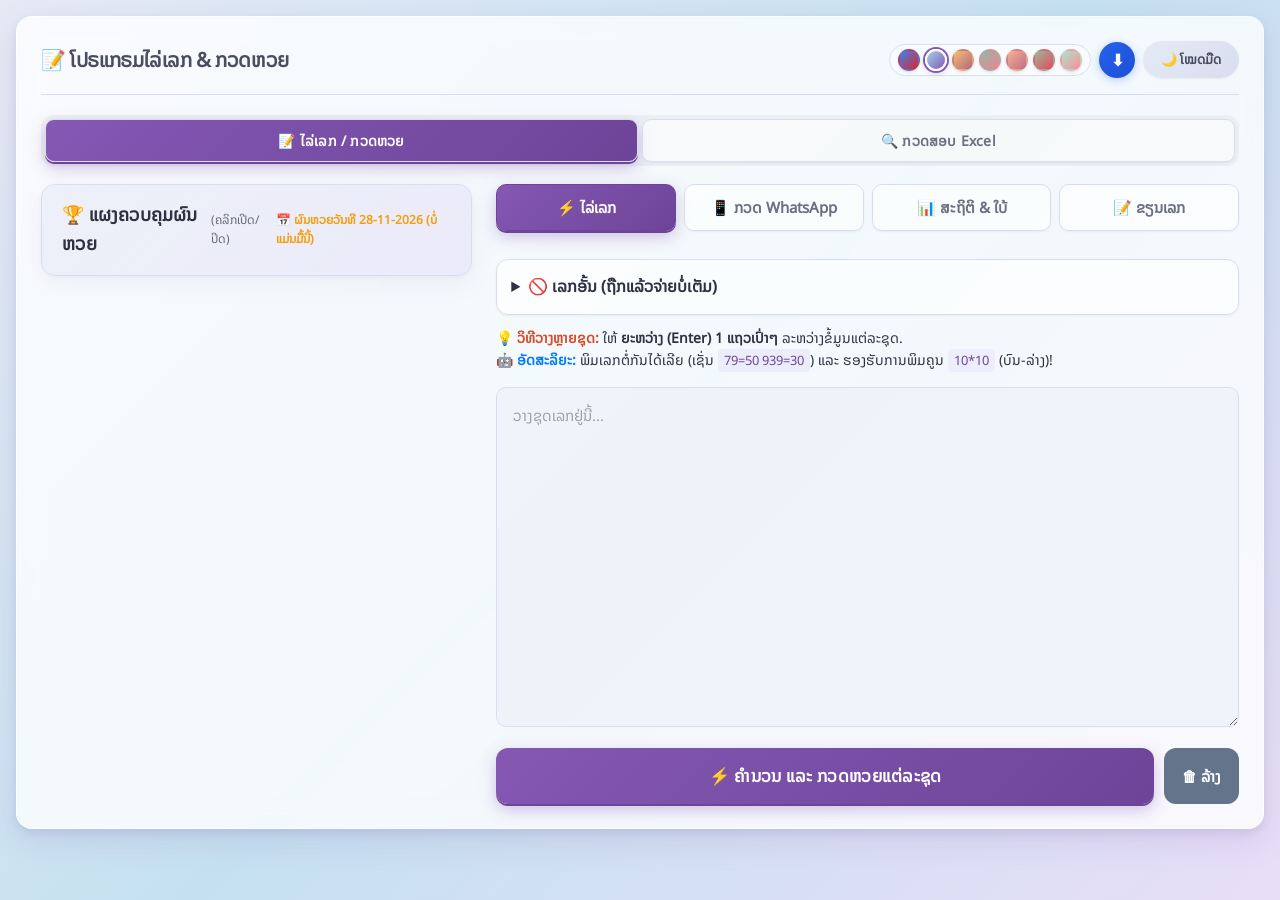
<file: index.html>
<!DOCTYPE html>
<html lang="th">
<head>
    <meta charset="UTF-8">
    <meta name="viewport" content="width=device-width, initial-scale=1">
    <title>ໂປຣແກຣມ ໄລ່ເລກ ແລະ ກວດຫວຍ</title>
    <style>
        @font-face {
            font-family: 'MyOfflineLaoFont';
            src: url('NotoSansLao-Regular.ttf') format('truetype');
        }

        *, *::before, *::after {
            font-family: 'MyOfflineLaoFont', Tahoma, sans-serif;
            box-sizing: border-box;
        }

        /* ═══════════ Custom Scrollbar ═══════════ */
        ::-webkit-scrollbar { width: 8px; height: 8px; }
        ::-webkit-scrollbar-track { background: transparent; }
        ::-webkit-scrollbar-thumb { background: #c4c4c4; border-radius: 10px; }
        ::-webkit-scrollbar-thumb:hover { background: #999; }
        body.dark-mode ::-webkit-scrollbar-thumb { background: #555; }
        body.dark-mode ::-webkit-scrollbar-thumb:hover { background: #777; }

        /* ═══════════ Base ═══════════ */
        body {
            padding: 16px;
            background: linear-gradient(135deg, #f5f7fa 0%, #e4e8ec 100%);
            color: #2d3436;
            transition: background 0.4s ease, color 0.4s ease;
            line-height: 1.6;
            margin: 0;
            min-height: 100vh;
        }

        .container {
            max-width: 1440px;
            margin: 0 auto;
            background: rgba(255,255,255, 0.85);
            backdrop-filter: blur(12px);
            -webkit-backdrop-filter: blur(12px);
            padding: 24px;
            border-radius: 16px;
            border: 1px solid rgba(255,255,255,0.6);
            box-shadow: 0 8px 32px rgba(0,0,0,0.08);
            transition: all 0.4s ease;
        }

        .header-row {
            display: flex;
            flex-wrap: wrap;          /* ມືຖື: ໃຫ້ປຸ່ມຕົກແຖວໄດ້ ບໍ່ດັ່ງນັ້ນຈະລົ້ນອອກນອກຈໍ */
            gap: 10px;
            justify-content: space-between;
            align-items: center;
            margin-bottom: 20px;
            border-bottom: 1px solid rgba(0,0,0,0.06);
            padding-bottom: 16px;
        }
        .header-row h2 { margin: 0; font-size: 20px; letter-spacing: -0.3px; color: #1a1a2e; }

        .theme-btn {
            background: linear-gradient(135deg, #e8eaed, #d4d7dc);
            color: #444;
            border: none;
            padding: 8px 18px;
            border-radius: 24px;
            cursor: pointer;
            font-size: 13px;
            font-weight: 600;
            transition: all 0.3s ease;
            box-shadow: 0 2px 8px rgba(0,0,0,0.06);
        }
        .theme-btn:hover { transform: translateY(-1px); box-shadow: 0 4px 12px rgba(0,0,0,0.1); }

        /* ═══════════ Layout ═══════════ */
        .main-layout {
            display: flex;
            flex-wrap: wrap;
            gap: 24px;
            align-items: flex-start;
        }
        .left-panel {
            flex: 1 1 360px;
            position: sticky;
            top: 16px;
        }
        .right-panel {
            flex: 2 1 600px;
            display: flex;
            flex-direction: column;
        }
        /* ຈໍແຄບ (tablet/ມືຖື): ແຜງລົງມາຢູ່ເທິງສຸດເຕັມຄວາມກວ້າງ ➔ ຕ້ອງປິດ sticky
           ບໍ່ດັ່ງນັ້ນ ຕອນເລື່ອນລົງ ແຜງຈະຄ້າງບັງບ່ອນ paste ເລກ */
        @media (max-width: 1100px) {
            .left-panel { position: static; top: auto; }
        }

        /* ═══════════ Win Box (Lottery Panel) ═══════════ */
        .win-box {
            background: linear-gradient(135deg, #fffbeb 0%, #fef3c7 100%);
            border: 1px solid #fde68a;
            padding: 16px 20px;
            border-radius: 14px;
            transition: all 0.3s ease;
            margin-bottom: 0;
            box-shadow: 0 2px 12px rgba(251,191,36,0.08);
        }
        .win-box summary {
            cursor: pointer;
            outline: none;
            display: flex;
            justify-content: space-between;
            align-items: center;
            user-select: none;
        }
        .win-box summary::-webkit-details-marker { display: none; }

        /* ═══════════ Lotto Cards ═══════════ */
        .lotto-grid {
            display: grid;
            grid-template-columns: repeat(auto-fill, minmax(145px, 1fr));
            gap: 10px;
            margin-top: 14px;
        }
        .lotto-card {
            background: rgba(255,255,255,0.75);
            border: 1px solid rgba(0,0,0,0.06);
            padding: 12px;
            border-radius: 12px;
            transition: all 0.25s ease;
            backdrop-filter: blur(4px);
        }
        .lotto-card:hover {
            transform: translateY(-2px);
            box-shadow: 0 6px 20px rgba(0,0,0,0.06);
            border-color: rgba(251,191,36,0.3);
        }
        .lotto-header {
            display: flex;
            justify-content: space-between;
            align-items: center;
            margin-bottom: 8px;
        }
        .lotto-title-input {
            border: none;
            background: transparent;
            font-weight: 700;
            color: #92400e;
            width: 80px;
            font-size: 14px;
            font-family: inherit;
            transition: border-color 0.2s;
        }
        .lotto-title-input:focus { outline: none; border-bottom: 2px solid #f59e0b; }
        /* ຊື່ຫວຍຕາຍຕົວ — ປ່ຽນບໍ່ໄດ້ (ກັນພິມທັບໂດຍບັງເອີນ ໂດຍສະເພາະໃນມືຖື) */
        .lotto-title-input[readonly] { cursor: default; user-select: none; pointer-events: none; }

        .lotto-input {
            width: 100%;
            padding: 7px 6px;
            border: 1.5px solid #e0e0e0;
            border-radius: 8px;
            font-size: 13px;
            font-family: inherit;
            transition: all 0.25s ease;
            text-align: center;
            font-weight: 700;
            background: rgba(255,255,255,0.9);
            color: #1a1a2e;
        }
        .lotto-input:focus { outline: none; border-color: #3b82f6; box-shadow: 0 0 0 3px rgba(59,130,246,0.15); }
        .lotto-input[readonly] { background: #fef9c3; border-color: #facc15; color: #78350f; cursor: not-allowed; }

        .fetch-btn {
            width: 100%;
            margin-top: 5px;
            padding: 4px 6px;
            font-size: 11px;
            font-family: inherit;
            background: linear-gradient(135deg, #2563eb, #1d4ed8);
            color: #fff;
            border: none;
            border-radius: 6px;
            cursor: pointer;
            transition: all 0.25s ease;
            font-weight: 500;
        }
        .fetch-btn:hover { transform: translateY(-1px); box-shadow: 0 3px 10px rgba(37,99,235,0.3); }
        .fetch-btn:disabled { opacity: 0.5; cursor: default; transform: none; box-shadow: none; }

        #lockResultsBtn {
            width: 100%;
            padding: 8px;
            font-size: 13px;
            font-family: inherit;
            color: #fff;
            border: none;
            border-radius: 8px;
            cursor: pointer;
            margin-bottom: 6px;
            font-weight: 700;
            transition: all 0.3s ease;
            letter-spacing: 0.3px;
        }
        #lockResultsBtn:hover { transform: translateY(-1px); box-shadow: 0 4px 14px rgba(0,0,0,0.15); }

        /* ═══════════ Toggle Switch ═══════════ */
        .switch { position: relative; display: inline-block; width: 38px; height: 22px; margin: 0; }
        .switch input { opacity: 0; width: 0; height: 0; }
        .slider {
            position: absolute; cursor: pointer; top: 0; left: 0; right: 0; bottom: 0;
            background-color: #d1d5db;
            transition: all 0.35s cubic-bezier(0.4, 0, 0.2, 1);
            border-radius: 20px;
        }
        .slider:before {
            position: absolute; content: "";
            height: 16px; width: 16px; left: 3px; bottom: 3px;
            background-color: white;
            transition: all 0.35s cubic-bezier(0.4, 0, 0.2, 1);
            border-radius: 50%;
            box-shadow: 0 1px 4px rgba(0,0,0,0.2);
        }
        input:checked + .slider { background: linear-gradient(135deg, #22c55e, #16a34a); }
        input:checked + .slider:before { transform: translateX(16px); }

        /* ═══════════ Hit Badge ═══════════ */
        .hit-badge {
            background: linear-gradient(135deg, #fef3c7, #fde68a);
            color: #78350f;
            padding: 12px 16px;
            border-radius: 10px;
            display: block;
            margin-top: 10px;
            font-size: 14px;
            width: 100%;
            line-height: 1.7;
            border: 1px solid rgba(251,191,36,0.3);
        }

        /* ═══════════ Textarea ═══════════ */
        textarea {
            width: 100%;
            min-height: 340px;
            padding: 16px;
            font-size: 15px;
            margin-bottom: 14px;
            border: 1.5px solid #e0e0e0;
            border-radius: 12px;
            background: rgba(255,255,255,0.9);
            color: #2d3436;
            transition: all 0.3s ease;
            resize: vertical;
            line-height: 1.6;
        }
        textarea:focus { outline: none; border-color: #3b82f6; box-shadow: 0 0 0 3px rgba(59,130,246,0.1); }
        textarea::placeholder { color: #9ca3af; }

        /* ═══════════ Calc Button ═══════════ */
        button.calc-btn {
            background: linear-gradient(135deg, #ef4444, #dc2626);
            color: white;
            border: none;
            padding: 14px 20px;
            font-size: 17px;
            cursor: pointer;
            border-radius: 12px;
            width: 100%;
            font-weight: 700;
            transition: all 0.3s ease;
            letter-spacing: 0.3px;
            box-shadow: 0 4px 14px rgba(239,68,68,0.25);
        }
        button.calc-btn:hover { transform: translateY(-2px); box-shadow: 0 6px 20px rgba(239,68,68,0.35); }
        button.calc-btn:active { transform: translateY(0); }

        /* ປຸ່ມຄຳນວນ + ລ້າງ ຢູ່ແຖວດຽວກັນ */
        .calc-row { display: flex; gap: 10px; align-items: stretch; }
        .calc-row button.calc-btn { width: auto; flex: 1; }
        button.clear-btn {
            background: #64748b; color: #fff; border: none; padding: 14px 18px;
            font-size: 15px; cursor: pointer; border-radius: 12px; font-weight: 700;
            flex: none; white-space: nowrap; transition: background 0.2s ease;
        }
        button.clear-btn:hover { background: #475569; }

        /* ແທັບ ຂຽນເລກ: ຝັງ KhianPad ດ້ວຍ iframe */
        .notepad-frame {
            width: 100%; height: calc(100vh - 230px); min-height: 420px;
            border: 1px solid #cbd5e1; border-radius: 10px; background: #fff; display: block;
        }
        body.dark-mode .notepad-frame { border-color: #475569; }

        /* ═══════════ Result Box ═══════════ */
        .result-box {
            margin-top: 20px;
            padding: 20px;
            border: 1px solid rgba(0,0,0,0.06);
            background: rgba(255,255,255,0.8);
            border-radius: 14px;
            box-shadow: 0 2px 12px rgba(0,0,0,0.03);
            transition: all 0.3s ease;
        }
        .summary-title {
            color: #1e293b;
            margin-top: 0;
            border-bottom: 1px solid rgba(0,0,0,0.06);
            padding-bottom: 10px;
            margin-bottom: 16px;
            font-size: 16px;
        }

        .summary-list-container {
            background: rgba(249,250,251,0.8);
            border: 1px solid rgba(0,0,0,0.05);
            border-radius: 12px;
            margin-bottom: 20px;
            overflow: hidden;
        }
        .summary-list-item {
            padding: 12px 16px;
            border-bottom: 1px solid rgba(0,0,0,0.04);
            display: flex;
            flex-direction: column;
            font-size: 15px;
            transition: background 0.2s;
        }
        .summary-list-item:last-child { border-bottom: none; }
        .summary-list-item:hover { background: rgba(0,0,0,0.015); }
        .set-name { font-weight: 700; color: #16a34a; }

        details.detail-box {
            margin-bottom: 10px;
            background: rgba(249,250,251,0.7);
            border: 1px solid rgba(0,0,0,0.06);
            border-radius: 12px;
            padding: 12px 16px;
            transition: all 0.3s ease;
        }
        details.detail-box[open] { box-shadow: 0 2px 12px rgba(0,0,0,0.04); }
        details.detail-box summary {
            cursor: pointer; font-size: 14px; font-weight: 700;
            outline: none; list-style: none;
            display: flex; justify-content: space-between; align-items: center;
            user-select: none;
        }
        details.detail-box summary::-webkit-details-marker { display: none; }
        .detail-content { margin-top: 14px; border-top: 1px dashed rgba(0,0,0,0.1); padding-top: 14px; font-size: 14px; }

        .detail-content p { margin: 5px 0; }
        .detail-content h4 { margin: 14px 0 6px 0; color: #dc2626; font-size: 14px; }
        .detail-content ul { margin-top: 0; margin-bottom: 10px; padding-left: 20px; }
        .detail-content li { padding: 3px 0; }

        .highlight { color: #ef4444; font-weight: 700; }
        .badge {
            background: linear-gradient(135deg, #e5e7eb, #f3f4f6);
            padding: 3px 10px;
            border-radius: 20px;
            font-size: 12px;
            color: #374151;
            font-weight: 600;
        }
        .total-box {
            background: linear-gradient(135deg, #dcfce7, #bbf7d0);
            color: #166534;
            padding: 12px 16px;
            border-radius: 10px;
            font-size: 15px;
            font-weight: 700;
            margin-top: 10px;
            border-left: 4px solid #22c55e;
        }

        .price-text { color: #dc2626; font-size: 17px; font-weight: 700; }
        .success-text { color: #16a34a; font-weight: 700; margin: 6px 0; }
        .error-text { color: #ef4444; font-weight: 700; }
        .sub-text { color: #6b7280; font-size: 13px; font-weight: normal; }

        /* ═══════════ Baht color ═══════════ */
        .price-text.baht-price { color: #d97706; }
        .total-box.baht-box { background: linear-gradient(135deg, #fefce8, #fef9c3); color: #a16207; border-left-color: #f59e0b; }

        /* ═══════════════════════════════════════════
           DARK MODE
           ═══════════════════════════════════════════ */
        body.dark-mode {
            background: linear-gradient(135deg, #0f172a 0%, #1e1b4b 100%);
            color: #e2e8f0;
        }
        body.dark-mode .container {
            background: rgba(30,41,59,0.85);
            backdrop-filter: blur(16px);
            -webkit-backdrop-filter: blur(16px);
            border-color: rgba(255,255,255,0.06);
            box-shadow: 0 8px 32px rgba(0,0,0,0.3);
        }
        body.dark-mode .header-row { border-bottom-color: rgba(255,255,255,0.06); }
        body.dark-mode .header-row h2 { color: #f1f5f9; }
        body.dark-mode .theme-btn {
            background: linear-gradient(135deg, #334155, #475569);
            color: #e2e8f0;
            box-shadow: 0 2px 8px rgba(0,0,0,0.2);
        }
        body.dark-mode .theme-btn:hover { box-shadow: 0 4px 16px rgba(0,0,0,0.3); }

        body.dark-mode textarea {
            background: rgba(15,23,42,0.7);
            color: #e2e8f0;
            border-color: rgba(255,255,255,0.08);
        }
        body.dark-mode textarea:focus { border-color: #3b82f6; box-shadow: 0 0 0 3px rgba(59,130,246,0.15); }
        body.dark-mode textarea::placeholder { color: #64748b; }

        body.dark-mode .win-box {
            background: linear-gradient(135deg, rgba(120,53,15,0.25), rgba(146,64,14,0.2));
            border-color: rgba(251,191,36,0.2);
            color: #fde68a;
            box-shadow: 0 2px 12px rgba(0,0,0,0.15);
        }
        body.dark-mode .lotto-card {
            background: rgba(15,23,42,0.5);
            border-color: rgba(251,191,36,0.12);
        }
        body.dark-mode .lotto-card:hover {
            border-color: rgba(251,191,36,0.3);
            box-shadow: 0 4px 16px rgba(0,0,0,0.2);
        }
        body.dark-mode .lotto-title-input { color: #fcd34d; }
        body.dark-mode .lotto-title-input:focus { border-bottom-color: #f59e0b; }
        body.dark-mode .lotto-input {
            background: rgba(15,23,42,0.6);
            color: #fcd34d;
            border-color: rgba(255,255,255,0.1);
        }
        body.dark-mode .lotto-input:focus {
            border-color: #3b82f6;
            box-shadow: 0 0 0 3px rgba(59,130,246,0.2);
        }
        body.dark-mode .lotto-input[readonly] {
            background: rgba(120,53,15,0.25);
            border-color: #f59e0b;
            color: #fdba74;
        }
        body.dark-mode .slider { background-color: #475569; }
        body.dark-mode .fetch-btn { background: linear-gradient(135deg, #2563eb, #1e40af); }
        body.dark-mode .fetch-btn:hover { box-shadow: 0 3px 12px rgba(37,99,235,0.4); }

        body.dark-mode .hit-badge {
            background: linear-gradient(135deg, rgba(120,53,15,0.35), rgba(146,64,14,0.25));
            color: #fde68a;
            border-color: rgba(251,191,36,0.25);
        }

        body.dark-mode .summary-list-container {
            background: rgba(15,23,42,0.5);
            border-color: rgba(255,255,255,0.05);
        }
        body.dark-mode .summary-list-item { border-bottom-color: rgba(255,255,255,0.04); }
        body.dark-mode .summary-list-item:hover { background: rgba(255,255,255,0.02); }
        body.dark-mode .set-name { color: #4ade80; }

        body.dark-mode details.detail-box {
            background: rgba(15,23,42,0.5);
            border-color: rgba(255,255,255,0.06);
        }
        body.dark-mode details.detail-box[open] { box-shadow: 0 2px 12px rgba(0,0,0,0.2); }
        body.dark-mode .detail-content { border-color: rgba(255,255,255,0.06); }

        body.dark-mode .result-box {
            background: rgba(15,23,42,0.5);
            border-color: rgba(255,255,255,0.05);
        }
        body.dark-mode .summary-title { border-bottom-color: rgba(255,255,255,0.06); color: #f1f5f9; }
        body.dark-mode h4 { color: #fb923c; }
        body.dark-mode .highlight { color: #f87171; }
        body.dark-mode .badge { background: rgba(255,255,255,0.08); color: #cbd5e1; }
        body.dark-mode .total-box {
            background: linear-gradient(135deg, rgba(22,101,52,0.3), rgba(21,128,61,0.2));
            color: #86efac;
            border-left-color: #22c55e;
        }
        body.dark-mode .price-text { color: #f87171; }
        body.dark-mode .success-text { color: #4ade80; }
        body.dark-mode .error-text { color: #f87171; }
        body.dark-mode .sub-text { color: #94a3b8; }

        /* Dark Mode Baht */
        body.dark-mode .price-text.baht-price { color: #fbbf24; }
        body.dark-mode .total-box.baht-box {
            background: linear-gradient(135deg, rgba(146,64,14,0.25), rgba(120,53,15,0.2));
            color: #fbbf24;
            border-left-color: #f59e0b;
        }

        /* ═══════════ Tab System ═══════════ */
        .tab-row { display: flex; gap: 8px; margin-bottom: 16px; }
        .tab-btn {
            flex: 1;
            padding: 10px 16px;
            border: 1.5px solid rgba(0,0,0,0.08);
            background: rgba(255,255,255,0.6);
            border-radius: 10px;
            cursor: pointer;
            font-size: 15px;
            font-weight: 700;
            transition: all 0.3s ease;
            font-family: inherit;
            color: #64748b;
        }
        .tab-btn.active {
            background: linear-gradient(135deg, #ef4444, #dc2626);
            color: white;
            border-color: transparent;
            box-shadow: 0 4px 14px rgba(239,68,68,0.25);
        }
        .tab-btn:hover:not(.active) { background: rgba(0,0,0,0.04); color: #334155; }
        body.dark-mode .tab-btn {
            background: rgba(30,41,59,0.6);
            color: #94a3b8;
            border-color: rgba(255,255,255,0.06);
        }
        body.dark-mode .tab-btn.active {
            background: linear-gradient(135deg, #ef4444, #dc2626);
            border-color: transparent;
            color: white;
            box-shadow: 0 4px 14px rgba(239,68,68,0.3);
        }
        body.dark-mode .tab-btn:hover:not(.active) { background: rgba(255,255,255,0.04); color: #cbd5e1; }

        /* ═══════════ WhatsApp Mode ═══════════ */
        .draw-section-header {
            padding: 10px 16px;
            border-radius: 10px;
            margin: 18px 0 8px 0;
            font-size: 15px;
            transition: all 0.3s ease;
        }
        .draw-section-header.bot {
            background: linear-gradient(135deg, #dcfce7, #bbf7d0);
            border-left: 4px solid #22c55e;
            color: #166534;
        }
        .draw-section-header.top {
            background: linear-gradient(135deg, #dbeafe, #bfdbfe);
            border-left: 4px solid #3b82f6;
            color: #1e40af;
        }
        .draw-section-header.outside {
            background: linear-gradient(135deg, #f1f5f9, #e2e8f0);
            border-left: 4px solid #94a3b8;
            color: #64748b;
        }
        .draw-section-header.both {
            background: linear-gradient(135deg, #fefce8, #fef9c3);
            border-left: 4px solid #eab308;
            color: #854d0e;
        }
        body.dark-mode .draw-section-header.bot {
            background: linear-gradient(135deg, rgba(22,101,52,0.2), rgba(21,128,61,0.15));
            color: #86efac;
            border-left-color: #22c55e;
        }
        body.dark-mode .draw-section-header.top {
            background: linear-gradient(135deg, rgba(30,64,175,0.2), rgba(37,99,235,0.15));
            color: #93c5fd;
            border-left-color: #3b82f6;
        }
        body.dark-mode .draw-section-header.outside {
            background: rgba(30,41,59,0.4);
            color: #94a3b8;
            border-left-color: #64748b;
        }
        body.dark-mode .draw-section-header.both {
            background: linear-gradient(135deg, rgba(146,64,14,0.2), rgba(120,53,15,0.15));
            color: #fde68a;
            border-left-color: #eab308;
        }
        .wa-block-header {
            font-size: 11px;
            color: #94a3b8;
            padding: 2px 8px;
            background: rgba(0,0,0,0.04);
            border-radius: 6px;
            margin-right: 5px;
            font-weight: 500;
        }
        body.dark-mode .wa-block-header { background: rgba(255,255,255,0.06); color: #94a3b8; }
        .wa-draw-total {
            background: linear-gradient(135deg, #ecfdf5, #d1fae5);
            border: 1px solid rgba(34,197,94,0.2);
            border-radius: 10px;
            padding: 10px 16px;
            margin: 8px 0 5px 0;
            font-weight: 700;
            font-size: 15px;
        }
        body.dark-mode .wa-draw-total {
            background: linear-gradient(135deg, rgba(22,101,52,0.2), rgba(21,128,61,0.15));
            border-color: rgba(34,197,94,0.15);
            color: #86efac;
        }

        /* ═══════════ Hover Preview (closed panel) ═══════════ */
        .hover-preview {
            display: none;
            margin-top: 8px;
            padding: 10px 14px;
            background: linear-gradient(135deg, #fffbeb, #fef3c7);
            border: 1px solid #fde68a;
            border-radius: 12px;
            font-size: 13px;
            line-height: 1.8;
            box-shadow: 0 4px 16px rgba(0,0,0,0.08);
            animation: fadeIn 0.2s ease;
        }
        body.dark-mode .hover-preview {
            background: linear-gradient(135deg, rgba(120,53,15,0.25), rgba(146,64,14,0.2));
            border-color: rgba(251,191,36,0.2);
            color: #fde68a;
        }
        .hover-preview .hp-item { display: flex; justify-content: space-between; align-items: center; padding: 2px 0; }
        .hover-preview .hp-name { font-weight: 700; color: #92400e; min-width: 70px; }
        .hover-preview .hp-nums { font-weight: 700; letter-spacing: 1px; }
        .hover-preview .hp-top { color: #dc2626; }
        .hover-preview .hp-bot { color: #2563eb; }
        body.dark-mode .hover-preview .hp-name { color: #fcd34d; }
        body.dark-mode .hover-preview .hp-top { color: #f87171; }
        body.dark-mode .hover-preview .hp-bot { color: #60a5fa; }

        /* Always show preview when panel is closed */
        .hover-preview.has-data { display: block; }
        #lottoDetails[open] ~ .hover-preview { display: none !important; }

        /* Hide manual paste buttons unless user toggles them on */
        body.hide-manual .manual-buttons { display: none !important; }

        /* ═══════════ Stats Tab ═══════════ */
        .stats-row { display: flex; align-items: center; gap: 8px; margin: 6px 0; flex-wrap: wrap; }
        .stats-row label { display: flex; align-items: center; gap: 4px; font-size: 14px; cursor: pointer; }
        .stats-row input[type="text"], .stats-row input[type="date"], .stats-row input[type="number"], .stats-row select, .stats-row textarea {
            padding: 6px 10px; border-radius: 6px; border: 1px solid #cbd5e1; font-family: inherit;
        }
        .stats-row button { padding: 6px 12px; border-radius: 6px; border: 1px solid #cbd5e1; background: #f1f5f9; cursor: pointer; font-family: inherit; }
        .stats-row button:hover { background: #e2e8f0; }
        .stats-meta { color: #64748b; font-size: 13px; margin-left: auto; }
        .stats-section { margin: 12px 0; padding: 10px 14px; border: 1px solid #e2e8f0; border-radius: 10px; background: #f8fafc; }
        .stats-section > summary { cursor: pointer; font-weight: 600; padding: 4px 0; }
        .stats-section .stats-sub { cursor: pointer; font-size: 13px; color: #64748b; padding: 4px 0; }
        .stats-section textarea { width: 100%; box-sizing: border-box; padding: 8px; border-radius: 6px; border: 1px solid #cbd5e1; font-family: monospace; font-size: 13px; }
        .stats-hint { font-size: 12px; color: #64748b; margin: 6px 0; }
        .stats-grid { display: grid; grid-template-columns: repeat(auto-fit, minmax(240px, 1fr)); gap: 10px; margin-top: 8px; }
        .stat-card { padding: 10px; border-radius: 8px; background: #fff; border: 1px solid #e2e8f0; }
        .stat-card h4 { margin: 0 0 6px 0; font-size: 14px; color: #1e40af; }
        .stat-card ol { margin: 0; padding-left: 22px; font-size: 13px; }
        .stat-card .num { font-weight: 700; font-family: monospace; }
        .stat-card .meta { color: #64748b; font-size: 12px; }
        .pred-result { padding: 10px; background: #fef9c3; border: 1px solid #fde047; border-radius: 8px; margin-top: 6px; }
        .pred-result h4 { margin: 0 0 4px 0; font-size: 14px; }
        .pred-result .nums { font-family: monospace; font-size: 16px; font-weight: 700; letter-spacing: 2px; color: #854d0e; }
        .pred-result button { margin-top: 6px; }
        .pinned-item { padding: 8px 10px; background: #fff; border: 1px solid #e2e8f0; border-radius: 6px; margin: 4px 0; font-size: 13px; display: flex; gap: 10px; align-items: center; flex-wrap: wrap; }
        .pinned-item.hit { background: #dcfce7; border-color: #86efac; }
        .pinned-item.miss { background: #fee2e2; border-color: #fca5a5; }
        .pinned-item button { padding: 2px 8px; font-size: 12px; }
        .hit-rate-box { display: grid; grid-template-columns: repeat(auto-fit, minmax(140px, 1fr)); gap: 6px; margin: 8px 0; }
        .hit-rate-cell { padding: 6px 10px; background: #fff; border: 1px solid #e2e8f0; border-radius: 6px; font-size: 13px; }
        body.dark-mode .stats-section { background: #1e293b; border-color: #475569; color: #f1f5f9; }
        body.dark-mode .stats-section > summary { color: #f8fafc; }
        body.dark-mode .stat-card, body.dark-mode .pinned-item, body.dark-mode .hit-rate-cell { background: #0f172a; border-color: #475569; color: #f1f5f9; }
        body.dark-mode .stats-row, body.dark-mode .stats-row label { color: #f1f5f9; }
        body.dark-mode .stats-row input, body.dark-mode .stats-row select, body.dark-mode .stats-row textarea, body.dark-mode .stats-section textarea { background: #0f172a; color: #f8fafc; border-color: #64748b; }
        body.dark-mode .stats-row button { background: #475569; color: #f8fafc; border-color: #64748b; }
        body.dark-mode .stats-row button:hover { background: #64748b; }
        body.dark-mode .stat-card h4 { color: #fbbf24; }
        body.dark-mode .stat-card .meta, body.dark-mode .stats-meta, body.dark-mode .stats-hint, body.dark-mode .pinned-item .meta { color: #cbd5e1; }
        body.dark-mode .stat-card .num, body.dark-mode .pinned-item .num { color: #fde68a; }
        body.dark-mode .pred-result { background: #1e1b0e; border-color: #d97706; color: #fef3c7; }
        body.dark-mode .pred-result h4 { color: #fcd34d; }
        body.dark-mode .pred-result .nums { color: #fef9c3; text-shadow: 0 0 8px rgba(251,191,36,0.3); }
        body.dark-mode .pred-result .meta { color: #fcd34d; }
        body.dark-mode .pred-result button { background: #475569; color: #f8fafc; border-color: #64748b; padding: 4px 12px; border-radius: 6px; cursor: pointer; }
        body.dark-mode .pinned-item.hit { background: #064e3b; border-color: #10b981; color: #d1fae5; }
        body.dark-mode .pinned-item.miss { background: #7f1d1d; border-color: #ef4444; color: #fecaca; }
        body.dark-mode .pinned-item.hit .meta, body.dark-mode .pinned-item.miss .meta { color: inherit; opacity: 0.85; }
        body.dark-mode #statsHistory table th { color: #fbbf24; border-bottom: 1px solid #475569; padding: 4px; }
        body.dark-mode #statsHistory table td { color: #f1f5f9; padding: 3px 4px; border-bottom: 1px solid #334155; }

        /* ═══════════ Animations ═══════════ */
        @keyframes fadeIn { from { opacity: 0; transform: translateY(8px); } to { opacity: 1; transform: translateY(0); } }
        .result-box { animation: fadeIn 0.3s ease; }

        /* ═══════════ Top Page Navigation ═══════════ */
        .page-nav {
            display: flex;
            gap: 4px;
            background: rgba(0,0,0,0.04);
            padding: 4px;
            border-radius: 12px;
            margin-bottom: 18px;
        }
        .page-nav-btn {
            flex: 1;
            padding: 9px 16px;
            border: none;
            background: transparent;
            border-radius: 9px;
            cursor: pointer;
            font-size: 14px;
            font-weight: 700;
            transition: all 0.3s ease;
            font-family: inherit;
            color: #64748b;
            letter-spacing: 0.2px;
        }
        .page-nav-btn.active {
            background: white;
            color: #1e293b;
            box-shadow: 0 2px 8px rgba(0,0,0,0.08);
        }
        .page-nav-btn:hover:not(.active) { color: #334155; background: rgba(0,0,0,0.03); }
        body.dark-mode .page-nav { background: rgba(255,255,255,0.04); }
        body.dark-mode .page-nav-btn { color: #94a3b8; }
        body.dark-mode .page-nav-btn.active {
            background: rgba(255,255,255,0.08);
            color: #f1f5f9;
            box-shadow: 0 2px 8px rgba(0,0,0,0.15);
        }
        body.dark-mode .page-nav-btn:hover:not(.active) { color: #cbd5e1; background: rgba(255,255,255,0.03); }

        .page-section { display: none; }
        .page-section.active { display: block; animation: fadeIn 0.3s ease; }

        /* ═══════════ Compare Page Styles ═══════════ */
        .compare-flex { display: flex; gap: 16px; margin-bottom: 18px; }
        .compare-box { flex: 1; }
        .compare-box h3 { margin: 0 0 8px 0; color: #16a34a; font-size: 15px; text-align: center; font-weight: 700; }
        body.dark-mode .compare-box h3 { color: #4ade80; }
        .compare-desc { color: #64748b; text-align: center; margin-bottom: 18px; font-size: 14px; line-height: 1.7; }
        body.dark-mode .compare-desc { color: #94a3b8; }

        button.compare-btn {
            background: linear-gradient(135deg, #3b82f6, #2563eb);
            color: white;
            border: none;
            padding: 14px 20px;
            font-size: 17px;
            cursor: pointer;
            border-radius: 12px;
            width: 100%;
            font-weight: 700;
            transition: all 0.3s ease;
            margin-bottom: 20px;
            letter-spacing: 0.3px;
            box-shadow: 0 4px 14px rgba(59,130,246,0.25);
        }
        button.compare-btn:hover { transform: translateY(-2px); box-shadow: 0 6px 20px rgba(59,130,246,0.35); }
        button.compare-btn:active { transform: translateY(0); }
        body.dark-mode button.compare-btn { box-shadow: 0 4px 14px rgba(59,130,246,0.3); }

        .cmp-table {
            width: 100%;
            border-collapse: separate;
            border-spacing: 0;
            margin-top: 14px;
            background: rgba(255,255,255,0.8);
            border-radius: 12px;
            overflow: hidden;
            border: 1px solid rgba(0,0,0,0.06);
        }
        .cmp-table th, .cmp-table td { border-bottom: 1px solid rgba(0,0,0,0.05); padding: 11px 14px; text-align: center; }
        .cmp-table th {
            background: linear-gradient(135deg, #f1f5f9, #e2e8f0);
            color: #334155;
            font-size: 13px;
            font-weight: 700;
            position: sticky;
            top: 0;
            z-index: 1;
        }
        .cmp-table tr:last-child td { border-bottom: none; }
        .cmp-table tr:nth-child(even) { background: rgba(0,0,0,0.015); }
        .cmp-diff-row { background: rgba(239,68,68,0.06) !important; }
        .cmp-diff-row:hover { background: rgba(239,68,68,0.1) !important; }
        .cmp-val { font-weight: 700; font-size: 15px; }
        .cmp-v1 { color: #d97706; }
        .cmp-v2 { color: #2563eb; }
        .cmp-diff { color: #ef4444; font-weight: 700; }
        .cmp-excel-col {
            background: linear-gradient(135deg, #e5e7eb, #f3f4f6);
            color: #374151;
            padding: 3px 10px;
            border-radius: 6px;
            font-weight: 700;
            font-size: 13px;
            border: 1px solid rgba(0,0,0,0.08);
        }
        .cmp-summary-box {
            background: linear-gradient(135deg, #dcfce7, #bbf7d0);
            border-left: 4px solid #22c55e;
            padding: 16px 20px;
            border-radius: 12px;
            margin-bottom: 18px;
        }
        .cmp-summary-box h3 { margin: 0; color: #166534; font-size: 16px; }
        .cmp-error-box {
            background: linear-gradient(135deg, #fef2f2, #fecaca);
            border-left: 4px solid #ef4444;
            padding: 16px 20px;
            border-radius: 12px;
            margin-bottom: 18px;
        }
        .cmp-error-box h3 { margin: 0; color: #dc2626; font-size: 16px; }

        body.dark-mode .cmp-table {
            background: rgba(15,23,42,0.5);
            border-color: rgba(255,255,255,0.05);
        }
        body.dark-mode .cmp-table th {
            background: linear-gradient(135deg, rgba(30,41,59,0.9), rgba(51,65,85,0.9));
            color: #e2e8f0;
        }
        body.dark-mode .cmp-table th, body.dark-mode .cmp-table td { border-bottom-color: rgba(255,255,255,0.04); }
        body.dark-mode .cmp-table tr:nth-child(even) { background: rgba(255,255,255,0.02); }
        body.dark-mode .cmp-diff-row { background: rgba(239,68,68,0.1) !important; }
        body.dark-mode .cmp-diff-row:hover { background: rgba(239,68,68,0.16) !important; }
        body.dark-mode .cmp-v1 { color: #fbbf24; }
        body.dark-mode .cmp-v2 { color: #60a5fa; }
        body.dark-mode .cmp-diff { color: #f87171; }
        body.dark-mode .cmp-excel-col { background: rgba(255,255,255,0.08); color: #cbd5e1; border-color: rgba(255,255,255,0.1); }
        body.dark-mode .cmp-summary-box {
            background: linear-gradient(135deg, rgba(22,101,52,0.3), rgba(21,128,61,0.2));
            border-left-color: #22c55e;
        }
        body.dark-mode .cmp-summary-box h3 { color: #86efac; }
        body.dark-mode .cmp-error-box {
            background: linear-gradient(135deg, rgba(153,27,27,0.25), rgba(185,28,28,0.2));
            border-left-color: #ef4444;
        }

        /* ═══════════ Go to Bottom (inline, next to theme toggle) ═══════════ */
        #goToBottomBtn {
            width: 36px;
            height: 36px;
            border-radius: 50%;
            background: linear-gradient(135deg, #2563eb, #1d4ed8);
            color: #fff;
            border: none;
            font-size: 16px;
            font-weight: bold;
            cursor: pointer;
            box-shadow: 0 2px 8px rgba(37,99,235,0.3);
            transition: transform 0.2s ease, box-shadow 0.25s, background 0.25s;
            display: flex;
            align-items: center;
            justify-content: center;
            line-height: 1;
            flex-shrink: 0;
        }
        #goToBottomBtn:hover {
            background: linear-gradient(135deg, #1d4ed8, #1e40af);
            transform: translateY(-1px);
            box-shadow: 0 4px 12px rgba(37,99,235,0.45);
        }
        body.dark-mode #goToBottomBtn {
            background: linear-gradient(135deg, #3b82f6, #2563eb);
            box-shadow: 0 2px 8px rgba(59,130,246,0.35);
        }
        body.dark-mode #goToBottomBtn:hover {
            background: linear-gradient(135deg, #2563eb, #1d4ed8);
        }

        /* ═══════════ Back to Top (fixed, bottom right) ═══════════ */
        #backToTopBtn {
            position: fixed;
            right: 20px;
            bottom: 20px;
            width: 40px;
            height: 40px;
            border-radius: 50%;
            background: linear-gradient(135deg, rgba(37,99,235,0.55), rgba(29,78,216,0.55));
            backdrop-filter: blur(6px);
            -webkit-backdrop-filter: blur(6px);
            color: #fff;
            border: 1px solid rgba(255,255,255,0.2);
            font-size: 18px;
            font-weight: bold;
            cursor: pointer;
            box-shadow: 0 2px 10px rgba(0,0,0,0.2);
            opacity: 0;
            visibility: hidden;
            transition: opacity 0.25s ease, transform 0.2s ease, visibility 0.25s, background 0.25s, box-shadow 0.25s;
            z-index: 9998;
            display: flex;
            align-items: center;
            justify-content: center;
            line-height: 1;
        }
        #backToTopBtn.visible {
            opacity: 0.55;
            visibility: visible;
        }
        #backToTopBtn.visible:hover {
            opacity: 1;
            background: linear-gradient(135deg, #2563eb, #1d4ed8);
            transform: translateY(-2px);
            box-shadow: 0 4px 14px rgba(37,99,235,0.5);
        }
        body.dark-mode #backToTopBtn {
            background: linear-gradient(135deg, rgba(59,130,246,0.5), rgba(37,99,235,0.5));
            border-color: rgba(255,255,255,0.15);
        }
        body.dark-mode #backToTopBtn.visible:hover {
            background: linear-gradient(135deg, #3b82f6, #2563eb);
        }
        body.dark-mode .cmp-error-box h3 { color: #fca5a5; }

        @media (max-width: 680px) {
            .compare-flex { flex-direction: column; }
        }

        /* ════════════════════════════════════════════════════════
           ❄️  Cool Tone Theme — Minimal Palette
           A0D2EB sky | E5EAF5 mist | D0BDF4 lavender
           8458B3 plum | 494D5F slate
           ════════════════════════════════════════════════════════ */
        :root {
            --c-sky:        #A0D2EB;
            --c-sky-soft:   #c5e1f0;
            --c-mist:       #E5EAF5;
            --c-mist-deep:  #d8def0;
            --c-lavender:   #D0BDF4;
            --c-lav-soft:   #e8def8;
            --c-plum:       #8458B3;
            --c-plum-deep:  #6e4499;
            --c-slate:      #494D5F;
            --c-slate-soft: #6b6f82;
            --c-text:       #2d3142;
            --c-text-soft:  #5a5e72;
            --c-border:     #d8def0;
            --c-success:    #5fc7a5;
            --c-warn:       #e89a5e;
            --c-danger:     #d96b7e;
            --shadow-sm:    0 1px 2px rgba(73,77,95,0.08);
            --shadow-md:    0 2px 4px rgba(73,77,95,0.08), 0 4px 12px rgba(132,88,179,0.10);
            --shadow-lg:    0 4px 8px rgba(73,77,95,0.10), 0 12px 32px rgba(132,88,179,0.15);
            --shadow-3d-plum:    0 2px 0 0 var(--c-plum-deep), 0 6px 16px rgba(132,88,179,0.35);
            --shadow-3d-lav:     0 2px 0 0 #b59ce6, 0 4px 12px rgba(208,189,244,0.4);
            --shadow-3d-slate:   0 2px 0 0 #383b4a, 0 4px 12px rgba(73,77,95,0.30);
            --shadow-card:  0 1px 3px rgba(73,77,95,0.06), 0 8px 24px rgba(132,88,179,0.08);
            --shadow-card-h:0 4px 8px rgba(73,77,95,0.08), 0 16px 40px rgba(132,88,179,0.18);
        }

        /* ── Base background — cool gradient ── */
        body {
            background: linear-gradient(135deg, var(--c-mist) 0%, var(--c-sky-soft) 50%, var(--c-lav-soft) 100%);
            color: var(--c-text);
        }
        body.dark-mode {
            background: #15182a !important;
            background-image:
                radial-gradient(at 20% 10%, rgba(132,88,179,0.10) 0%, transparent 50%),
                radial-gradient(at 80% 90%, rgba(74,85,123,0.18) 0%, transparent 50%) !important;
            color: var(--c-mist);
        }

        /* ── Theme Picker ── */
        .theme-picker { display: flex; gap: 5px; align-items: center; padding: 4px 8px; border-radius: 20px; background: rgba(255,255,255,0.5); border: 1px solid var(--c-border); }
        .theme-swatch {
            width: 22px; height: 22px; border-radius: 50%;
            cursor: pointer; border: 2px solid transparent;
            transition: transform 0.15s ease, border-color 0.2s ease;
            box-shadow: 0 1px 3px rgba(0,0,0,0.15);
        }
        .theme-swatch:hover { transform: scale(1.15); }
        .theme-swatch.active { border-color: #fff; box-shadow: 0 0 0 2px var(--c-plum), 0 2px 6px rgba(0,0,0,0.2); }
        body.dark-mode .theme-picker { background: rgba(58,61,82,0.7); border-color: rgba(208,189,244,0.2); }
        body.dark-mode .theme-swatch.active { border-color: #1f2233; box-shadow: 0 0 0 2px var(--c-lavender), 0 2px 6px rgba(0,0,0,0.4); }

        /* ── Container glass card ── */
        .container {
            background: rgba(255,255,255,0.78);
            border: 1px solid rgba(255,255,255,0.7);
            box-shadow: var(--shadow-lg);
        }
        body.dark-mode .container {
            background: #1f2233 !important;
            border-color: rgba(208,189,244,0.15) !important;
            box-shadow: 0 8px 40px rgba(0,0,0,0.5) !important;
            backdrop-filter: none !important;
            -webkit-backdrop-filter: none !important;
        }

        /* ── Header & headings ── */
        .header-row { border-bottom: 1px solid var(--c-border); }
        .header-row h2 { color: var(--c-slate); letter-spacing: -0.4px; }
        body.dark-mode .header-row h2 { color: var(--c-lavender); }
        body.dark-mode .header-row { border-bottom-color: rgba(208,189,244,0.15); }

        /* ── Theme button ── */
        .theme-btn {
            background: linear-gradient(135deg, var(--c-mist), var(--c-mist-deep));
            color: var(--c-slate);
            box-shadow: var(--shadow-sm);
        }
        .theme-btn:hover {
            box-shadow: var(--shadow-md);
            transform: translateY(-1px);
        }
        body.dark-mode .theme-btn {
            background: linear-gradient(135deg, #3a3d52, #2e3145);
            color: var(--c-lavender);
        }

        /* ── Tab buttons ── */
        .tab-btn {
            background: rgba(255,255,255,0.6);
            color: var(--c-slate-soft);
            border: 1px solid var(--c-border);
            box-shadow: var(--shadow-sm);
            transition: all 0.25s ease;
        }
        .tab-btn:hover { background: rgba(255,255,255,0.9); transform: translateY(-1px); }
        .tab-btn.active {
            background: linear-gradient(135deg, var(--c-plum), var(--c-plum-deep));
            color: #fff;
            border-color: var(--c-plum-deep);
            box-shadow: var(--shadow-3d-plum);
        }
        body.dark-mode .tab-btn {
            background: #2f3447 !important;
            color: var(--c-mist) !important;
            border: none !important;
            box-shadow: 0 2px 6px rgba(0,0,0,0.3) !important;
            font-weight: 600;
        }
        body.dark-mode .tab-btn:hover {
            background: #3a3f55 !important;
        }
        body.dark-mode .tab-btn.active {
            background: var(--c-plum) !important;
            color: #fff !important;
            border: none !important;
            box-shadow: 0 2px 0 0 var(--c-plum-deep), 0 4px 14px rgba(132,88,179,0.4) !important;
        }

        /* ── Page nav buttons ── */
        .page-nav-btn {
            background: rgba(255,255,255,0.6);
            color: var(--c-slate-soft);
            border: 1px solid var(--c-border);
            box-shadow: var(--shadow-sm);
        }
        .page-nav-btn.active {
            background: linear-gradient(135deg, var(--c-plum), var(--c-plum-deep));
            color: #fff;
            box-shadow: var(--shadow-3d-plum);
        }
        body.dark-mode .page-nav-btn {
            background: #2f3447 !important;
            color: var(--c-mist) !important;
            border: none !important;
            box-shadow: 0 2px 6px rgba(0,0,0,0.3) !important;
            font-weight: 600;
        }
        body.dark-mode .page-nav-btn:hover {
            background: #3a3f55 !important;
        }
        body.dark-mode .page-nav-btn.active {
            background: var(--c-plum) !important;
            color: #fff !important;
            border: none !important;
            box-shadow: 0 2px 0 0 var(--c-plum-deep), 0 4px 14px rgba(132,88,179,0.4) !important;
        }

        /* ── Main calc/process buttons (primary action) ── */
        .calc-btn, .compare-btn {
            background: linear-gradient(135deg, var(--c-plum), var(--c-plum-deep)) !important;
            color: #fff !important;
            border: none !important;
            box-shadow: var(--shadow-3d-plum) !important;
            transition: transform 0.15s ease, box-shadow 0.2s ease !important;
            letter-spacing: 0.3px;
        }
        .calc-btn:hover, .compare-btn:hover {
            transform: translateY(-2px);
            box-shadow: 0 4px 0 0 var(--c-plum-deep), 0 8px 24px rgba(132,88,179,0.45) !important;
        }
        .calc-btn:active, .compare-btn:active {
            transform: translateY(1px);
            box-shadow: 0 1px 0 0 var(--c-plum-deep), 0 2px 8px rgba(132,88,179,0.25) !important;
        }

        /* WhatsApp button = ໃຊ້ style ດຽວກັນກັບ .calc-btn (plum primary) */
        body.dark-mode .calc-btn, body.dark-mode .compare-btn {
            background: var(--c-plum) !important;
            color: #fff !important;
            box-shadow: 0 2px 0 0 var(--c-plum-deep), 0 6px 18px rgba(132,88,179,0.4) !important;
            font-weight: 700;
        }
        body.dark-mode .calc-btn:hover, body.dark-mode .compare-btn:hover {
            background: var(--c-plum-deep) !important;
            box-shadow: 0 4px 0 0 var(--c-plum-deep), 0 10px 26px rgba(132,88,179,0.5) !important;
        }

        /* ── Fetch button dark mode — brighter sky ── */
        body.dark-mode .fetch-btn {
            background: linear-gradient(135deg, var(--c-sky), #7eb8da) !important;
            color: #1f2233 !important;
            box-shadow: 0 1px 0 0 #5b9ec3, 0 4px 12px rgba(160,210,235,0.45) !important;
            font-weight: 700;
        }
        body.dark-mode .fetch-btn:hover {
            box-shadow: 0 2px 0 0 #5b9ec3, 0 6px 16px rgba(160,210,235,0.6) !important;
        }

        /* ── Theme button dark mode (top-right) — brighter ── */
        body.dark-mode .theme-btn {
            background: linear-gradient(135deg, var(--c-lavender), #b59ce6) !important;
            color: #1f2233 !important;
            border: none;
            box-shadow: 0 2px 0 0 #8a6fc4, 0 4px 12px rgba(208,189,244,0.35) !important;
            font-weight: 700;
        }
        body.dark-mode .theme-btn:hover {
            box-shadow: 0 3px 0 0 #8a6fc4, 0 6px 16px rgba(208,189,244,0.5) !important;
        }

        /* ── Lottery cards ── */
        .lotto-card {
            background: rgba(255,255,255,0.85) !important;
            border: 1px solid var(--c-border) !important;
            border-radius: 14px !important;
            box-shadow: var(--shadow-card) !important;
            transition: transform 0.2s ease, box-shadow 0.25s ease !important;
        }
        .lotto-card:hover {
            transform: translateY(-2px);
            box-shadow: var(--shadow-card-h) !important;
        }
        body.dark-mode .lotto-card {
            background: #1a1f30 !important;
            border: 1.5px solid rgba(208,189,244,0.35) !important;
            box-shadow: 0 2px 4px rgba(0,0,0,0.4), 0 6px 18px rgba(0,0,0,0.25) !important;
        }
        body.dark-mode .lotto-card:hover {
            border-color: var(--c-lavender) !important;
            box-shadow: 0 3px 6px rgba(0,0,0,0.45), 0 10px 28px rgba(132,88,179,0.25) !important;
        }
        .lotto-input {
            background: rgba(229,234,245,0.5) !important;
            border: 1px solid var(--c-border) !important;
            color: var(--c-slate) !important;
            border-radius: 8px !important;
            transition: all 0.2s ease;
        }
        .lotto-input:focus {
            background: #fff !important;
            border-color: var(--c-lavender) !important;
            box-shadow: 0 0 0 3px rgba(208,189,244,0.25) !important;
            outline: none !important;
        }
        body.dark-mode .lotto-input {
            background: #252a3d !important;
            color: var(--c-mist) !important;
            border: 1px solid rgba(208,189,244,0.30) !important;
        }
        body.dark-mode .lotto-input:focus {
            background: #2d3247 !important;
            border-color: var(--c-lavender) !important;
            box-shadow: 0 0 0 3px rgba(208,189,244,0.18) !important;
        }

        /* ── Fetch button + small action buttons ── */
        .fetch-btn {
            background: linear-gradient(135deg, var(--c-sky), #7eb8da) !important;
            color: var(--c-slate) !important;
            border: none !important;
            box-shadow: 0 1px 0 0 #5b9ec3, 0 3px 8px rgba(160,210,235,0.4) !important;
            font-weight: 600 !important;
            transition: transform 0.15s ease, box-shadow 0.2s ease !important;
        }
        .fetch-btn:hover {
            transform: translateY(-1px);
            box-shadow: 0 2px 0 0 #5b9ec3, 0 5px 14px rgba(160,210,235,0.55) !important;
        }
        .fetch-btn:active { transform: translateY(1px); }
        body.dark-mode .fetch-btn {
            color: #1f2233 !important;
        }

        /* ── Text inputs (calculator & WhatsApp textareas) ── */
        textarea, input[type="text"], input[type="date"], input[type="number"] {
            background: rgba(229,234,245,0.4);
            border: 1px solid var(--c-border);
            color: var(--c-text);
            border-radius: 10px;
            transition: all 0.2s ease;
        }
        textarea:focus, input[type="text"]:focus, input[type="date"]:focus, input[type="number"]:focus {
            background: #fff;
            border-color: var(--c-lavender);
            box-shadow: 0 0 0 3px rgba(208,189,244,0.22);
            outline: none;
        }
        body.dark-mode textarea, body.dark-mode input[type="text"],
        body.dark-mode input[type="date"], body.dark-mode input[type="number"] {
            background: rgba(58,61,82,0.6) !important;
            color: var(--c-mist) !important;
            border-color: rgba(208,189,244,0.2) !important;
        }

        /* ── Control panel ── */
        .win-box {
            background: linear-gradient(135deg, rgba(229,234,245,0.6), rgba(208,189,244,0.25)) !important;
            border: 1px solid var(--c-border) !important;
            border-radius: 14px !important;
            box-shadow: var(--shadow-card) !important;
        }
        body.dark-mode .win-box {
            background: #15192a !important;
            border: 1.5px solid rgba(208,189,244,0.30) !important;
            box-shadow: inset 0 1px 0 rgba(208,189,244,0.05), 0 4px 16px rgba(0,0,0,0.4) !important;
        }

        /* ── Hover preview ── */
        .hover-preview {
            background: linear-gradient(135deg, var(--c-mist), var(--c-lav-soft)) !important;
            border: 1px solid var(--c-lavender) !important;
            color: var(--c-slate) !important;
            box-shadow: var(--shadow-md) !important;
        }
        .hover-preview .hp-name { color: var(--c-plum) !important; }
        .hover-preview .hp-top  { color: var(--c-plum-deep) !important; }
        .hover-preview .hp-bot  { color: #3a6db3 !important; }
        body.dark-mode .hover-preview {
            background: linear-gradient(135deg, rgba(73,77,95,0.9), rgba(132,88,179,0.25)) !important;
            border-color: rgba(208,189,244,0.3) !important;
            color: var(--c-mist) !important;
        }
        body.dark-mode .hover-preview .hp-name { color: var(--c-lavender) !important; }
        body.dark-mode .hover-preview .hp-top  { color: #c5a5f0 !important; }
        body.dark-mode .hover-preview .hp-bot  { color: var(--c-sky) !important; }

        /* ── Result boxes / detail boxes ── */
        .result-box, .summary-box, .detail-box {
            background: rgba(255,255,255,0.7) !important;
            border: 1px solid var(--c-border) !important;
            border-radius: 12px !important;
            box-shadow: var(--shadow-card) !important;
        }
        body.dark-mode .result-box, body.dark-mode .summary-box, body.dark-mode .detail-box {
            background: rgba(58,61,82,0.8) !important;
            border-color: rgba(208,189,244,0.15) !important;
        }

        /* ── Stats tab ── */
        .stats-section {
            background: rgba(255,255,255,0.6) !important;
            border: 1px solid var(--c-border) !important;
            border-radius: 12px !important;
            box-shadow: var(--shadow-sm) !important;
        }
        .stat-card {
            background: linear-gradient(135deg, rgba(255,255,255,0.95), var(--c-mist)) !important;
            border: 1px solid var(--c-border) !important;
            box-shadow: var(--shadow-sm) !important;
        }
        .stat-card h4 { color: var(--c-plum) !important; }
        .pred-result {
            background: linear-gradient(135deg, var(--c-lav-soft), var(--c-mist)) !important;
            border: 1px solid var(--c-lavender) !important;
            border-radius: 12px !important;
            box-shadow: var(--shadow-md) !important;
        }
        .pred-result h4 { color: var(--c-plum-deep) !important; }
        .pred-result .nums { color: var(--c-plum) !important; }

        /* ── Stats tab — DARK MODE ── */
        body.dark-mode .stats-section {
            background: #2a3045 !important;
            border-color: rgba(208,189,244,0.18) !important;
            color: var(--c-mist) !important;
        }
        body.dark-mode .stats-section > summary { color: var(--c-mist) !important; }
        body.dark-mode .stat-card {
            background: #1f2438 !important;
            border-color: rgba(208,189,244,0.15) !important;
            color: var(--c-mist) !important;
            box-shadow: 0 1px 3px rgba(0,0,0,0.25), 0 2px 8px rgba(132,88,179,0.10) !important;
        }
        body.dark-mode .stat-card h4 { color: var(--c-lavender) !important; }
        body.dark-mode .stat-card .num,
        body.dark-mode .pinned-item .num { color: #fde68a !important; }
        body.dark-mode .stat-card .meta,
        body.dark-mode .stats-meta,
        body.dark-mode .stats-hint,
        body.dark-mode .pinned-item .meta { color: #cbd5e1 !important; }
        body.dark-mode .stats-row,
        body.dark-mode .stats-row label { color: var(--c-mist) !important; }
        body.dark-mode .stats-row input,
        body.dark-mode .stats-row select,
        body.dark-mode .stats-row textarea,
        body.dark-mode .stats-section textarea {
            background: #1a1f30 !important;
            color: var(--c-mist) !important;
            border-color: rgba(208,189,244,0.22) !important;
        }
        body.dark-mode .stats-row button {
            background: var(--c-plum) !important;
            color: #fff !important;
            border: none !important;
            box-shadow: 0 1px 0 0 var(--c-plum-deep), 0 2px 6px rgba(132,88,179,0.3) !important;
        }
        body.dark-mode .stats-row button:hover {
            background: var(--c-plum-deep) !important;
        }
        body.dark-mode .pred-result {
            background: linear-gradient(135deg, rgba(132,88,179,0.22), #1f2438) !important;
            border-color: rgba(208,189,244,0.35) !important;
        }
        body.dark-mode .pred-result h4 { color: var(--c-lavender) !important; }
        body.dark-mode .pred-result .nums { color: #fde68a !important; }
        body.dark-mode .pred-result .meta { color: var(--c-mist) !important; }
        body.dark-mode .pred-result button {
            background: var(--c-plum) !important;
            color: #fff !important;
            border: none !important;
            padding: 6px 14px !important;
            border-radius: 6px !important;
            box-shadow: 0 1px 0 0 var(--c-plum-deep), 0 2px 6px rgba(132,88,179,0.3) !important;
        }
        body.dark-mode .pinned-item {
            background: #1f2438 !important;
            border-color: rgba(208,189,244,0.18) !important;
            color: var(--c-mist) !important;
        }
        body.dark-mode .pinned-item.hit {
            background: rgba(95,199,165,0.18) !important;
            border-color: rgba(95,199,165,0.45) !important;
            color: #c8f5e0 !important;
        }
        body.dark-mode .pinned-item.miss {
            background: rgba(217,107,126,0.18) !important;
            border-color: rgba(217,107,126,0.45) !important;
            color: #fbd0d8 !important;
        }
        body.dark-mode .hit-rate-cell {
            background: #1f2438 !important;
            border-color: rgba(208,189,244,0.18) !important;
            color: var(--c-mist) !important;
        }
        body.dark-mode #statsHistory table th {
            color: var(--c-lavender) !important;
            border-bottom-color: rgba(208,189,244,0.25) !important;
        }
        body.dark-mode #statsHistory table td {
            color: var(--c-mist) !important;
            border-bottom-color: rgba(208,189,244,0.1) !important;
        }

        /* ── Back-to-top button ── */
        #backToTopBtn {
            background: linear-gradient(135deg, var(--c-plum), var(--c-plum-deep)) !important;
            box-shadow: var(--shadow-3d-plum) !important;
        }
        #backToTopBtn:hover {
            transform: translateY(-2px);
            box-shadow: 0 4px 0 0 var(--c-plum-deep), 0 8px 20px rgba(132,88,179,0.45) !important;
        }

        /* ── Scrollbar — cool tone ── */
        ::-webkit-scrollbar-thumb { background: var(--c-lavender) !important; }
        ::-webkit-scrollbar-thumb:hover { background: var(--c-plum) !important; }
        body.dark-mode ::-webkit-scrollbar-thumb { background: var(--c-plum) !important; }

        /* ── Toggle switch (track) ── */
        .slider { background-color: var(--c-border) !important; }
        input:checked + .slider { background-color: var(--c-plum) !important; }
        body.dark-mode .slider { background-color: rgba(208,189,244,0.25) !important; }

        /* ── Typography polish ── */
        h1, h2, h3, h4 { letter-spacing: -0.3px; }
        h2 { font-weight: 700; }
        h3 { font-weight: 600; }
        code {
            background: rgba(208,189,244,0.2);
            color: var(--c-plum-deep);
            padding: 1px 6px;
            border-radius: 4px;
            font-size: 0.92em;
        }
        body.dark-mode code {
            background: rgba(208,189,244,0.18);
            color: var(--c-lavender);
        }

        /* ── Subtle entrance animation on load ── */
        @keyframes coolFade {
            from { opacity: 0; transform: translateY(8px); }
            to   { opacity: 1; transform: translateY(0); }
        }
        .container { animation: coolFade 0.45s ease-out; }

        /* ── ປຸ່ມເປີດ/ປິດເປັນກຸ່ມ (ນາກ 3-9 / ເສືອ 3-9) ── */
        .group-btn {
            padding: 7px 12px;
            font-size: 13px;
            font-family: inherit;
            font-weight: 800;
            border: 2px solid transparent;
            border-radius: 6px;
            cursor: pointer;
            opacity: 0.9;
            transition: opacity 0.15s, box-shadow 0.15s, transform 0.12s;
        }
        .group-btn:hover { opacity: 1; transform: translateY(-1px); }
        /* ປິດຢູ່ — ສີອ່ອນແຕ່ສົດ ພໍໃຫ້ຮູ້ວ່າກຸ່ມໃດ */
        .group-nak { background: #ffe0e0; color: #d32f2f; border-color: #ffb3b3; }
        .group-sua { background: #d9f2ff; color: #0277bd; border-color: #9fdcff; }
        /* ເປີດຄົບທັງກຸ່ມ ➔ ສີເຂັ້ມສົດ + ເຫຼື້ອມ */
        .group-btn.group-on { opacity: 1; color: #fff; }
        .group-nak.group-on {
            background: linear-gradient(135deg, #ff5252, #e53935);
            border-color: #c62828;
            box-shadow: 0 2px 0 0 #c62828, 0 4px 14px rgba(229,57,53,0.45);
        }
        .group-sua.group-on {
            background: linear-gradient(135deg, #29b6f6, #0288d1);
            border-color: #0277bd;
            box-shadow: 0 2px 0 0 #0277bd, 0 4px 14px rgba(2,136,209,0.45);
        }
        body.dark-mode .group-nak { background: #4a1414; color: #ff8a80; border-color: #7f1d1d; }
        body.dark-mode .group-sua { background: #0c2f43; color: #81d4fa; border-color: #0b4f6c; }
        body.dark-mode .group-btn.group-on { color: #fff; }
        /* ໂໝດມືດ: ຕ້ອງລະບຸຊ້ຳ ບໍ່ດັ່ງນັ້ນສີພື້ນມືດຈະທັບສີເຂັ້ມຂອງສະຖານະເປີດ */
        body.dark-mode .group-nak.group-on {
            background: linear-gradient(135deg, #ff5252, #e53935);
            border-color: #c62828;
        }
        body.dark-mode .group-sua.group-on {
            background: linear-gradient(135deg, #29b6f6, #0288d1);
            border-color: #0277bd;
        }
    </style>
</head>
<body>

<div class="container">
    <div class="header-row">
        <h2 style="margin: 0;">📝 ໂປຣແກຣມໄລ່ເລກ & ກວດຫວຍ</h2>
        <div style="display:flex;gap:8px;align-items:center;">
            <div class="theme-picker" id="themePicker" title="ເລືອກສີ theme"></div>
            <button id="goToBottomBtn" onclick="scrollToBottom()" title="ໄປລຸ່ມສຸດ">⬇</button>
            <button id="themeToggle" class="theme-btn" onclick="toggleTheme()">🌙 ໂໝດມືດ</button>
        </div>
    </div>

    <!-- ═══════════ Back to Top Button ═══════════ -->
    <button id="backToTopBtn" onclick="scrollToTop()" title="ກັບໄປເທິງ">⬆</button>

    <!-- ═══════════ Page Navigation ═══════════ -->
    <div class="page-nav">
        <button class="page-nav-btn active" id="nav-btn-main" onclick="switchPage('main')">📝 ໄລ່ເລກ / ກວດຫວຍ</button>
        <button class="page-nav-btn" id="nav-btn-compare" onclick="switchPage('compare')">🔍 ກວດສອບ Excel</button>
    </div>

    <!-- ═══════════ PAGE 1: Main (ໄລ່ເລກ / ກວດຫວຍ) ═══════════ -->
    <div class="page-section active" id="page-main">
    <div class="main-layout">
        
        <div class="left-panel">
            <details class="win-box" id="lottoDetails">
                <summary>
                    <span style="font-size:18px; font-weight:bold;">🏆 ແຜງຄວບຄຸມຜົນຫວຍ</span>
                    <span style="font-size:12px; color:inherit; opacity:0.7;">(ຄລິກເປີດ/ປິດ)</span>
                    <span id="autoFillNote" style="font-size:12px; color:#16a34a; font-weight:bold; margin-left:6px;"></span>
                </summary>
                <div style="display:flex;flex-wrap:wrap;gap:6px;margin-top:10px;align-items:center;">
                    <button id="lockResultsBtn" onclick="toggleLockResults()" style="background:#37474f;">🔓 ລັອກຜົນຫວຍ</button>
                    <button id="groupNakBtn" class="group-btn group-nak" onclick="toggleGroup('nak')"
                            title="ເປີດສະເພາະ ນາກ 3ມ-9ມ (ປິດອັນອື່ນໝົດ) — ກົດຊ້ຳ = ປິດນາກທັງໝົດ">ນາກ 3-9</button>
                    <button id="groupSuaBtn" class="group-btn group-sua" onclick="toggleGroup('sua')"
                            title="ເປີດສະເພາະ ເສືອ 3ມ-9ມ (ປິດອັນອື່ນໝົດ) — ກົດຊ້ຳ = ປິດເສືອທັງໝົດ">ເສືອ 3-9</button>
                    <button onclick="clearAllResults()" style="flex:0 0 auto;padding:7px 10px;font-size:13px;font-family:inherit;background:#c62828;color:#fff;border:none;border-radius:6px;cursor:pointer;" title="ລຶບຜົນຫວຍທັງໝົດ">🗑️</button>
                    <label style="font-size:12px;display:flex;align-items:center;gap:4px;margin-left:auto;cursor:pointer;opacity:0.8;user-select:none;">
                        <input type="checkbox" id="filterEnabledOnly" onchange="filterLottoCards()" style="accent-color:#f59e0b;">
                        ສະແດງແຕ່ທີ່ເປີດ
                    </label>
                    <label style="font-size:12px;display:flex;align-items:center;gap:4px;cursor:pointer;opacity:0.8;user-select:none;">
                        <input type="checkbox" id="showManualBtns" onchange="toggleManualButtons()" style="accent-color:#6a1b9a;">
                        ສະແດງ paste
                    </label>
                </div>
                <div class="lotto-grid" id="lottoGrid">
                </div>
            </details>
            <!-- Hover preview: shows enabled results when panel is closed -->
            <div class="hover-preview" id="hoverPreview"></div>
        </div>

        <div class="right-panel">
            <!-- Tab Buttons -->
            <div class="tab-row">
                <button class="tab-btn active" id="tab-btn-calc" onclick="switchTab('calc')">⚡ ໄລ່ເລກ</button>
                <button class="tab-btn" id="tab-btn-wa" onclick="switchTab('wa')">📱 ກວດ WhatsApp</button>
                <button class="tab-btn" id="tab-btn-stats" onclick="switchTab('stats')">📊 ສະຖິຕິ & ໃບ້</button>
                <button class="tab-btn" id="tab-btn-notepad" onclick="switchTab('notepad')">📝 ຂຽນເລກ</button>
            </div>

            <!-- ເລກອັ້ນ: ໃຊ້ຮ່ວມກັນທຸກ tab -->
            <details class="stats-section" id="cappedBox">
                <summary>🚫 ເລກອັ້ນ (ຖືກແລ້ວຈ່າຍບໍ່ເຕັມ)</summary>
                <p style="font-size: 13px; margin: 8px 0; line-height:1.6;">
                    ພິມເລກໄດ້<b>ຫຼາຍແຖວ</b> ແລ້ວປິດກຸ່ມດ້ວຍ <code>=ອັດຕາຈ່າຍ</code>.<br>
                    <code>ທຸກຫຼັກ=500</code> = ເຕີມຫຼັກ <b>0-9</b> ໃສ່ໜ້າເລກກຸ່ມນັ້ນ ໃຫ້ເປັນ 3 ໂຕ.<br>
                    <span style="color:#555;">ປົກກະຕິ 2ໂຕ ຈ່າຍ 91 · 3ໂຕ ຈ່າຍ 650</span>
                </p>
                <textarea id="cappedInput" style="min-height:110px;" placeholder="ອັ້ນ:&#10;32 72&#10;11 51 91&#10;13 53 93&#10;=70&#10;ທຸກຫຼັກ =500"></textarea>
            </details>

            <!-- Calculator Tab -->
            <div id="tab-calc">
                <p style="font-size: 14px; margin-top: 0; margin-bottom: 15px; line-height:1.6;">
                    <span style="color:#d84b2a; font-weight:bold;">💡 ວິທີວາງຫຼາຍຊຸດ:</span> ໃຫ້ <b>ຍະຫວ່າງ (Enter) 1 ແຖວເປົ່າໆ</b> ລະຫວ່າງຂໍ້ມູນແຕ່ລະຊຸດ.<br>
                    <span style="color:#007bff; font-weight:bold;">🤖 ອັດສະລິຍະ:</span> ພິມເລກຕໍ່ກັນໄດ້ເລີຍ (ເຊັ່ນ <code>79=50 939=30</code>) ແລະ ຮອງຮັບການພິມຄູນ <code>10*10</code> (ບົນ-ລ່າງ)!
                </p>
                <textarea id="inputText" placeholder="ວາງຊຸດເລກຢູ່ນີ້... "></textarea>
                <div class="calc-row">
                    <button class="calc-btn" onclick="processData()">⚡ ຄຳນວນ ແລະ ກວດຫວຍແຕ່ລະຊຸດ</button>
                    <button class="clear-btn" onclick="clearBetInput('calc')" title="ລ້າງຊ່ອງໄລ່ເລກ ແລະ ຜົນຄຳນວນ">🗑 ລ້າງ</button>
                </div>
                <div id="result"></div>
            </div>

            <!-- WhatsApp Tab -->
            <div id="tab-wa" style="display:none;">
                <p style="font-size: 14px; margin-top: 0; margin-bottom: 15px; line-height:1.6;">
                    <span style="color:#1565c0; font-weight:bold;">📱 ວິທີໃຊ້:</span> Copy ຂໍ້ຄວາມຈາກ WhatsApp ທັງໝົດ ແລ້ວວາງໄວ້ທີ່ນີ້.<br>
                    ລະບົບຈະ <b>ອ່ານໂມງຈາກ timestamp</b> ແລ້ວກຳນົດ <b>ບົນ/ລ່າງ ແລະ ໂມງ</b> ອັດຕະໂນມັດ ຕາມ switch ທີ່ເປີດໄວ້.<br>
                    <span style="color:#555; font-size:13px;">ຕົວຢ່າງ: <code>[19:38, 4/4/2026] +856 20 55 123 456: 01.41.81=5ບລ8ມ</code></span>
                </p>
                <textarea id="waInputText" style="min-height:220px;" placeholder="[19:38, 4/4/2026] +856 20 95 577 239: 01.41.81=5ບລ8ມ&#10;[19:55, 4/4/2026] +856 20 95 577 239: 06-46-86=5ລ່າງ&#10;[19:58, 4/4/2026] +856 20 95 577 239: 16-56-96=10&#10;216-256-296=5 ລາງ 8"></textarea>
                <div class="calc-row">
                    <button class="calc-btn" onclick="processWhatsApp()">📱 ກວດ WhatsApp ອັດຕະໂນມັດ</button>
                    <button class="clear-btn" onclick="clearBetInput('wa')" title="ລ້າງຊ່ອງ WhatsApp ແລະ ຜົນກວດ">🗑 ລ້າງ</button>
                </div>
                <div id="wa-result"></div>
            </div>

            <!-- Stats & Predict Tab -->
            <div id="tab-stats" style="display:none;">
                <div class="stats-row">
                    <label>ເລືອກຫວຍ:</label>
                    <select id="statsDrawSelect" onchange="renderStats()"></select>
                    <span id="statsCount" class="stats-meta">0 ງວດ</span>
                    <button onclick="exportHistory()" title="Export JSON">💾</button>
                    <button onclick="document.getElementById('importHistFile').click()" title="Import JSON">📂</button>
                    <button onclick="resyncHistory()" title="ລ້າງປະຫວັດໃນເຄື່ອງນີ້ ແລ້ວໂຫຼດໃໝ່ຈາກເວັບ">🔄</button>
                    <input type="file" id="importHistFile" accept=".json" style="display:none;" onchange="importHistory(event)">
                </div>

                <details class="stats-section">
                    <summary>📥 ປ້ອນຜົນຍ້ອນຫຼັງ ດ້ວຍຕົນເອງ</summary>
                    <div class="stats-row" style="flex-wrap:wrap;gap:8px;margin-top:8px;">
                        <input type="date" id="manualDate">
                        <input type="text" id="manualTop" placeholder="ບົນ (3-6 ໂຕ)" style="width:120px;">
                        <input type="text" id="manualBot" placeholder="ລ່າງ (2-6 ໂຕ)" style="width:120px;">
                        <button onclick="manualAddHistory()">+ ບັນທຶກ</button>
                    </div>
                    <p class="stats-hint">ຫຼື ວາງຫຼາຍແຖວ (ໜຶ່ງແຖວ = ໜຶ່ງງວດ): <code>DD-MM-YYYY,top,bot</code></p>
                    <textarea id="bulkImport" rows="4" placeholder="28-04-2026,12345,98765&#10;27-04-2026,11223,33445"></textarea>
                    <button onclick="bulkAddHistory()">📥 ນຳເຂົ້າທັງໝົດ</button>
                </details>

                <details class="stats-section" open>
                    <summary>📊 ສະຖິຕິ</summary>
                    <div id="statsGrid" class="stats-grid"></div>
                    <details><summary class="stats-sub">ເບິ່ງປະຫວັດທັງໝົດ</summary><div id="statsHistory"></div></details>
                </details>

                <details class="stats-section" open>
                    <summary>🎲 ໃບ້ຫວຍ</summary>
                    <div class="stats-row" style="flex-wrap:wrap;gap:12px;margin-top:8px;">
                        <span>ວິທີ:</span>
                        <label><input type="checkbox" class="pred-method" value="hot" checked> Hot</label>
                        <label><input type="checkbox" class="pred-method" value="cold" checked> Cold (gap)</label>
                        <label><input type="checkbox" class="pred-method" value="pair" checked> Pair</label>
                        <label><input type="checkbox" class="pred-method" value="pattern"> Pattern</label>
                        <label><input type="checkbox" class="pred-method" value="random"> Random</label>
                    </div>
                    <div class="stats-row" style="margin-top:6px;">
                        <span>ສຳລັບ:</span>
                        <label><input type="radio" name="predSide" value="top" checked> ບົນ</label>
                        <label><input type="radio" name="predSide" value="bot"> ລ່າງ</label>
                        <span style="margin-left:14px;">ໂຕ:</span>
                        <label><input type="radio" name="predDigits" value="2" checked> 2 ໂຕ</label>
                        <label><input type="radio" name="predDigits" value="3"> 3 ໂຕ</label>
                        <span style="margin-left:14px;">N:</span>
                        <input type="number" id="predN" value="5" min="1" max="20" style="width:60px;">
                        <button onclick="generatePredictions()" style="background:#16a34a;color:#fff;">🎲 ໃບ້ເລີຍ</button>
                    </div>
                    <div id="predResults" style="margin-top:10px;"></div>
                </details>

                <details class="stats-section" open>
                    <summary>📌 ໃບ້ທີ່ pin ໄວ້ & 📈 Hit Rate</summary>
                    <div id="hitRateBox"></div>
                    <div id="pinnedList"></div>
                </details>
            </div>

            <!-- Notepad Tab: KhianPad ຝັງດ້ວຍ iframe -->
            <!-- src ຕັ້ງຕອນກົດແທັບນີ້ເທື່ອທຳອິດເທົ່ານັ້ນ (switchTab) ➔ ຄົນທີ່ບໍ່ໃຊ້ ບໍ່ໂຫຼດ 1.2MB -->
            <div id="tab-notepad" style="display:none;">
                <p style="font-size: 14px; margin-top: 0; margin-bottom: 10px; line-height:1.6;">
                    <span style="color:#1976d2; font-weight:bold;">📝 ຂຽນ/ແກ້ຊຸດເລກ:</span>
                    ພິມ ຫຼື ວາງເລກຢູ່ນີ້ ແກ້ໄຂໃຫ້ຮຽບຮ້ອຍ ແລ້ວກົດ <b>➡ ສົ່ງໄປໄລ່ເລກ</b>
                    ➔ ຈະ<b>ຕື່ມທ້າຍ</b>ຊ່ອງໄລ່ເລກ (ບິນເກົ່າບໍ່ຫາຍ)<br>
                    <span style="color:#555; font-size:13px;">Ctrl+F ຄົ້ນຫາ · Ctrl+H ແທນ · ເປີດໄດ້ຫຼາຍແທັບ · ແທັບທີ່ເປີດໄວ້ຈະຖືກຈຳໄວ້</span>
                </p>
                <iframe id="notepadFrame" class="notepad-frame" title="KhianPad"></iframe>
            </div>
        </div>

    </div>
    </div> <!-- /page-main -->

    <!-- ═══════════ PAGE 2: Compare (ກວດສອບ Excel) ═══════════ -->
    <div class="page-section" id="page-compare">
        <p class="compare-desc">
            <b>ວິທີໃຊ້:</b> ກ໊ອບປີ້ (Copy) ຂໍ້ມູນທັງໝົດຈາກ Excel ຊີດທີ 1 ມາວາງຊ່ອງຊ້າຍ ແລະ ຊີດທີ 2 ວາງຊ່ອງຂວາ (ຕ້ອງຂະໜາດເທົ່າກັນ)
        </p>
        <div class="compare-flex">
            <div class="compare-box">
                <h3>📄 ຊີດທີ 1 (ຕົ້ນສະບັບ)</h3>
                <textarea id="sheet1" style="min-height:260px;" placeholder="ກ໊ອບປີ້ຂໍ້ມູນຈາກ Excel ມາວາງຢູ່ນີ້..."></textarea>
            </div>
            <div class="compare-box">
                <h3>📄 ຊີດທີ 2 (ໂຕກວດສອບ)</h3>
                <textarea id="sheet2" style="min-height:260px;" placeholder="ກ໊ອບປີ້ຂໍ້ມູນຈາກ Excel ມາວາງຢູ່ນີ້..."></textarea>
            </div>
        </div>
        <button class="compare-btn" onclick="compareData()">⚡ ວິເຄາະ ແລະ ກວດສອບຂໍ້ມູນ</button>
        <div id="compareResultArea"></div>
    </div> <!-- /page-compare -->

    </div> <!-- /container -->

<script>
    const lottoNames = [
       "ນາກ 4ມ", "ເສືອ 4ມ", "ນາກ 5ມ", "ເສືອ 5ມ",
        "ນາກ 6ມ", "ເສືອ 6ມ", "ນາກ 7ມ", "ເສືອ 7ມ",
        "ນາກ 3ມ", "ເສືອ 3ມ", "ນາກ 8ມ", "ເສືອ 8ມ",
        "ນາກ 9ມ", "ເສືອ 9ມ", "ໄທ", "ລາວ"
    ];

    window.onload = function() {
        if (localStorage.getItem('theme') === 'dark') {
            document.body.classList.add('dark-mode');
            document.getElementById('themeToggle').innerHTML = '☀️ ໂໝດແຈ້ງ';
        }

        syncHistoryFromWeb();   // ດຶງປະຫວັດຫວຍຈາກເວັບ (ບໍ່ block ການໂຫລດໜ້າ)

        let gridHTML = '';
        for(let i=1; i<=16; i++) {
            gridHTML += `
            <div class="lotto-card">
                <div class="lotto-header">
                    <input type="text" class="lotto-title-input" value="${lottoNames[i-1]}" readonly tabindex="-1" title="ຊື່ຫວຍຖືກຕັ້ງໄວ້ຕາຍຕົວ ປ່ຽນບໍ່ໄດ້">
                    <label class="switch">
                        <input type="checkbox" id="lotto-check-${i}">
                        <span class="slider"></span>
                    </label>
                </div>
                <input type="text" id="lotto-top-${i}" class="lotto-input" placeholder="ເລກບົນ" style="margin-bottom: 6px;">
                <input type="text" id="lotto-bot-${i}" class="lotto-input" placeholder="ເລກລ່າງ">
                ${autoFetchSources[i] ? `<button id="fetch-btn-${i}" class="fetch-btn" onclick="fetchLottoResult(${i})">🔄 ${autoFetchSources[i].label}</button>` : ''}
                ${vietSources[i] ? `<div class="manual-buttons" style="display:flex;gap:3px;margin-top:5px;">
                    <button class="fetch-btn" style="background:#2e7d32;flex:1;" onclick="openVietResult(${i})" title="ເປີດ result.php">🔗 ເປີດ</button>
                    <button id="viet-paste-${i}" class="fetch-btn" style="background:#6a1b9a;flex:1;" onclick="pasteVietJson(${i})" title="Paste JSON → ໃສ່ຜົນອັດຕະໂນມັດ">📋 Paste</button>
                </div>` : ''}
            </div>`;
        }
        document.getElementById('lottoGrid').innerHTML = gridHTML;

        // ── Restore saved values from localStorage ──
        const locked = localStorage.getItem('lotto-locked') === '1';
        for (let i = 1; i <= 16; i++) {
            const topEl   = document.getElementById(`lotto-top-${i}`);
            const botEl   = document.getElementById(`lotto-bot-${i}`);
            const chkEl   = document.getElementById(`lotto-check-${i}`);
            const titleEl = document.querySelector(`#lottoGrid .lotto-card:nth-child(${i}) .lotto-title-input`);
            const saved   = JSON.parse(localStorage.getItem(`lotto-card-${i}`) || '{}');
            if (saved.top   !== undefined && topEl)   topEl.value     = saved.top;
            if (saved.bot   !== undefined && botEl)   botEl.value     = saved.bot;
            if (saved.check !== undefined && chkEl)   chkEl.checked   = saved.check;

            // Auto-save on any change
            const saveCard = () => {
                localStorage.setItem(`lotto-card-${i}`, JSON.stringify({
                    top:   topEl?.value   || '',
                    bot:   botEl?.value   || '',
                    check: chkEl?.checked || false,
                    title: titleEl?.value || '',
                }));
            };
            topEl?.addEventListener('input', saveCard);
            botEl?.addEventListener('input', saveCard);
            chkEl?.addEventListener('change', () => { saveCard(); filterLottoCards(); updateHoverPreview(); updateGroupBtnState(); });
            topEl?.addEventListener('input', updateHoverPreview);
            botEl?.addEventListener('input', updateHoverPreview);
        }

        // Apply lock state
        applyLockState(locked);
        // Restore filter checkbox
        const savedFilter = localStorage.getItem('lotto-filter-enabled') === '1';
        const filterCb = document.getElementById('filterEnabledOnly');
        if (filterCb) filterCb.checked = savedFilter;
        updateGroupBtnState();   // ປຸ່ມກຸ່ມ ນາກ/ເສືອ ໃຫ້ຕົງກັບ switch ທີ່ບັນທຶກໄວ້
        filterLottoCards();
        // Restore manual-buttons toggle (default = hidden)
        const showManual = localStorage.getItem('lotto-show-manual') === '1';
        const manualCb = document.getElementById('showManualBtns');
        if (manualCb) manualCb.checked = showManual;
        document.body.classList.toggle('hide-manual', !showManual);
        updateHoverPreview();
    };

    // ── Lock / Unlock lottery results ──
    let _isLocked = false;
    function applyLockState(locked) {
        _isLocked = locked;
        localStorage.setItem('lotto-locked', locked ? '1' : '0');
        const btn = document.getElementById('lockResultsBtn');
        for (let i = 1; i <= 16; i++) {
            const topEl = document.getElementById(`lotto-top-${i}`);
            const botEl = document.getElementById(`lotto-bot-${i}`);
            if (topEl) topEl.readOnly = locked;
            if (botEl) botEl.readOnly = locked;
            // Disable fetch/paste buttons when locked
            const fBtn  = document.getElementById(`fetch-btn-${i}`);
            const pBtn  = document.getElementById(`viet-paste-${i}`);
            if (fBtn) fBtn.disabled = locked;
            if (pBtn) pBtn.disabled = locked;
        }
        if (btn) {
            btn.textContent  = locked ? '🔒 ລັອກຢູ່ — ກົດເພື່ອປົດ' : '🔓 ລັອກຜົນຫວຍ';
            btn.style.background = locked ? '#b71c1c' : '#37474f';
        }
    }

    function toggleLockResults() {
        applyLockState(!_isLocked);
    }

    function clearAllResults() {
        if (_isLocked) { alert('ກະລຸນາປົດລັອກກ່ອນ'); return; }
        if (!confirm('ລຶບຜົນຫວຍທັງໝົດ?')) return;
        for (let i = 1; i <= 16; i++) {
            const topEl = document.getElementById(`lotto-top-${i}`);
            const botEl = document.getElementById(`lotto-bot-${i}`);
            if (topEl) topEl.value = '';
            if (botEl) botEl.value = '';
            localStorage.removeItem(`lotto-card-${i}`);
        }
        updateHoverPreview();
    }

    // ── Filter: show only enabled cards when checkbox is checked ──
    function toggleManualButtons() {
        const show = document.getElementById('showManualBtns')?.checked || false;
        localStorage.setItem('lotto-show-manual', show ? '1' : '0');
        document.body.classList.toggle('hide-manual', !show);
    }

    function filterLottoCards() {
        const filterOn = document.getElementById('filterEnabledOnly')?.checked || false;
        localStorage.setItem('lotto-filter-enabled', filterOn ? '1' : '0');
        const cards = document.querySelectorAll('#lottoGrid .lotto-card');
        cards.forEach((card, idx) => {
            const i = idx + 1;
            const cb = document.getElementById(`lotto-check-${i}`);
            const enabled = cb && cb.checked;
            if (filterOn && !enabled) {
                card.style.display = 'none';
            } else {
                card.style.display = '';
            }
        });
    }

    // ── ປຸ່ມເປີດ/ປິດເປັນກຸ່ມ: ນາກ 3ມ-9ມ ຫຼື ເສືອ 3ມ-9ມ ──
    //    ກົດ 1 ເທື່ອ = ເປີດສະເພາະກຸ່ມນັ້ນ (ປິດເສືອ/ລາວ/ໄທ ຫຼື ກົງກັນຂ້າມ)
    //    ກົດຊ້ຳຕອນເປີດຄົບຢູ່ແລ້ວ = ປິດກຸ່ມນັ້ນທັງໝົດ
    function cardGroup(i) {
        const t = document.querySelector(`#lottoGrid .lotto-card:nth-child(${i}) .lotto-title-input`)?.value || '';
        if (t.includes('ນາກ')) return 'nak';
        if (t.includes('ເສືອ')) return 'sua';
        return i <= 14 ? (i % 2 ? 'nak' : 'sua') : 'other';   // ຖ້າຜູ້ໃຊ້ປ່ຽນຊື່ ➔ ໃຊ້ລຳດັບເດີມ
    }

    function groupMembers(group) {
        const out = [];
        for (let i = 1; i <= 16; i++) if (cardGroup(i) === group) out.push(i);
        return out;
    }

    function setCardCheck(i, on) {
        const cb = document.getElementById(`lotto-check-${i}`);
        if (!cb || cb.checked === on) return;
        cb.checked = on;
        cb.dispatchEvent(new Event('change'));   // ໃຫ້ລະບົບບັນທຶກ ແລະ ອັບເດດຕາມປົກກະຕິ
    }

    function toggleGroup(group) {
        const members = groupMembers(group);
        if (!members.length) return;
        const allOn = members.every(i => document.getElementById(`lotto-check-${i}`)?.checked);
        members.forEach(i => setCardCheck(i, !allOn));
        if (!allOn) {
            for (let i = 1; i <= 16; i++) if (!members.includes(i)) setCardCheck(i, false);
        }
        updateGroupBtnState();
    }

    function updateGroupBtnState() {
        [['nak', 'groupNakBtn'], ['sua', 'groupSuaBtn']].forEach(([g, id]) => {
            const btn = document.getElementById(id);
            if (!btn) return;
            const m = groupMembers(g);
            btn.classList.toggle('group-on', m.length > 0 && m.every(i => document.getElementById(`lotto-check-${i}`)?.checked));
        });
    }

    // ── Hover preview: show enabled results when panel is closed ──
    function updateHoverPreview() {
        const el = document.getElementById('hoverPreview');
        if (!el) return;
        let html = '';
        for (let i = 1; i <= 16; i++) {
            const cb = document.getElementById(`lotto-check-${i}`);
            if (!cb || !cb.checked) continue;
            const topVal = document.getElementById(`lotto-top-${i}`)?.value || '';
            const botVal = document.getElementById(`lotto-bot-${i}`)?.value || '';
            if (!topVal && !botVal) continue;
            const title = document.querySelector(`#lottoGrid .lotto-card:nth-child(${i}) .lotto-title-input`)?.value || `#${i}`;
            html += `<div class="hp-item">
                <span class="hp-name">${title}</span>
                <span class="hp-nums">
                    ${topVal ? `<span class="hp-top">${topVal}</span>` : ''}
                    ${topVal && botVal ? ' / ' : ''}
                    ${botVal ? `<span class="hp-bot">${botVal}</span>` : ''}
                </span>
            </div>`;
        }
        if (html) {
            el.innerHTML = '<div style="font-size:11px;opacity:0.6;margin-bottom:4px;">🏆 ຜົນຫວຍທີ່ເປີດ:</div>' + html;
            el.classList.add('has-data');
        } else {
            el.innerHTML = '';
            el.classList.remove('has-data');
        }
    }

    function toggleTheme() {
        const body = document.body;
        const btn = document.getElementById('themeToggle');
        body.classList.toggle('dark-mode');
        if (body.classList.contains('dark-mode')) {
            localStorage.setItem('theme', 'dark');
            btn.innerHTML = '☀️ ໂໝດແຈ້ງ';
        } else {
            localStorage.setItem('theme', 'light');
            btn.innerHTML = '🌙 ໂໝດມືດ';
        }
    }

    function switchTab(tab) {
        document.getElementById('tab-calc').style.display  = tab === 'calc'  ? '' : 'none';
        document.getElementById('tab-wa').style.display    = tab === 'wa'    ? '' : 'none';
        document.getElementById('tab-stats').style.display = tab === 'stats' ? '' : 'none';
        document.getElementById('tab-notepad').style.display = tab === 'notepad' ? '' : 'none';
        document.getElementById('tab-btn-calc').classList.toggle('active',  tab === 'calc');
        document.getElementById('tab-btn-wa').classList.toggle('active',    tab === 'wa');
        document.getElementById('tab-btn-stats').classList.toggle('active', tab === 'stats');
        document.getElementById('tab-btn-notepad').classList.toggle('active', tab === 'notepad');
        if (tab === 'stats') initStatsTab();
        if (tab === 'notepad') {
            // ໂຫຼດ KhianPad ເທື່ອທຳອິດທີ່ກົດແທັບນີ້ເທົ່ານັ້ນ
            const f = document.getElementById('notepadFrame');
            if (!f.src) f.src = 'notepad/index.html?host=lottery';
        }
    }

    // ==================== ປຸ່ມລ້າງ (ໃຊ້ຮ່ວມກັນສອງແທັບ) ====================
    //   calc = ຊ່ອງໄລ່ເລກ | wa = ຊ່ອງກວດ WhatsApp
    const INPUT_TARGETS = {
        calc: { box: 'inputText',   result: 'result',    name: 'ຊ່ອງໄລ່ເລກ' },
        wa:   { box: 'waInputText', result: 'wa-result', name: 'ຊ່ອງກວດ WhatsApp' },
    };

    function clearBetInput(which) {
        const t = INPUT_TARGETS[which] || INPUT_TARGETS.calc;
        const box = document.getElementById(t.box);
        if (box.value.trim() && !confirm(`ລ້າງບິນທັງໝົດໃນ${t.name}?\n\nເອົາກັບຄືນບໍ່ໄດ້.`)) return;
        box.value = '';
        document.getElementById(t.result).innerHTML = '';
        box.focus();
    }

    // ==================== ຮັບຂໍ້ຄວາມຈາກ KhianPad (ແທັບ ຂຽນເລກ) ====================
    // ຕື່ມທ້າຍ ບໍ່ທັບ: ໜ້ານີ້ແບ່ງບິນດ້ວຍແຖວເປົ່າ (processData ໃຊ້ split(/\n\s*\n/))
    // ➔ ຂັ້ນດ້ວຍ \n\n ແລ້ວຂໍ້ຄວາມໃໝ່ກາຍເປັນບິນໃໝ່ແຍກຕ່າງຫາກ
    window.addEventListener('message', (e) => {
        // ຮັບສະເພາະຈາກ iframe notepad ຂອງເຮົາເອງ ບໍ່ຮັບຈາກບ່ອນອື່ນ
        const frame = document.getElementById('notepadFrame');
        if (e.origin !== location.origin) return;
        if (!frame || e.source !== frame.contentWindow) return;
        if (!e.data || e.data.type !== 'khianpad:send') return;

        const incoming = String(e.data.text || '').trim();
        if (!incoming) return;

        // ປາຍທາງມາຈາກປຸ່ມທີ່ກົດໃນ KhianPad — ບໍ່ຮູ້ຈັກ ກໍ່ຕົກໄປຊ່ອງໄລ່ເລກ
        const which = INPUT_TARGETS[e.data.target] ? e.data.target : 'calc';
        const box = document.getElementById(INPUT_TARGETS[which].box);
        const existing = box.value.replace(/\s+$/, '');
        box.value = existing ? existing + '\n\n' + incoming : incoming;

        switchTab(which);
        box.focus();
        box.selectionStart = box.selectionEnd = box.value.length;
        box.scrollTop = box.scrollHeight;
    });

    // ==================== Viet*.vip paste helper (ເສືອ draws, CAPTCHA-protected) ====================
    // User: open result.php → Ctrl+A Ctrl+C → click 📋 Paste in app → auto-fill
    const vietSources = {
        10: { draw:'ເສືອ 3ມ', url:'https://viet3.vip/result.php' },
        2:  { draw:'ເສືອ 4ມ', url:'https://viet4.vip/result.php' },
        4:  { draw:'ເສືອ 5ມ', url:'https://viet5.vip/result.php' },
        6:  { draw:'ເສືອ 6ມ', url:'https://viet6.vip/result.php' },
        8:  { draw:'ເສືອ 7ມ', url:'https://viet7.vip/result.php' },
        12: { draw:'ເສືອ 8ມ', url:'https://viet8.vip/result.php' },
        14: { draw:'ເສືອ 9ມ', url:'https://viet9.vip/result.php' },
    };

    function openVietResult(cardIdx) {
        window.open(vietSources[cardIdx].url, '_blank');
    }

    function fillFromVietJson(cardIdx, json) {
        try {
            const data = JSON.parse(json.trim());
            if (!Array.isArray(data.items) || data.items.length < 2) throw new Error('ຮູບແບບ JSON ຜິດ');
            const top = data.items[data.items.length - 1].slice(-3);
            const bot = data.items[0].slice(-3);
            document.getElementById(`lotto-top-${cardIdx}`).value = top;
            document.getElementById(`lotto-bot-${cardIdx}`).value = bot;
            // Explicitly save to localStorage (programmatic .value= does NOT fire 'input' event)
            localStorage.setItem(`lotto-card-${cardIdx}`, JSON.stringify({
                top:   top,
                bot:   bot,
                check: document.getElementById(`lotto-check-${cardIdx}`)?.checked || false,
                title: document.querySelector(`#lottoGrid .lotto-card:nth-child(${cardIdx}) .lotto-title-input`)?.value || ''
            }));
            const pb = document.getElementById(`viet-paste-${cardIdx}`);
            if (pb) { pb.textContent = `✅ ${top}/${bot}`; setTimeout(() => pb.textContent = '📋 Paste', 4000); }
        } catch(e) {
            alert(`❌ ຜິດພາດ: ${e.message}\n\nກວດສອບວ່າ copy JSON ຈາກ result.php ຖືກຕ້ອງ`);
        }
    }

    function pasteVietJson(cardIdx) {
        // Use a textarea popup — no clipboard permission needed at all
        const overlay = document.createElement('div');
        overlay.style.cssText = 'position:fixed;top:0;left:0;width:100%;height:100%;background:rgba(0,0,0,0.65);z-index:9999;display:flex;align-items:center;justify-content:center;';
        const src = vietSources[cardIdx];
        overlay.innerHTML = `
            <div style="background:#1e1e1e;padding:20px;border-radius:12px;width:340px;box-shadow:0 8px 30px rgba(0,0,0,0.5);">
                <p style="color:#fff;margin:0 0 8px;font-size:15px;">📋 Paste JSON — <b style="color:#ce93d8;">${src.draw}</b></p>
                <p style="color:#aaa;margin:0 0 10px;font-size:12px;">ກົດ <b style="color:#fff;">Ctrl+V</b> ໃນ box ລຸ່ມນີ້ ແລ້ວກົດ <b style="color:#fff;">ຕົກລົງ</b></p>
                <textarea id="_vietPasteBox" style="width:100%;height:90px;background:#2d2d2d;color:#e0e0e0;border:1px solid #555;border-radius:8px;padding:8px;font-size:12px;resize:none;outline:none;" placeholder="Ctrl+V ທີ່ນີ້..."></textarea>
                <div style="display:flex;gap:8px;margin-top:10px;">
                    <button id="_vietPasteOk" style="flex:1;padding:9px;background:#6a1b9a;color:#fff;border:none;border-radius:8px;cursor:pointer;font-size:14px;">✅ ຕົກລົງ</button>
                    <button id="_vietPasteCancel" style="flex:1;padding:9px;background:#444;color:#fff;border:none;border-radius:8px;cursor:pointer;font-size:14px;">❌ ຍົກເລີກ</button>
                </div>
            </div>`;
        document.body.appendChild(overlay);
        const ta = document.getElementById('_vietPasteBox');
        ta.focus();
        const close = () => document.body.removeChild(overlay);
        document.getElementById('_vietPasteOk').onclick = () => {
            const json = ta.value.trim();
            close();
            if (json) fillFromVietJson(cardIdx, json);
        };
        document.getElementById('_vietPasteCancel').onclick = close;
        overlay.addEventListener('click', e => { if (e.target === overlay) close(); });
        ta.addEventListener('keydown', e => {
            if (e.key === 'Enter' && !e.shiftKey) { e.preventDefault(); document.getElementById('_vietPasteOk').click(); }
            if (e.key === 'Escape') close();
        });
    }

    // ==================== Auto-fetch lottery results ====================
    // cardIdx → ນາກ/ເສືອ card number (1-16)
    // ບົນ = last 3 digits of special prize (items[26])
    // ລ່າງ = last 3 digits of 1st prize    (items[0])
    const autoFetchSources = {
        // bon/lang parser shared by laoxpvip, xshmla, xaiykvip, lkvtvip
        // bon = special prize (5-digit) → ບົນ last 3 | lang = 1st prize (5-digit) → ລ່າງ last 3

        // ນາກ 3ມ — laoxpvip.com/server.php
        9: { label:'ນາກ 3ມ (laoxpvip)',
             url:'https://laoxpvip.com/server.php',
             parse: d => ({ top: d.bon.slice(-3), bot: d.lang.slice(-3), date: d.hndate }) },

        // ນາກ 4ມ — xshmla.com (try allorigins JSON wrapper, then raw HTML)
        1: { label:'ນາກ 4ມ (xshmla)',
             url:'https://api.allorigins.win/get?url=https%3A%2F%2Fxshmla.com%2F',
             altUrl:'https://api.allorigins.win/raw?url=https%3A%2F%2Fxshmla.com%2F',
             parseHtml: true,
             parse: null },

        // ນາກ 5ມ — xsthm.com (items[] format)
        3: { label:'ນາກ 5ມ (xsthm)',
             url:'https://xsthm-result.nxrb4life.com/results',
             parse: d => ({ top: d.items[26].slice(-3), bot: d.items[0].slice(-3), date: d.label }) },

        // ນາກ 6ມ — xosodaiphat.com live API
        5: { label:'ນາກ 6ມ (daiphat)',
             url:'https://live.xosodaiphat.com/lotteryLive/mb?appkey=80793f17bc23046a4c7dc3a50f7b2954',
             parse: d => {
                 const row = Array.isArray(d) ? d[0] : d;
                 const db  = (row.LotPrizes.find(p => p.Prize === 'DB')?.Range   || '').replace(/\s/g,'');
                 const g1  = (row.LotPrizes.find(p => p.Prize === 'G.1')?.Range  || '').replace(/\s/g,'');
                 return { top: db.slice(-3), bot: g1.slice(-3), date: row.CrDateTime };
             }},

        // ນາກ 8ມ — xaiykvip.com/server.php
        11: { label:'ນາກ 8ມ (xaiykvip)',
              url:'https://xaiykvip.com/server.php',
              parse: d => ({ top: d.bon.slice(-3), bot: d.lang.slice(-3), date: d.hndate }) },

        // ນາກ 9ມ — lkvtvip.com/server.php
        13: { label:'ນາກ 9ມ (lkvtvip)',
              url:'https://lkvtvip.com/server.php',
              parse: d => ({ top: d.bon.slice(-3), bot: d.lang.slice(-3), date: d.hndate }) },

        // ນາກ 7ມ — mlnhngoc.net (XSMB Miền Bắc 19:30)
        // ran26 = special prize (5-digit) | ran0 = 1st prize (5-digit)
        7: { label:'ນາກ 7ມ (mlnhngoc)',
             url:'https://mlnhngoc.net/mlnhngoc',
             parse: d => ({
                 top: d.item.ran26.slice(-3),
                 bot: d.item.ran0.slice(-3),
                 date: d.label
             })},

        // ໄທ — sanook.com /lotto/ (HTML scrape, GET), draws 1st & 16th of each month
        // ໝາຍເຫດ: /lotto/check/ ຖືກ block (503) — ໃຊ້ /lotto/ ໜ້າຫຼັກ (200)
        // ຜົນງວດຫຼ້າສຸດຢູ່ໃນ JSON-LD: "รางวัลที่ 1 ...บาท\n<6ຕົວ> ... รางวัลเลขท้าย 2 ตัว ...บาท\n<2ຕົວ>"
        // ບົນ = last 3 ຂອງລາງວັນທີ 1 | ລ່າງ = ເລກທ້າຍ 2 ຕົວ
        15: { label:'ໄທ (sanook)',
              url:'https://news.sanook.com/lotto/',
              siteUrl:'https://news.sanook.com/lotto/',
              parseHtmlFn: raw => {
                  const f = raw.match(/รางวัลที่ 1[\s\S]{0,40}?บาท[\s\S]{0,12}?(\d{6})/)
                         || raw.match(/lotto__number--first"?>(\d{6})</);
                  const l = raw.match(/รางวัลเลขท้าย 2 ตัว[\s\S]{0,40}?บาท[\s\S]{0,12}?(\d{2})/);
                  const d = raw.match(/งวด(?:ที่)?\s*(\d{1,2}\s*[฀-๿]+\s*25\d{2})/);
                  if (!f) throw new Error('ຍັງບໍ່ມີຜົນ');
                  return { top: f[1].slice(-3), bot: l ? l[1] : '', date: d ? d[1] : '' };
              }},

        // ລາວ — laodl.com (ຫວຍພັດທະນາລາວ)
        // winNumber = 6-digit | ບົນ = slice(-3) | ລ່າງ = slice(-2)
        // ກວດ isCloseSale:true ເພື່ອເອົາວົງລ່າສຸດທີ່ອອກແລ້ວ
        16: { label:'ລາວ (laodl)',
              url:'https://laodl.com/api/website/laolot/WinPrizeHistory?type=1',
              parse: d => {
                  const arr = Array.isArray(d) ? d
                            : Array.isArray(d.resultData) ? d.resultData : [];
                  const latest = arr.find(r => r.isCloseSale === true);
                  if (!latest || !latest.winNumber) throw new Error('ຍັງບໍ່ມີຜົນ');
                  return {
                      top:  latest.winNumber.slice(-3),
                      bot:  latest.winNumber.slice(0, 2),
                      date: `ງວດທີ ${latest.roundNumber} (${latest.roundDate.slice(0,10).split('-').reverse().join('/')})`
                  };
              }},

        // ─── ເສືອ — viet*.vip ສົ່ງ items[] format ດຽວກັນກັບ xsthm ──────────
        // items[26] = special prize (5-digit) → ບົນ last 3
        // items[0]  = G.1 (5-digit) → ລ່າງ last 3
        10: { label:'ເສືອ 3ມ (viet3)',
              url:'https://viet3.vip/result.php',
              parse: d => ({ top: d.items[26].slice(-3), bot: d.items[0].slice(-3), date: d.label || '' }) },
        2:  { label:'ເສືອ 4ມ (viet4)',
              url:'https://viet4.vip/result.php',
              parse: d => ({ top: d.items[26].slice(-3), bot: d.items[0].slice(-3), date: d.label || '' }) },
        4:  { label:'ເສືອ 5ມ (viet5)',
              url:'https://viet5.vip/result.php',
              parse: d => ({ top: d.items[26].slice(-3), bot: d.items[0].slice(-3), date: d.label || '' }) },
        6:  { label:'ເສືອ 6ມ (viet6)',
              url:'https://viet6.vip/result.php',
              parse: d => ({ top: d.items[26].slice(-3), bot: d.items[0].slice(-3), date: d.label || '' }) },
        8:  { label:'ເສືອ 7ມ (viet7)',
              url:'https://viet7.vip/result.php',
              parse: d => ({ top: d.items[26].slice(-3), bot: d.items[0].slice(-3), date: d.label || '' }) },
        12: { label:'ເສືອ 8ມ (viet8)',
              url:'https://viet8.vip/result.php',
              parse: d => ({ top: d.items[26].slice(-3), bot: d.items[0].slice(-3), date: d.label || '' }) },
        14: { label:'ເສືອ 9ມ (viet9)',
              url:'https://viet9.vip/result.php',
              parse: d => ({ top: d.items[26].slice(-3), bot: d.items[0].slice(-3), date: d.label || '' }) },

    };

    async function fetchLottoResult(cardIdx) {
        const src = autoFetchSources[cardIdx];
        if (!src) return;
        const btn = document.getElementById(`fetch-btn-${cardIdx}`);
        btn.textContent = '⏳ ກຳລັງດຶງ...';
        btn.disabled = true;

        // Multiple CORS proxies — try in order until one succeeds
        const PROXIES = [
            u => 'https://corsproxy.io/?url=' + encodeURIComponent(u),
            u => 'https://api.allorigins.win/raw?url=' + encodeURIComponent(u),
            u => 'https://api.codetabs.com/v1/proxy?quest=' + u,
            u => 'https://api.cors.lol/?url=' + encodeURIComponent(u),
            u => 'https://thingproxy.freeboard.io/fetch/' + u,
        ];
        const baseUrls = src.altUrl ? [src.url, src.altUrl] : [src.url];
        // Don't double-proxy URLs that already use a proxy
        const isProxied = u => /allorigins\.win|corsproxy\.io|codetabs\.com|cors\.lol|thingproxy/.test(u);
        // Extract underlying target URL from proxy wrappers (e.g. allorigins) so we can re-wrap with other proxies
        const extractTarget = u => {
            const m = u.match(/[?&](?:url|quest)=([^&]+)/);
            return m ? decodeURIComponent(m[1]) : (isProxied(u) ? null : u);
        };
        const targetUrls = [...new Set(baseUrls.map(extractTarget).filter(Boolean))];
        const proxiedUrls = targetUrls.flatMap(u => PROXIES.map(p => p(u)));
        const urls = [...new Set([...baseUrls, ...proxiedUrls])];

        // Fetch with timeout — prevents one slow proxy from blocking
        const fetchWithTimeout = (url, ms = 12000, opts = {}) => {
            const ctl = new AbortController();
            const timer = setTimeout(() => ctl.abort(), ms);
            return fetch(url, { cache: 'no-store', signal: ctl.signal, ...opts })
                .finally(() => clearTimeout(timer));
        };

        // Parse one response → {top, bot, date}
        const parseResp = async (resp) => {
            if (!resp.ok) throw new Error(`HTTP ${resp.status}`);
            if (src.parseHtmlFn || src.parseHtml) {
                let rawText = await resp.text();
                try { const j = JSON.parse(rawText); if (j.contents) rawText = j.contents; } catch(_){}
                if (src.parseHtmlFn) return src.parseHtmlFn(rawText);
                const doc = new DOMParser().parseFromString(rawText, 'text/html');
                let bon  = doc.querySelector('#mb_prize_27')?.textContent?.trim() || '';
                let lang = doc.querySelector('#mb_prize_1')?.textContent?.trim() || '';
                if (!bon || bon.length < 3) {
                    const m = [...rawText.matchAll(/(?:Đặc\s*biệt|ĐB|đặc biệt)[^0-9]*(\d{5})/gi)];
                    if (m.length) bon = m[m.length - 1][1];
                }
                if (!lang || lang.length < 3) {
                    const m = [...rawText.matchAll(/(?:Giải\s*nhất|G\.?\s*1|giải nhất)[^0-9]*(\d{5})/gi)];
                    if (m.length) lang = m[m.length - 1][1];
                }
                if (!bon || bon.length < 3) throw new Error('ຍັງບໍ່ມີຜົນ');
                return { top: bon.slice(-3), bot: lang.slice(-3), date: '' };
            }
            const data = await resp.json();
            return src.parse(data);
        };

        // ⚡ Race ALL proxies in parallel — first success wins, others abort
        const postOpts = src.postBody ? {
            method: 'POST',
            headers: { 'Content-Type': 'application/json' },
            body: src.postBody()
        } : {};
        const tryOne = (url) => fetchWithTimeout(url, 12000, postOpts).then(parseResp);
        let res;
        let lastErrs = [];
        try {
            res = await Promise.any(urls.map(tryOne));
        } catch (aggErr) {
            lastErrs = aggErr.errors || [aggErr];
            // One retry of the whole race — proxies are flaky, second attempt often works
            try {
                await new Promise(r => setTimeout(r, 500));
                res = await Promise.any(urls.map(tryOne));
            } catch (aggErr2) {
                lastErrs = [...lastErrs, ...(aggErr2.errors || [aggErr2])];
            }
        }

        if (res) {
            document.getElementById(`lotto-top-${cardIdx}`).value = res.top;
            document.getElementById(`lotto-bot-${cardIdx}`).value = res.bot;
            localStorage.setItem(`lotto-card-${cardIdx}`, JSON.stringify({
                top:   res.top,
                bot:   res.bot,
                check: document.getElementById(`lotto-check-${cardIdx}`)?.checked || false,
                title: document.querySelector(`#lottoGrid .lotto-card:nth-child(${cardIdx}) .lotto-title-input`)?.value || ''
            }));
            if (typeof addHistory === 'function')
                addHistory(lottoNames[cardIdx-1], res.top, res.bot, res.date);
            btn.textContent = `✅ ${res.date}`;
            btn.title = `ບົນ: ${res.top} | ລ່າງ: ${res.bot}`;
            setTimeout(() => { btn.textContent = `🔄 ${src.label}`; }, 4000);
            btn.disabled = false;
            return;
        }

        // All proxies failed across 2 attempts
        const lastErr = lastErrs[lastErrs.length - 1] || new Error('ດຶງບໍ່ສຳເລັດ');
        const is403 = lastErrs.some(e => e?.message?.includes('403'));
        btn.textContent = is403 ? '🔒 ກວດດ້ວຍຕົນເອງ' : `❌ ${lastErr.message}`;
        btn.title = `Errors (${lastErrs.length}):\n` + lastErrs.slice(0, 5).map(e => '• ' + e.message).join('\n');
        if (is403 && src.siteUrl) {
            // Open source website for manual lookup instead of alert
            if (confirm(`${src.label}: server ບໍ່ອະນຸຍາດດຶງຈາກພາຍນອກ\n\nເປີດເວັບ ${src.siteUrl} ເພື່ອ copy ເລກດ້ວຍຕົນເອງ?`))
                window.open(src.siteUrl, '_blank');
        }
        setTimeout(() => { btn.textContent = `🔄 ${src.label}`; }, 5000);
        btn.disabled = false;
    }

    // ==================== WhatsApp Draw Time Slots ====================
    // ນາກ/ເສືອ: split into ລ່າງ window (botStart→botEnd) and ບົນ window (topStart→topEnd)
    // ໄທ/ລາວ: single wide window, check BOTH top & bottom (bet suffix decides which)
    // indices = lottery card i-numbers (1..16)
    // 3ມ:9,10 | 4ມ:1,2 | 5ມ:3,4 | 6ມ:5,6 | 7ມ:7,8 | 8ມ:11,12 | 9ມ:13,14 | ໄທ:15 | ລາວ:16
    // ໝາຍເຫດ: ນາທີ :14 ຂຶ້ນໄປ = ບົນ window (ນາທີ 0-13 = ລ່າງ window)
    // botEnd / topStart ທຸກ draw ຢູ່ທີ່ :14 ຂອງຊົ່ວໂມງ draw
    const nakTigerSlots = [
        { draw:"3ມ", indices:[9,10],  botStart:"12:30", botEnd:"15:14", topStart:"15:14", topEnd:"15:30" },
        { draw:"4ມ", indices:[1,2],   botStart:"15:30", botEnd:"16:14", topStart:"16:14", topEnd:"16:30" },
        { draw:"5ມ", indices:[3,4],   botStart:"16:30", botEnd:"17:14", topStart:"17:14", topEnd:"17:30" },
        { draw:"6ມ", indices:[5,6],   botStart:"17:30", botEnd:"18:14", topStart:"18:14", topEnd:"18:30" },
        { draw:"7ມ", indices:[7,8],   botStart:"18:30", botEnd:"19:14", topStart:"19:14", topEnd:"19:30" },
        { draw:"8ມ", indices:[11,12], botStart:"19:30", botEnd:"20:14", topStart:"20:14", topEnd:"20:30" },
        { draw:"9ມ", indices:[13,14], botStart:"20:30", botEnd:"21:14", topStart:"21:14", topEnd:"21:30" },
    ];
    // ໄທ/ລາວ: one window covering full betting period; both top & bottom apply.
    // NOTE: 3-digit numbers on ໄທ/ລາວ have NO ລ່າງ — calculated ບົນ only (rule enforced in processBlock)
    const specialLottoSlots = [
        { draw:"ໄທ", indices:[15], start:"08:00", end:"15:30" },
        { draw:"ລາວ", indices:[16], start:"08:00", end:"20:20" },
    ];
    // Ordering used for sort in processWhatsApp
    const slotDrawOrder = ["3ມ","4ມ","5ມ","6ມ","7ມ","8ມ","9ມ","ໄທ","ລາວ"];

    function timeToMin(t) {
        const [h, m] = t.split(':').map(Number);
        return h * 60 + m;
    }

    // Returns an ARRAY of all matching draw contexts for a given time
    // type: 'bot' | 'top'  for ນາກ/ເສືອ;  'both' for ໄທ/ລາວ
    function getDrawContexts(timeStr) {
        const t = timeToMin(timeStr);
        const results = [];
        for (const slot of nakTigerSlots) {
            if (t >= timeToMin(slot.botStart) && t < timeToMin(slot.botEnd))
                results.push({ draw: slot.draw, type: 'bot', indices: slot.indices });
            else if (t >= timeToMin(slot.topStart) && t < timeToMin(slot.topEnd))
                results.push({ draw: slot.draw, type: 'top', indices: slot.indices });
        }
        for (const slot of specialLottoSlots) {
            if (t >= timeToMin(slot.start) && t < timeToMin(slot.end))
                results.push({ draw: slot.draw, type: 'both', indices: slot.indices });
        }
        return results;
    }

    // Get winning numbers from enabled lottery switches for a specific draw + type
    // type 'bot'  → only botNums  (ລ່າງ window: ບລ bets still only check ລ່າງ side)
    // type 'top'  → only topNums
    // type 'both' → topNums AND botNums (ໄທ/ລາວ: bet suffix decides which side wins)
    function getWinningForContext(indices, type) {
        const topNums = [], botNums = [];
        const addNums = (inputId, arr) => {
            const inp = document.getElementById(inputId);
            if (!inp || !inp.value.trim()) return;
            inp.value.trim()
                .split(/[\s,.\-\/\u2010-\u2015\u2212~]+/)
                .map(n => n.replace(/[^\d]/g, '')).filter(n => n !== '')
                .forEach(n => {
                    if (!arr.includes(n)) arr.push(n);
                    if (n.length >= 3) { const t2 = n.slice(-2); if (!arr.includes(t2)) arr.push(t2); }
                });
        };
        for (const idx of indices) {
            const cb = document.getElementById(`lotto-check-${idx}`);
            if (!cb || !cb.checked) continue;
            // bot window: load BOTH top & bot — ບລ bets can win on either side
            if (type === 'top' || type === 'both' || type === 'bot') addNums(`lotto-top-${idx}`, topNums);
            if (type === 'bot' || type === 'both') addNums(`lotto-bot-${idx}`, botNums);
        }
        return { topNums, botNums };
    }

    // Collect winning numbers from ALL enabled switches (for normal mode)
    // ເລກອັ້ນ: ອ່ານຊ່ອງ #cappedInput ➔ { "37": 70, "032": 500, ... }
    // ຮູບແບບ: ພິມເລກໄດ້ຫຼາຍແຖວ ແລ້ວປິດກຸ່ມດ້ວຍ =<ອັດຕາຈ່າຍ>
    //   ອັ້ນ:
    //   32 72
    //   11 51 91
    //   =70          ➔ ເລກ 2ໂຕ ຂ້າງເທິງທັງໝົດ ຈ່າຍ 70
    //   ທຸກຫຼັກ =500  ➔ ເຕີມຫຼັກ 0-9 ໃສ່ໜ້າເລກກຸ່ມນັ້ນ ເປັນ 3ໂຕ ຈ່າຍ 500
    function getCappedRates() {
        const raw = document.getElementById('cappedInput')?.value || '';
        const map = {};
        let pending = [];    // ເລກທີ່ລໍອັດຕາຈ່າຍ
        let lastGroup = [];  // ກຸ່ມລ່າສຸດທີ່ໄດ້ອັດຕາແລ້ວ (ໃຫ້ "ທຸກຫຼັກ" ອ້າງອີງ)

        raw.split('\n').forEach(line => {
            // "ທຸກຫຼັກ =500" ➔ ເຕີມຫຼັກ 0-9 ໃສ່ໜ້າເລກ 2ໂຕ ຂອງກຸ່ມກ່ອນໜ້າ
            const allHlak = line.match(/ທຸກ\s*(?:ຫຼັກ|ຫລັກ|ຫັຼກ|ຫັລກ|ຫັກ|ລັກ|หลัก|ลัก)\s*=\s*([\d.]+)/);
            if (allHlak) {
                const rate = parseFloat(allHlak[1]);
                if (isFinite(rate) && rate >= 0) {
                    lastGroup.filter(n => n.length === 2).forEach(n => {
                        for (let d = 0; d <= 9; d++) map[`${d}${n}`] = rate;
                    });
                }
                return;
            }

            const eq = line.indexOf('=');
            (eq >= 0 ? line.slice(0, eq) : line).split(/[-.,\s]+/).forEach(tok => {
                const num = tok.replace(/\D/g, '');
                if (num.length === 2 || num.length === 3) pending.push(num);
            });

            if (eq >= 0) {
                const rate = parseFloat(line.slice(eq + 1).replace(/[^\d.]/g, ''));
                if (isFinite(rate) && rate >= 0 && pending.length) {
                    pending.forEach(n => map[n] = rate);
                    lastGroup = pending;
                }
                pending = [];
            }
        });
        return map;
    }

    function collectWinningNumbers() {
        let top = [], bot = [];
        for (let i = 1; i <= 16; i++) {
            const cb  = document.getElementById(`lotto-check-${i}`);
            const tIn = document.getElementById(`lotto-top-${i}`);
            const bIn = document.getElementById(`lotto-bot-${i}`);
            if (cb && cb.checked) {
                const push = (val, arr) => {
                    val.trim().split(/[\s,.\-\/\u2010-\u2015\u2212~]+/)
                        .map(n => n.replace(/[^\d]/g, '')).filter(n => n !== '')
                        .forEach(n => {
                            if (!arr.includes(n)) arr.push(n);
                            if (n.length >= 3) { const t2 = n.slice(-2); if (!arr.includes(t2)) arr.push(t2); }
                        });
                };
                if (tIn && tIn.value.trim()) push(tIn.value, top);
                if (bIn && bIn.value.trim()) push(bIn.value, bot);
            }
        }
        return { topWinningNumbers: top, botWinningNumbers: bot };
    }

    // Pre-process: insert newlines to split inline multiple bets (e.g. "79=50 939=30")
    function preprocessBetText(text) {
        // ⓪0 ຕົວ "ຄູນ" ທີ່ໜ້າຕາຄືກັນແຕ່ເປັນຄົນລະຕົວ (ມາຈາກແປ້ນພິມມືຖື ຫຼື ກັອບມາ)
        //     ➔ ປ່ຽນເປັນ * ທັງໝົດ ບໍ່ດັ່ງນັ້ນ 50X50 ຈະຖືກນັບແຕ່ 50 (ຍອດເສຍເຄິ່ງໜຶ່ງ)
        //     ລັດເຊຍ Х х | ກຣີກ Χ χ | ເຕັມຄວາມກວ້າງ Ｘ ｘ ＊ | ✕ ✖ ✗ ✘ ╳ ⨯ ⨉ ∗
        text = text.replace(/[\u0425\u0445\u03A7\u03C7\uFF38\uFF58\uFF0A\u2715\u2716\u2717\u2718\u2573\u2A2F\u2A09\u2217]/g, '*');

        // ⓪a ຊື່ຫວຍ (ລາວ/ໄທ/ນາກ/ເສືອ/ຫວຍ) ບໍ່ແມ່ນສັນຍານ ບົນ/ລ່າງ ➔ ເອົາອອກກ່ອນ
        //     ບໍ່ດັ່ງນັ້ນຕົວ 'ລ' ໃນຄຳວ່າ 'ລາວ' ຖືກອ່ານເປັນ 'ລ່າງ' (456=50ລາວ ➔ ເງິນເປັນ 0)
        text = text.replace(/ຫວຍ|ລາວ|ນາກ|ເສືອ|ໄທ|หวย|ลาว|นาค|เสือ|ไทย/g, ' ');

        // ⓪ Normalize Lao spelling variants of ບົນ / ລ່າງ (missing or mis-ordered combining marks)
        //    ລາ່ງ, ລາງ່, ລາງ → ລ່າງ   |   ບນົ, ບນ → ບົນ
        //    ລ່າງ must run first so the ບນ rule can see a canonical ລ່າງ after it.
        text = text.replace(/ລາ(?:່ງ|ງ່|ງ)/g, 'ລ່າງ');
        text = text.replace(/ບນົ/g, 'ບົນ');
        text = text.replace(/ບນ(?=ລ່າງ|[^຀-໿]|$)/g, 'ບົນ');

        // ① Normalize price-separator keywords → '=' so the rest of the parser handles them uniformly.
        //    ໂຕລະ / ປ່ອງລະ / ໂຕ / ປ່ອງ  all mean "each / per number" = price indicator.
        //    Longer patterns must come first to avoid partial matches.
        //    Lookahead (?=\s*\d) ensures we only replace when a number actually follows.
        text = text.replace(/(?:ໂຕລະ|ປ່ອງລະ|ໂຕ|ປ່ອງ|โต|ป่อง|ປ|ป|ต|ຕ|ຮູ|ຮ|ຮູລະ|รู|รูละ)(?=\s*\d)/g, '=');

        // ② Strip standalone draw-time labels like 7ໂມງ, 7ມ, 9ม, 3โมง — draw period comes from timestamp
        text = text.replace(/(?<![=:\d])\s*[3-9]\s*(?:ໂມງ|โมง|ມ|ม)(?=\s|$)/igm, '');

        // ③ Split inline multiple bets (e.g. "79=50 939=30" → two lines)
        const suffixPtrn = "(?:ບລ|ບົນ\\s*[-]?\\s*ລ່າງ|ບ\\s*[.-]?\\s*ລ|บล|บน\\s*[-]?\\s*ล่าง|บ\\s*[.-]?\\s*ล|ລບ|ລ່າງ\\s*[-]?\\s*ບົນ|ລ\\s*[.-]?\\s*ບ|ลบ|ล่าง\\s*[-]?\\s*บน|ล\\s*[.-]?\\s*บ|ບົນ|บน|ລ່າງ|ล่าง|ບ|บ|ລ|ล)";
        const currPtrn  = "(?:฿|b|k|₭|ກິບ|ກີບ|kip|บาด|บาท|ບາດ)";
        const spacePtrn = "[ \\t\\u200B-\\u200D\\uFEFF]+";
        const re = new RegExp(`([=:]\\s*\\d+(?:[\\.\\,]\\d+)?(?:[\\*\\+xX×]\\d+(?:[\\.\\,]\\d+)?)?(?:\\s*${suffixPtrn})?(?:\\s*${currPtrn})?)${spacePtrn}(?=[0-9ໜຫນທทຫหຮລล])`, 'ig');
        return text.replace(re, '$1\n');
    }

    // Parse WhatsApp chat export into array of {time, content}
    function parseWhatsAppMessages(rawText) {
        const msgs = [];
        let cur = null;
        // ຮອງຮັບ 2 ຮູບແບບ:
        //   [HH:MM, D/M/YYYY] Sender: content       — WhatsApp Web export ເກົ່າ
        //   [D/M/YYYY, HH:MM(:SS)] ~ Sender: content — WhatsApp Mobile export ໃໝ່
        // ດຶງເອົາ HH:MM ມາໃຊ້ກຳນົດ window
        const reTimeFirst = /^\[(\d{1,2}:\d{2})(?::\d{2})?,\s*\d{1,2}[\/\-]\d{1,2}[\/\-]\d{2,4}\]\s*~?\s*[^:]+:\s*([\s\S]*)/;
        const reDateFirst = /^\[\d{1,2}[\/\-]\d{1,2}[\/\-]\d{2,4},\s*(\d{1,2}:\d{2})(?::\d{2})?\]\s*~?\s*[^:]+:\s*([\s\S]*)/;
        for (const line of rawText.split('\n')) {
            const m = line.match(reTimeFirst) || line.match(reDateFirst);
            if (m) {
                if (cur) msgs.push(cur);
                cur = { time: m[1], content: m[2] };
            } else if (cur) {
                cur.content += '\n' + line;
            }
        }
        if (cur) msgs.push(cur);
        return msgs;
    }

    // ==================== Core block processing (shared) ====================
    // blockLabel         : optional custom label string (HTML allowed); falls back to "ຊຸດທີ N"
    // winTopAny          : (ບົນ window only) true = treat ລ/ລ່າງ suffix bets as ບ (check against top result)
    //                      In ລ່າງ window this is false; ບລ bets still win on BOTH because topWins is populated.
    // threeDigitNoBottom : ໄທ/ລາວ rule — 3-digit numbers have NO ລ່າງ (money calc ignores botP for 3-digit)
    // forceTopOnly       : ນາກ/ເສືອ top window (ນາທີ >= 14) — ALL numbers (2+3 digit) = ບົນ only, ບລ → ບ
    function processBlock(block, topWinningNumbers, botWinningNumbers, blockIndex, blockLabel, winTopAny, threeDigitNoBottom, forceTopOnly, windowDefaultType) {
        const displayLabel = blockLabel !== undefined ? blockLabel : `ຊຸດທີ ${blockIndex}`;

        const lines = block.split('\n');
        const prefixCounts = {}, suffixCounts = {}, suffixCounts3d = {}, suffixCountsForced = {}, digitCounts = {};
        let totalNumbers = 0, totalLines = 0;
        let allTwoDigitNumbers = [];
        let poolConsumed = false;  // true ຫຼັງແຖວ ຫຼັກ — clear pool ເມື່ອ 2-ໂຕ ໃໝ່ມາ
        let blockHits = {};
        let isBlockBaht = false;
        let blockLevelType = null;
        let skippedLines = [];   // ແຖວທີ່ຂຽນຜິດ ➔ ຂ້າມ ບໍ່ຄິດເງິນ ແລະ ເຕືອນ

        lines.forEach(line => {
            if (/(฿|b|k|₭|บาด|บาท|ບາດ)/i.test(line)) isBlockBaht = true;
        });

        // ── parsedLines: track section per-line ───────────────────────────────
        // standalone label (no digits) → changes currentSectionType
        // label ໃນ line ທີ່ມີເລກ (e.g. "32-72=10ບລ") → apply ສະເພາະ suffix ຂອງ line ນັ້ນ
        const LABEL_BL_RE = /(ບລ|ບົນ\s*[-]?\s*ລ່າງ|ບ\s*[.-]?\s*ລ|บล|บน\s*[-]?\s*ล่าง|บ\s*[.-]?\s*ล|ລບ|ລ່າງ\s*[-]?\s*ບົນ|ລ\s*[.-]?\s*ບ|ลบ|ล่าง\s*[-]?\s*บน|ล\s*[.-]?\s*บ)/i;
        let parsedLines = [];
        let currentSectionType = null;
        let lastSectionType    = null;
        let numLinesAfterLabel = 0;

        lines.forEach(line => {
            const cleanLine = line.trim();
            if (cleanLine === '') return;
            totalLines++;
            let l = cleanLine.replace(/\s+/g, '');

            // Standalone label (no digits) → section change
            if (!/\d/.test(l) && l !== '') {
                let newType = null;
                if (LABEL_BL_RE.test(l)) newType = 'both';
                else if (/^(ລ່າງ|ล่าง|ລ|ล)$/i.test(l)) newType = 'bottom';
                else if (/^(ບົນ|บน|ບ|บ)$/i.test(l))    newType = 'top';
                if (newType) {
                    currentSectionType = newType;
                    lastSectionType    = newType;
                    numLinesAfterLabel = 0;
                    return; // label line → skip
                }
            }

            // ແຖວສະຫຼຸບຂອງລູກຄ້າ ເຊັ່ນ "ລວມ80฿" — ບໍ່ແມ່ນການແທງ ແຕ່ເປັນການແຈ້ງຍອດ
            // ➔ 80 ເຄີຍຮັບລາຄາຈາກແຖວເທິງ (20฿) ➔ ບິນ 80฿ ກາຍເປັນ 100฿
            // ➔ ແລະ 80 ຍັງຖືກກວດວ່າຖືກຫວຍ ➔ ອາດຈ່າຍລາງວັນໃຫ້ເລກທີ່ບໍ່ໄດ້ແທງ
            // ກວດກ່ອນ numLinesAfterLabel++ ➔ ແຖວນີ້ບໍ່ນັບເປັນແຖວເລກ ປ້າຍທ້າຍບິນຈຶ່ງຍັງຍ້ອນກັບໄດ້
            const sumM = cleanLine.match(/(ລວມ|ลวม|รวม)/i);
            if (sumM && /\d/.test(cleanLine.slice(sumM.index + sumM[0].length))) return;

            numLinesAfterLabel++;
            // "โตละ20฿" / "ໂຕລະ20฿" / "ຕົວລະ20฿" / "ตัวละ20฿" ແປວ່າ "ລາຄາໂຕລະ 20฿" ➔ ຖືເທົ່າກັບ "="
            // ລູກຄ້າສົ່ງແບບນີ້ປະຈຳ ແລະ ເມື່ອກ່ອນລະບົບຫາລາຄາບໍ່ເຫັນ ➔ ບິນເປັນ 0
            // ກາຍເປັນແຖວ "=20฿" ທີ່ບໍ່ມີເລກ ➔ ລາຄາຍ້ອນຂຶ້ນໃສ່ເລກແຖວເທິງທັງໝົດ
            let working = cleanLine.replace(/(ໂຕ|โต|ຕົວ|ตัว)\s*(ລະ|ละ)\s*/i, '='), leadingType = null;
            // Detect leading direction marker on the same line as a bet
            // (e.g. "ບລ 29-69-...=5" → ບລ applies to whole bill, strip from numberPart)
            const leadingDirRE = /^(ບລ|ບົນ\s*[-]?\s*ລ່າງ|ບ\s*[.-]?\s*ລ|บล|บน\s*[-]?\s*ล่าง|บ\s*[.-]?\s*ล|ລບ|ລ່າງ\s*[-]?\s*ບົນ|ລ\s*[.-]?\s*ບ|ลบ|ล่าง\s*[-]?\s*บน|ล\s*[.-]?\s*บ|ບົນ|บน|ລ່າງ|ล่าง)\s+(?=\d|ຫ|ห|ຮ|ລ|ล)/i;
            const leadM = working.match(leadingDirRE);
            if (leadM) {
                const m = leadM[1];
                if (/(ບລ|ບົນ|ບ\s*[.-]?\s*ລ|บล|บน|บ\s*[.-]?\s*ล|ລບ|ລ\s*[.-]?\s*ບ|ลบ|ล\s*[.-]?\s*บ)/i.test(m) && /(ລ່າງ|ล่าง|ລ|ล)/i.test(m) && /(ບົນ|บน|ບ|บ)/i.test(m)) leadingType = 'both';
                else if (/^(ບລ|ບົນ\s*[-]?\s*ລ່າງ|ບ\s*[.-]?\s*ລ|บล|บน\s*[-]?\s*ล่าง|บ\s*[.-]?\s*ล|ລບ|ລ່າງ\s*[-]?\s*ບົນ|ລ\s*[.-]?\s*ບ|ลบ|ล่าง\s*[-]?\s*บน|ล\s*[.-]?\s*บ)$/i.test(m.trim())) leadingType = 'both';
                else if (/^(ລ່າງ|ล่าง)$/i.test(m.trim())) leadingType = 'bottom';
                else if (/^(ບົນ|บน)$/i.test(m.trim())) leadingType = 'top';
                if (leadingType) working = working.slice(leadM[0].length);
            }
            let numberPart = working, suffixPart = "";
            const lastEq  = working.lastIndexOf('=');
            const lastCol = working.lastIndexOf(':');
            const splitIndex = Math.max(lastEq, lastCol);
            if (splitIndex !== -1) {
                numberPart = working.substring(0, splitIndex).trim();
                suffixPart = normalizeWordAmount(working.substring(splitIndex + 1).trim());
            }
            // ແຖວທີ່ບໍ່ມີ = ຫຼື : ຈະ "ສືບ" ລາຄາມາຈາກແຖວອື່ນ (ໄວ້ຮັບບິນແບບ 14=10 / 54 / 94)
            // ➔ ແຖວທີ່ຂຽນຜິດຈຶ່ງຖືກຄິດເງິນແບບງຽບໆ ໂດຍບໍ່ມີໃຜຮູ້
            // ຕົວຢ່າງ "11.5": ຈຸດເປັນຕົວແຍກເລກ (ຄື 14.54.94) ➔ ແຕກເປັນ 11 ກັບ 5
            //                 ➔ 5 ເປັນເລກ 1 ໂຕ ຖືກຖິ້ມ ເຫຼືອ 11 ຮັບລາຄາ 5 ຈາກແຖວເທິງ
            //                 ➔ ບິນ 140 ກາຍເປັນ 145 (11.5 ບໍ່ແມ່ນ 11=5)
            // ກົດ: ບໍ່ມີລາຄາຂອງຕົນເອງ + ມີເລກ 1 ໂຕ ປົນຢູ່ ➔ ຖືວ່າຂຽນຜິດ ຂ້າມທັງແຖວ
            // ກວດສະເພາະແຖວທີ່ມີແຕ່ເລກກັບຕົວແຍກ ➔ ປ້າຍເວລາ "4ໂມງລ່າງ" ແລະ "ຫຼັກ3"
            // ມີຕົວໜັງສືປົນ ຈຶ່ງບໍ່ເຂົ້າກົດນີ້ ຍັງເຮັດວຽກຄືເກົ່າ
            const badBare = suffixPart === "" && /^[\d.,\-/\s]+$/.test(numberPart)
                && numberPart.split(/[.,\-/\s]+/).some(g => g.length === 1);
            if (badBare) skippedLines.push(cleanLine);
            parsedLines.push({ numberPart, suffixPart, originalSuffix: suffixPart, sectionType: leadingType || currentSectionType, leadingType, badBare });
        });

        // Trailing label back-prop: label ທ້າຍບິນ (ບໍ່ມີ number lines ຫຼັງ) →
        // ໃຊ້ section type ນັ້ນກັບ lines ຂ້າງເທິງທີ່ຍັງ null
        if (numLinesAfterLabel === 0 && lastSectionType) {
            for (let i = parsedLines.length - 1; i >= 0; i--) {
                if (parsedLines[i].sectionType !== null) break;
                parsedLines[i].sectionType = lastSectionType;
            }
        }

        // Leading direction marker on first bet line (e.g. "ບລ 29-69-...=5")
        // → propagate to all later lines that don't have their own marker
        if (parsedLines.length > 0) {
            const firstLeading = parsedLines.find(pl => pl.leadingType)?.leadingType;
            if (firstLeading) {
                const ownMarkerRE2 = /(ບລ|ບົນ\s*[-]?\s*ລ່າງ|ບ\s*[.-]?\s*ລ|บล|บน\s*[-]?\s*ล่าง|บ\s*[.-]?\s*ล|ລບ|ລ່າງ\s*[-]?\s*ບົນ|ລ\s*[.-]?\s*ບ|ลบ|ล่าง\s*[-]?\s*บน|ล\s*[.-]?\s*บ|ບົນ|บน|ລ່າງ|ล่าง)/i;
                for (const pl of parsedLines) {
                    if (pl.leadingType) continue;          // already typed by its own leading marker
                    if (pl.sectionType !== null && pl.sectionType !== currentSectionType) continue; // explicit standalone label section
                    if (ownMarkerRE2.test(pl.originalSuffix || '')) continue; // line has own suffix marker
                    pl.sectionType = firstLeading;
                }
            }
        }

        // Trailing direction marker EMBEDDED in last bet's suffix
        // (e.g. "ຫຼັກ3=10₭ ບົນລ່າງ") — propagate to all earlier lines with no own marker
        if (parsedLines.length > 0) {
            const lastSfx = (parsedLines[parsedLines.length - 1].originalSuffix || '').trim();
            let trailType = null;
            if (/(?:^|\s)(?:ບລ|ບົນ\s*[-]?\s*ລ່າງ|ບ\s*[.-]?\s*ລ|บล|บน\s*[-]?\s*ล่าง|บ\s*[.-]?\s*ล|ລບ|ລ່າງ\s*[-]?\s*ບົນ|ລ\s*[.-]?\s*ບ|ลบ|ล่าง\s*[-]?\s*บน|ล\s*[.-]?\s*บ)\s*$/i.test(lastSfx)) trailType = 'both';
            else if (/(?:^|\s)(?:ລ່າງ|ล่าง)\s*$/i.test(lastSfx)) trailType = 'bottom';
            else if (/(?:^|\s)(?:ບົນ|บน)\s*$/i.test(lastSfx)) trailType = 'top';
            if (trailType) {
                const ownMarkerRE = /(ບລ|ບົນ\s*[-]?\s*ລ່າງ|ບ\s*[.-]?\s*ລ|บล|บน\s*[-]?\s*ล่าง|บ\s*[.-]?\s*ล|ລບ|ລ່າງ\s*[-]?\s*ບົນ|ລ\s*[.-]?\s*ບ|ลบ|ล่าง\s*[-]?\s*บน|ล\s*[.-]?\s*บ|ບົນ|บน|ລ່າງ|ล่าง)/i;
                for (let i = 0; i < parsedLines.length - 1; i++) {
                    if (parsedLines[i].sectionType !== null) continue;
                    const ownSfx = parsedLines[i].originalSuffix || '';
                    if (!ownMarkerRE.test(ownSfx)) parsedLines[i].sectionType = trailType;
                }
            }
        }

        let firstFoundSuffix = parsedLines.find(pl => pl.originalSuffix !== "")?.originalSuffix || "ບໍ່ມີລາຄາ";

        for (let i = 0; i < parsedLines.length; i++) {
            if (parsedLines[i].numberPart === "" && parsedLines[i].originalSuffix !== "") {
                let p = parsedLines[i].originalSuffix;
                for (let j = i - 1; j >= 0; j--) {
                    if (parsedLines[j].originalSuffix !== "") break;
                    parsedLines[j].suffixPart = p;
                }
            }
        }

        let currentDownSuffix = firstFoundSuffix;
        for (let i = 0; i < parsedLines.length; i++) {
            if (parsedLines[i].suffixPart !== "") currentDownSuffix = parsedLines[i].suffixPart;
            else parsedLines[i].suffixPart = currentDownSuffix;
        }

        const parsePrice = (suffix) => {
            let isBaht       = /(฿|b|บาด|บาท|ບາດ)/i.test(suffix);
            // Strip currency tokens before direction detection so e.g. "800ກິບ" isn't misread as ບ (ບົນ)
            let dirSuffix    = suffix.replace(/(฿|ກິບ|ກີບ|kip|₭|บาด|บาท|ບາດ)/ig, '');
            let isBonLangLine = /(ບລ|ບົນ\s*[-]?\s*ລ່າງ|ບ\s*[.-]?\s*ລ|บล|บน\s*[-]?\s*ล่าง|บ\s*[.-]?\s*ล|ລບ|ລ່າງ\s*[-]?\s*ບົນ|ລ\s*[.-]?\s*ບ|ลบ|ล่าง\s*[-]?\s*บน|ล\s*[.-]?\s*บ)/i.test(dirSuffix);
            let isLangLine   = !isBonLangLine && /(ລ່າງ|ล่าง|ລ|ล)/i.test(dirSuffix);
            let isBonLine    = !isBonLangLine && !isLangLine && /(ບົນ|บน|ບ|บ)/i.test(dirSuffix);
            let parts = suffix.split(/[\*\+xX×]/);
            let textModifiers = /([3-9](?:ໂມງ|โมง|ມ|ม|m)|ບລ|ບົນ\s*[-]?\s*ລ່າງ|ບ\s*[.-]?\s*ລ|บล|บน\s*[-]?\s*ล่าง|บ\s*[.-]?\s*ล|ລບ|ລ່າງ\s*[-]?\s*ບົນ|ລ\s*[.-]?\s*ບ|ลบ|ล่าง\s*[-]?\s*บน|ล\s*[.-]?\s*บ|ບົນ|บน|ລ່າງ|ล่าง|ບ|บ|ລ|ล|฿|b|k|₭|บาด|บาท|ບາດ|\(|\))/ig;
            let val1 = parseFloat(parts[0].replace(textModifiers, '').trim()) || 0;
            let val2 = parts.length > 1 ? parseFloat(parts[1].replace(textModifiers, '').trim()) || 0 : 0;
            let topP = 0, botP = 0, isMultiplier = false;
            if (parts.length > 1) {
                topP = val1; botP = val2; isMultiplier = true;
            } else {
                let effectiveType = windowDefaultType || 'top';
                if (isBonLangLine) effectiveType = 'both';
                else if (isLangLine) effectiveType = 'bottom';
                else if (isBonLine)  effectiveType = 'top';
                else if (blockLevelType) effectiveType = blockLevelType;
                if (effectiveType === 'both')   { topP = val1; botP = val1; }
                else if (effectiveType === 'bottom') { topP = 0; botP = val1; }
                else { topP = val1; botP = 0; }
            }
            return { topP, botP, isBaht, isMultiplier, val1, val2 };
        };

        parsedLines.forEach(pl => {
            blockLevelType = pl.sectionType; // update per-line so parsePrice reads correct section type
            if (pl.badBare) return;          // ແຖວຂຽນຜິດ ➔ ບໍ່ນັບ ບໍ່ຄິດເງິນ ບໍ່ກວດຖືກ
            let numberPart = pl.numberPart;
            let suffixPart = pl.suffixPart;
            if (suffixPart !== "ບໍ່ມີລາຄາ") {
                let isBL  = /(ບລ|ບົນ\s*[-]?\s*ລ່າງ|ບ\s*[.-]?\s*ລ|บล|บน\s*[-]?\s*ล่าง|บ\s*[.-]?\s*ล|ລບ|ລ່າງ\s*[-]?\s*ບົນ|ລ\s*[.-]?\s*ບ|ลบ|ล่าง\s*[-]?\s*บน|ล\s*[.-]?\s*บ)/i.test(suffixPart);
                let isL   = !isBL && /(ລ່າງ|ล่าง|ລ|ล)/i.test(suffixPart);
                let isB   = !isBL && !isL && /(ບົນ|บน|ບ|บ)/i.test(suffixPart);
                let isMul = /[\*\+xX×]/.test(suffixPart);
                if (!isBL && !isL && !isB && !isMul) {
                    // ຕິດປ້າຍທິດທາງໃສ່ທຸກແຖວ ລວມທັງແຖວທີ່ຍັງບໍ່ທັນມີ section
                    // ເຫດຜົນ: ຍອດເງິນຄິດຈາກ key ນີ້ອີກຮອບ ຫຼັງ loop ນີ້ຈົບແລ້ວ ເຊິ່ງຕອນນັ້ນ
                    // blockLevelType ຍັງຄ້າງຄ່າຂອງແຖວສຸດທ້າຍ ➔ ແຖວທີ່ບໍ່ມີປ້າຍຈະຖືກຄິດຜິດທິດ
                    // (ເລກ 3 ໂຕ ຖືກຄິດເປັນ ລ່າງ ທັງທີ່ 3 ໂຕ ບໍ່ມີລ່າງ ຈຶ່ງກາຍເປັນ 0)
                    const lineType = blockLevelType || windowDefaultType || 'top';
                    if (lineType === 'both')        suffixPart += ' (ບົນ-ລ່າງ)';
                    else if (lineType === 'bottom') suffixPart += ' (ລ່າງ)';
                    else                            suffixPart += ' (ບົນ)';
                }
            }
            // \u0EC4\u0E97/\u0EA5\u0EB2\u0EA7: 3\u0EC2\u0E95 \u0E9A\u0ECD\u0EC8\u0EA1\u0EB5 \u0EA5\u0EC8\u0EB2\u0E87 \u2192 \u0EAB\u0EBC\u0EB1\u0E81 \u0E94\u0EB6\u0E87\u0EC0\u0EA5\u0E81 2\u0EC2\u0E95 \u0EC4\u0E94\u0EC9\u0EC1\u0E95\u0EC8\u0E88\u0EB2\u0E81\u0EC1\u0E96\u0EA7 \u0E9A\u0EBB\u0E99
            // \u0EC1\u0E96\u0EA7 \u0EA5\u0EC8\u0EB2\u0E87 \u0EA5\u0EC9\u0EA7\u0E99\u0EC6 (topP=0) \u0E9A\u0ECD\u0EC8\u0EC0\u0E82\u0EBB\u0EC9\u0EB2 pool  |  \u0E99\u0EB2\u0E81/\u0EC0\u0EAA\u0EB7\u0EAD (threeDigitNoBottom=false) \u0E94\u0EB6\u0E87\u0EC4\u0E94\u0EC9\u0EDD\u0EBB\u0E94
            const linePrice = parsePrice(suffixPart);
            const bottomOnlyLine = threeDigitNoBottom && linePrice.topP === 0 && linePrice.botP > 0;
            let normalizedPart = numberPart.replace(/[\u200B-\u200D\uFEFF]/g, '').trim();
            normalizedPart = expandKeywords(normalizedPart);
            const hlakMatch = normalizedPart.match(/^(ຫລັຫ|ລັຫ|ຫຼັກ|ຫັຼກ|ຫັລກ|ລກັ|ຫລັກ|ລັກ|ลัก|หลัก|ຫັກ|ຮັກ|\u0EDE\u0EB1\u0EA1|\u0EDE\u0EA1)\s*(.*)/i);
            let isHlak = false;
            if (hlakMatch) { isHlak = true; numberPart = hlakMatch[2]; }
            else { numberPart = normalizedPart; }

            const numbers = numberPart.split(/[\.\,\-\/\s\u200B-\u200D\uFEFF\'\"''""´`、;_’\u2010-\u2015\u2212~]+/);
            numbers.forEach(num => {
                let cleanNum = num.replace(/[^\d]/g, '');
                if (cleanNum === '') return;
                let processWinLogic = (n, s) => {
                    let pInfo = parsePrice(s);
                    // winTopAny (ບົນ window): ລ/ລ່າງ suffix bets are treated as ບ (top).
                    // The effective top price = max(topP, botP) so a ລ-suffix bet can still win on top.
                    let effTopP = winTopAny ? Math.max(pInfo.topP, pInfo.botP) : pInfo.topP;
                    let hitTop  = effTopP > 0 && topWinningNumbers.includes(n);
                    // hitBot is suppressed when winTopAny=true (ບົນ window has no bottom result)
                    let hitBot  = !winTopAny && pInfo.botP > 0 && botWinningNumbers.includes(n);
                    if (hitTop || hitBot) {
                        if (!blockHits[n]) blockHits[n] = { topKip:0, botKip:0, topBaht:0, botBaht:0 };
                        if (hitTop) { if (pInfo.isBaht) blockHits[n].topBaht += effTopP; else blockHits[n].topKip += effTopP; }
                        if (hitBot) { if (pInfo.isBaht) blockHits[n].botBaht += pInfo.botP; else blockHits[n].botKip += pInfo.botP; }
                    }
                };
                // Helper: route count into correct money bucket
                // suffixCountsForced = ນາກ/ເສືອ ບົນ window (ນາທີ>=14): ALL digits → top-only, ລ/ລ່າງ suffix ໃຊ້ botP ເປັນ topP
                // suffixCounts3d     = ໄທ/ລາວ: only 3-digit → top-only money; 2-digit keeps both sides
                // suffixCounts       = ປົກກະຕິ: ບົນ+ລ່າງ
                const addCount = (n) => {
                    if (suffixPart === "" || n.length < 2 || n.length > 3) return;
                    if (forceTopOnly) {
                        suffixCountsForced[suffixPart] = (suffixCountsForced[suffixPart] || 0) + 1;
                    } else if (threeDigitNoBottom && n.length === 3) {
                        suffixCounts3d[suffixPart] = (suffixCounts3d[suffixPart] || 0) + 1;
                    } else {
                        suffixCounts[suffixPart] = (suffixCounts[suffixPart] || 0) + 1;
                    }
                };
                if (isHlak) {
                    allTwoDigitNumbers.forEach(td => {
                        const newNum = cleanNum + td;
                        prefixCounts[newNum] = (prefixCounts[newNum] || 0) + 1;
                        totalNumbers++;
                        digitCounts[newNum.length] = (digitCounts[newNum.length] || 0) + 1;
                        addCount(newNum);
                        processWinLogic(newNum, suffixPart);
                    });
                } else {
                    prefixCounts[cleanNum] = (prefixCounts[cleanNum] || 0) + 1;
                    totalNumbers++;
                    digitCounts[cleanNum.length] = (digitCounts[cleanNum.length] || 0) + 1;
                    addCount(cleanNum);
                    if (cleanNum.length === 2 && !bottomOnlyLine) {
                        // ຖ້າ pool ຖືກໃຊ້ໂດຍ ຫຼັກ ກ່ອນໜ້າ — ເລີ່ມ pool ໃໝ່
                        if (poolConsumed) { allTwoDigitNumbers = []; poolConsumed = false; }
                        allTwoDigitNumbers.push(cleanNum);
                    }
                    processWinLogic(cleanNum, suffixPart);
                }
            });
            // ຫຼັງແຖວ ຫຼັກ — ໝາຍ pool ວ່າ "ໃຊ້ແລ້ວ" ແຕ່ບໍ່ clear ທັນທີ
            // → ຫຼັກ ແຖວຕໍ່ໄປ ໃຊ້ pool ດຽວກັນໄດ້; 2-ໂຕ ໃໝ່ ຈະ trigger clear
            if (isHlak) poolConsumed = true;
        });

        let duplicatePrefixes = "", uniquePrefixes = 0;
        const sortedPrefixes = Object.keys(prefixCounts).sort((a, b) => a - b);
        for (const prefix of sortedPrefixes) {
            uniquePrefixes++;
            if (prefixCounts[prefix] > 1)
                duplicatePrefixes += `<li>ເລກ <b>${prefix}</b> ຊ້ຳກັນ <span class="highlight">${prefixCounts[prefix]} ເທື່ອ</span></li>`;
        }

        let suffixSummary = "", blockGrandTotalKip = 0, blockGrandTotalBaht = 0;
        // 3 buckets:
        //   suffixCounts       → c2: ປົກກະຕິ   money = c2*(topP+botP)
        //   suffixCounts3d     → c3: ໄທ/ລາວ 3ໂຕ money = c3*topP
        //   suffixCountsForced → cf: ນາກ/ເສືອ ບົນ(ນາທີ≥16) money = cf*max(topP,botP)  ← "ລ" suffix ໃຊ້ botP
        const allSuffixKeys = Array.from(new Set([
            ...Object.keys(suffixCounts),
            ...Object.keys(suffixCounts3d),
            ...Object.keys(suffixCountsForced)
        ]));
        for (const suffix of allSuffixKeys) {
            const c2    = suffixCounts[suffix]        || 0;
            const c3    = suffixCounts3d[suffix]      || 0;
            const cf    = suffixCountsForced[suffix]  || 0;
            const count = c2 + c3 + cf;
            const pInfo = parsePrice(suffix);
            // forceTopOnly: "ລ"/"ລ່າງ" suffix (topP=0, botP=X) → ຄິດ botP ເປັນ topP
            const effectiveTopP = pInfo.topP > 0 ? pInfo.topP : pInfo.botP;
            const totalForThis = c2 * (pInfo.topP + pInfo.botP) + c3 * pInfo.topP + cf * effectiveTopP;
            if (totalForThis > 0) {
                if (pInfo.isBaht) blockGrandTotalBaht += totalForThis;
                else blockGrandTotalKip += totalForThis;
                let priceDisplay = suffix;
                if (pInfo.isMultiplier || (!pInfo.isMultiplier && pInfo.topP > 0 && pInfo.botP > 0)) {
                    let calcText = pInfo.isMultiplier ? `${pInfo.val1} + ${pInfo.val2}` : `${pInfo.val1} × 2 (ບົນ-ລ່າງ)`;
                    priceDisplay = `${suffix} <span class="sub-text">(= ${calcText})</span>`;
                }
                let bc = pInfo.isBaht ? " baht-price" : "";
                // ສະແດງ note ໃຫ້ຊັດເຈນ ວ່າເປັນເຫດໃດຈຶ່ງຄິດ top-only
                let mixNote = "";
                if (pInfo.botP > 0) {
                    if (cf > 0 && c2 === 0 && c3 === 0) {
                        // ນາກ/ເສືອ ບົນ window: all digits top-only; ລ suffix → ຄິດ botP ເປັນ top
                        const langNote = pInfo.topP === 0 ? `, ລ→ບ (${pInfo.botP.toLocaleString()})` : "";
                        mixNote = ` <span class="sub-text">(ນາທີ 16+ ຄິດ ບົນ ສະເພາະ${langNote})</span>`;
                    } else if (c2 > 0 && c3 > 0) {
                        // ໄທ/ລາວ: mix of 2-digit (both) and 3-digit (top-only)
                        mixNote = ` <span class="sub-text">(2ໂຕ: ${c2} × ${(pInfo.topP + pInfo.botP).toLocaleString()} + 3ໂຕ: ${c3} × ${pInfo.topP.toLocaleString()} ບົນ)</span>`;
                    } else if (c3 > 0 && c2 === 0 && cf === 0) {
                        // ໄທ/ລາວ: all 3-digit top-only
                        mixNote = ` <span class="sub-text">(3ໂຕ ບົນ ເທົ່ານັ້ນ)</span>`;
                    }
                }
                suffixSummary += `<li>ລາຄາ <b>${priceDisplay}</b> ມີ <b>${count}</b> ໂຕ${mixNote} ➔ ເປັນເງິນ: <b class="price-text${bc}">${totalForThis.toLocaleString()}</b></li>`;
            } else {
                suffixSummary += `<li>ລາຄາ <b>${suffix}</b> ມີ <b>${count}</b> ໂຕ</li>`;
            }
        }

        let digitSummary = "";
        Object.keys(digitCounts).sort((a,b)=>a-b).forEach(d => {
            digitSummary += `<li>ເລກ <span class="badge">${d} ໂຕ</span> ມີທັງໝົດ <b>${digitCounts[d].toLocaleString()}</b> ໂຕ</li>`;
        });

        let hitBadgeHTML = "", hasHit = Object.keys(blockHits).length > 0;
        const plusSignHTML = ` <span style="color:#adb5bd; font-size:16px; font-weight:bold; margin:0 5px;">+</span> `;
        if (hasHit) {
            let hitDetails = [], totalPrizeKip = 0, totalPrizeBaht = 0;
            const cappedRates = getCappedRates();
            for (let wNum in blockHits) {
                let hit = blockHits[wNum];
                // ເລກອັ້ນ: ໃຊ້ອັດຕາທີ່ຜູ້ຂາຍກຳນົດ ແທນ 91 (2ໂຕ) / 650 (3ໂຕ)
                const capRate = cappedRates[wNum];
                const isCapped = capRate !== undefined;
                const rate = isCapped ? capRate : ((wNum.length===2) ? 91 : 650);
                const capTag = isCapped ? ` <span style="font-size:12px;font-weight:normal;color:#f59e0b;">(ອັ້ນ ${capRate})</span>` : '';
                const pay = (amt, mult) => Math.round(amt * rate * mult * 100) / 100;
                if (hit.topKip > 0)  { let a = pay(hit.topKip, 1000);  totalPrizeKip+=a;   hitDetails.push(`• ເລກ <b>${wNum}</b> = ${hit.topKip.toLocaleString()} <span style="font-size:12px;font-weight:normal;">(ບົນ)</span>${capTag} ➔ ຮັບ: <b>${a.toLocaleString()}</b>`); }
                if (hit.botKip > 0)  { let a = pay(hit.botKip, 1000);  totalPrizeKip+=a;   hitDetails.push(`• ເລກ <b>${wNum}</b> = ${hit.botKip.toLocaleString()} <span style="font-size:12px;font-weight:normal;">(ລ່າງ)</span>${capTag} ➔ ຮັບ: <b>${a.toLocaleString()}</b>`); }
                if (hit.topBaht > 0) { let a = pay(hit.topBaht, 1);    totalPrizeBaht+=a;  hitDetails.push(`• ເລກ <b>${wNum}</b> = <span class="price-text baht-price" style="font-size:inherit;">${hit.topBaht.toLocaleString()} ฿</span> <span style="font-size:12px;font-weight:normal;">(ບົນ)</span>${capTag} ➔ ຮັບ: <b style="color:#00e676;">${a.toLocaleString()} ฿</b>`); }
                if (hit.botBaht > 0) { let a = pay(hit.botBaht, 1);    totalPrizeBaht+=a;  hitDetails.push(`• ເລກ <b>${wNum}</b> = <span class="price-text baht-price" style="font-size:inherit;">${hit.botBaht.toLocaleString()} ฿</span> <span style="font-size:12px;font-weight:normal;">(ລ່າງ)</span>${capTag} ➔ ຮັບ: <b style="color:#00e676;">${a.toLocaleString()} ฿</b>`); }
            }
            let pArr = [];
            if (totalPrizeKip > 0)  pArr.push(`${totalPrizeKip.toLocaleString()}`);
            if (totalPrizeBaht > 0) pArr.push(`<span class="price-text baht-price" style="font-size:inherit;">${totalPrizeBaht.toLocaleString()} ฿</span>`);
            let totalPrizeHTML = pArr.length > 0 ? `<div style="margin-top:8px;border-top:1px dashed currentColor;padding-top:5px;font-size:16px;">💰 <b>ລວມເງິນລາງວັນຮັບ: ${pArr.join(plusSignHTML)}</b></div>` : "";
            hitBadgeHTML = `<div class="hit-badge" style="text-align:left;">🎉 <b>ຖືກຫວຍ:</b><br>${hitDetails.join('<br>')}${totalPrizeHTML}</div>`;
        }

        let totalSumHTML = "";
        if (blockGrandTotalKip > 0)  totalSumHTML += `<span class="price-text">${blockGrandTotalKip.toLocaleString()}</span>`;
        if (blockGrandTotalKip > 0 && blockGrandTotalBaht > 0) totalSumHTML += plusSignHTML;
        if (blockGrandTotalBaht > 0) totalSumHTML += `<span class="price-text baht-price">${blockGrandTotalBaht.toLocaleString()} ฿</span>`;
        if (totalSumHTML === "") totalSumHTML = `<span class="price-text">0</span>`;

        // ເຕືອນແຖວທີ່ຖືກຂ້າມ — ຕ້ອງໂຊຢູ່ນອກ ບໍ່ແມ່ນໃນກ່ອງລາຍລະອຽດທີ່ພັບໄວ້
        // ບໍ່ດັ່ງນັ້ນເງິນຫາຍໄປໂດຍບໍ່ມີໃຜເຫັນ ຊຶ່ງອັນຕະລາຍກວ່າຄິດເກີນ
        const skipBadgeHTML = skippedLines.length === 0 ? "" :
            `<div style="width:100%;margin-top:8px;padding:8px 10px;border-left:4px solid #dc2626;` +
            `background:rgba(220,38,38,0.12);color:#dc2626;text-align:left;font-size:14px;">` +
            `⚠️ <b>ຂ້າມ ${skippedLines.length} ແຖວ ບໍ່ໄດ້ຄິດເງິນ</b> (ບໍ່ມີ <b>=</b> ຫຼື <b>:</b> ແລະ ມີເລກ 1 ໂຕ ປົນ)<br>` +
            skippedLines.map(s => `• <b>${s}</b>`).join('<br>') +
            `<br><span style="font-size:12px;">ຖ້າຕ້ອງການຄິດ ໃຫ້ຂຽນຄືນເປັນ <b>11=5</b></span></div>`;

        const summaryItemHTML = `
            <div class="summary-list-item" style="${hasHit ? 'border-left:5px solid #ff9800;background-color:rgba(255,193,7,0.1);' : ''}">
                <div style="width:100%;display:flex;flex-wrap:wrap;justify-content:space-between;align-items:center;">
                    <span class="set-name">📦 ${displayLabel}</span>
                    <span>ຈຳນວນ: <b>${totalNumbers.toLocaleString()}</b> ໂຕ</span>
                    <span>ຍອດເງິນ: ${totalSumHTML}</span>
                </div>
                ${skipBadgeHTML}
                ${hitBadgeHTML}
            </div>`;

        const detailHTML = `
            <details class="detail-box" style="${hasHit ? 'border-left:5px solid #ff9800;' : ''}">
                <summary>
                    <span>🔎 ເບິ່ງລາຍລະອຽດ <b>${displayLabel}</b> ${hasHit ? '<span style="color:#d84b2a;">(🎉 ມີເລກຖືກຫວຍ)</span>' : ''}</span>
                    <span style="font-size:12px;font-weight:normal;color:#888;">ຄລິກເພື່ອເປີດ ⬇️</span>
                </summary>
                <div class="detail-content">
                    ${skipBadgeHTML}
                    <p>📌 ຈຳນວນແຖວ: <b>${totalLines.toLocaleString()}</b> ແຖວ</p>
                    <p>📌 ຈຳນວນໂຕເລກທີ່ບໍ່ຊ້ຳກັນ: <b>${uniquePrefixes.toLocaleString()}</b> ໂຕ</p>
                    <h4>🔢 ແຍກຕາມປະເພດໂຕເລກ</h4>
                    <ul>${digitSummary || "<li>ບໍ່ມີຂໍ້ມູນ</li>"}</ul>
                    <h4>🔹 ສະຫຼຸບຍອດເງິນ</h4>
                    <ul>${suffixSummary || "<li>ບໍ່ມີຂໍ້ມູນ</li>"}</ul>
                    <div class="total-box">💰 ຍອດເງິນຊຸດນີ້: ${totalSumHTML}</div>
                    <h4>🔸 ລາຍການເລກທີ່ "ຊ້ຳກັນ"</h4>
                    ${duplicatePrefixes !== "" ? `<ul>${duplicatePrefixes}</ul>` : `<p class="success-text">✅ ບໍ່ມີໂຕເລກທີ່ຊ້ຳກັນໃນຊຸດນີ້</p>`}
                </div>
            </details>`;

        return { summaryItemHTML, detailHTML, totalKip: blockGrandTotalKip, totalBaht: blockGrandTotalBaht, hasHit };
    }

    // ແປງຄຳບອກຈຳນວນ ລາວ/ໄທ ໃຫ້ເປັນຕົວເລກ  ເຊັ່ນ  1ລ້ານ ➔ 1000   1ລ້ານ5ແສນ ➔ 1500
    //
    // ໜ່ວຍນັບຂອງລະບົບນີ້ແມ່ນ "ພັນກີບ" (ຂຽນ =25 ໝາຍເຖິງ 25,000 ກີບ)
    // ➔ ພັນ=1  ໝື່ນ=10  ແສນ=100  ລ້ານ=1000  ຮ້ອຍ=0.1  ສິບ=0.01
    //
    // ຕ້ອງແປງກ່ອນກວດ ບົນ/ລ່າງ ແລະ ກ່ອນຄິດລາຄາ ເພາະຕົວ ລ ໃນຄຳວ່າ ລ້ານ/ล້าน
    // ກົງກັບລະຫັດ ລ່າງ ➔ ຖ້າບໍ່ແປງກ່ອນ ແຖວ "ບົນ 21=1ລ້ານ" ຈະຖືກຄິດເປັນ ລ່າງ
     // ແປງຄຳບອກຈຳນວນ ລາວ/ໄທ ໃຫ້ເປັນຕົວເລກ   ເຊັ່ນ  1ລ້ານ ➔ 1000   1ລ້ານ5ແສນ ➔ 1500
    //
    // ໜ່ວຍນັບຕ່າງກັນຕາມສະກຸນເງິນ ➔ ມາດຕາສ່ວນຈຶ່ງຕ່າງກັນ 1,000 ເທົ່າ
    //   ກີບ  ນັບເປັນ "ພັນກີບ" (ຂຽນ =25 ໝາຍເຖິງ 25,000 ກີບ)
    //        ➔ ສິບ=0.01  ຮ້ອຍ=0.1  ພັນ=1  ໝື່ນ=10  ແສນ=100  ລ້ານ=1000
    //   ບາດ  ນັບເປັນໜ່ວຍເຕັມ (ຂຽນ =20฿ ໝາຍເຖິງ 20 ບາດ)
    //        ➔ ສິບ=10  ຮ້ອຍ=100  ພັນ=1000  ໝື່ນ=10000  ແສນ=100000  ລ້ານ=1000000
    //        ➔ 4ແສນບາດ = 400,000฿  ບໍ່ແມ່ນ 400฿ (400฿ ຕ້ອງຂຽນ 4ຮ້ອຍບາດ)
    //
    // ຕ້ອງແປງກ່ອນກວດ ບົນ/ລ່າງ ເພາະຕົວ ລ ໃນຄຳວ່າ ລ້ານ (ແລະ ล ໃນ ล้าน) ກົງກັບລະຫັດ ລ່າງ
    // ➔ ຖ້າບໍ່ແປງກ່ອນ ແຖວ "ບົນ 21=1ລ້ານ" ຈະຖືກຄິດ ແລະ ກວດຖືກ ເປັນ ລ່າງ
    const WORD_SCALE = {
        'ລ້ານ': 1000, 'ລານ': 1000, 'ล้าน': 1000, 'ลาน': 1000,
        'ແສນ': 100,   'แสน': 100,
        'ໝື່ນ': 10,   'ຫມື່ນ': 10,  'หมื่น': 10,
        'ພັນ': 1,     'พัน': 1,
        'ຮ້ອຍ': 0.1,  'ຮອຍ': 0.1,   'ร้อย': 0.1, 'รอย': 0.1,
        'ສິບ': 0.01,  'สิบ': 0.01,
    };
    const WORD_TERM_RE = /(\d+(?:\.\d+)?)\s*(ລ້ານ|ລານ|ล้าน|ลาน|ແສນ|แสน|ໝື່ນ|ຫມື່ນ|หมื่น|ພັນ|พัน|ຮ້ອຍ|ຮອຍ|ร้อย|รอย|ສິບ|สิบ)/g;
    const WORD_RUN_RE  = /(?:\d+(?:\.\d+)?\s*(?:ລ້ານ|ລານ|ล้าน|ลาน|ແສນ|แสน|ໝື່ນ|ຫມື່ນ|หมื่น|ພັນ|พัน|ຮ້ອຍ|ຮອຍ|ร้อย|รอย|ສິບ|สิบ)\s*)+/g;

    // ໃຊ້ຕົວກວດດຽວກັນກັບ isBaht ໃນ parsePrice ➔ ສະກຸນທີ່ເຫັນຈະກົງກັນສະເໝີ
    const BAHT_RE = /(฿|b|บาด|บาท|ບາດ)/i;

    function normalizeWordAmount(text) {
        // ສະກຸນກວດຈາກທັງ suffix ຄືກັບ isBaht ➔ "1ລ້ານ+5ແສນ฿" ໃຊ້ມາດຕາສ່ວນບາດທັງສອງຂ້າງ
        const mult = BAHT_RE.test(text) ? 1000 : 1;
        // ແທນທັງຊຸດເທື່ອດຽວ ຈຶ່ງບວກແບບປະສົມໄດ້: "1ລ້ານ5ແສນ" ➔ 1000+500 ➔ 1500
        return text.replace(WORD_RUN_RE, run => {
            let total = 0;
            run.replace(WORD_TERM_RE, (_, n, unit) => { total += parseFloat(n) * WORD_SCALE[unit] * mult; return ''; });
            return String(Math.round(total * 100) / 100);   // ກັນເສດທົດນິຍົມລອຍ (0.1*3)
        });
    }

    function getBasePrice(suffix) {
        if (suffix === "ບໍ່ມີລາຄາ" || suffix === "") return 0;
        let p = 0;
        let parts = suffix.split(/[\*\+xX×]/);
        parts.forEach(part => {
            let str = part.replace(/(ບລ|ບົນ\s*[-]?\s*ລ່າງ|ບ\s*[.-]?\s*ລ|บล|บน\s*[-]?\s*ล่าง|บ\s*[.-]?\s*ล|ລບ|ລ່າງ\s*[-]?\s*ບົນ|ລ\s*[.-]?\s*ບ|ลบ|ล่าง\s*[-]?\s*บน|ล\s*[.-]?\s*บ|ບົນ|บน|ລ່າງ|ล่าง|ບ|บ|ລ|ล|฿|b|k|₭|บาด|บาท|ບາດ)/ig, '').trim();
            let v = parseFloat(str);
            if (!isNaN(v)) p += v;
        });
        return p;
    }

    // ── Shared set generators (used by expandKeywords rules) ──────────────────
    // 3ນາມ / 3ປ່ອງ  = 60 numbers: groups that appear 3 times in the Nak-Tiger pattern
    function get3NamNums() {
        let a = [];
        for (let i = 1; i <= 19; i++)
            a.push(i.toString().padStart(2,'0'), (i+40).toString(), (i+80).toString());
        a.push("00","20","60");
        return a;
    }
    // 2ນາມ / 2ປ່ອງ  = 40 numbers: groups that appear 2 times
    function get2NamNums() {
        let a = [];
        for (let i = 21; i <= 39; i++)
            a.push(i.toString(), (i+40).toString());
        a.push("40","80");
        return a;
    }

    function expandKeywords(text) {
        const rules = [
            // ── SpeciF IC sub-patterns first (before the general 3ປ່ອງ / 3ນາມ rules) ──
            // 3ປ່ອງຄູ່ / 3ນາມຄູ່  → 30 EVEN numbers from 3ນາມ set
            { r: /(?:3ປ່ອງຄູ່|3ນາມຄູ່)/ig, c: null, s: () => get3NamNums().filter(n => +n % 2 === 0) },
            // 3ປ່ອງຄີກ / 3ນາມຄີກ → 30 ODD  numbers from 3ນາມ set
            { r: /(?:3ປ່ອງຄີກ|3ນາມຄີກ)/ig, c: null, s: () => get3NamNums().filter(n => +n % 2 !== 0) },
            // 2ປ່ອງຄູ່ / 2ນາມຄູ່  → 20 EVEN numbers from 2ນາມ set
            { r: /(?:2ປ່ອງຄູ່|2ນາມຄູ່)/ig, c: null, s: () => get2NamNums().filter(n => +n % 2 === 0) },
            // 2ປ່ອງຄີກ / 2ນາມຄີກ → 20 ODD  numbers from 2ນາມ set
            { r: /(?:2ປ່ອງຄີກ|2ນາມຄີກ)/ig, c: null, s: () => get2NamNums().filter(n => +n % 2 !== 0) },
            // ── General 3ນາມ/3ປ່ອງ and 2ນາມ/2ປ່ອງ (after the specific ones above) ──
            { r: /(?:3ນາມ|3นาม|3ປ່ອງ)/ig, c: null, s: () => get3NamNums() },
            { r: /(?:2ນາມ|2นาม|2ປ່ອງ)/ig, c: null, s: () => get2NamNums() },
            { r: /(?:ໜ້າ|ຫນ້າ|หน้า)\s*-?\s*(?:ຄູ່|คู่)\s*-?\s*(?:ສູງ|สูง)/ig, c: (n) => Math.floor(n/10)>=5 && Math.floor(n/10)%2===0 },
            { r: /(?:ໜ້າ|ຫນ້າ|หน้า)\s*-?\s*(?:ຄູ່|คู่)\s*-?\s*(?:ຕ່ຳ|ต่ำ)/ig, c: (n) => Math.floor(n/10)<=4 && Math.floor(n/10)%2===0 },
            { r: /(?:ໜ້າ|ຫນ້າ|หน้า)\s*-?\s*(?:ຄີກ|คี่)\s*-?\s*(?:ສູງ|สูง)/ig, c: (n) => Math.floor(n/10)>=5 && Math.floor(n/10)%2!==0 },
            { r: /(?:ໜ້າ|ຫນ້າ|หน้า)\s*-?\s*(?:ຄີກ|คี่)\s*-?\s*(?:ຕ່ຳ|ต่ำ)/ig, c: (n) => Math.floor(n/10)<=4 && Math.floor(n/10)%2!==0 },
            { r: /(?:ທ້າຍ|ท้าย)\s*-?\s*(?:ຄູ່|คู่)\s*-?\s*(?:ສູງ|สูง)/ig, c: (n) => n%10>=5 && n%10%2===0 },
            { r: /(?:ທ້າຍ|ท้าย)\s*-?\s*(?:ຄູ່|คู่)\s*-?\s*(?:ຕ່ຳ|ต่ำ)/ig, c: (n) => n%10<=4 && n%10%2===0 },
            { r: /(?:ທ້າຍ|ท้าย)\s*-?\s*(?:ຄີກ|คี่)\s*-?\s*(?:ສູງ|สูง)/ig, c: (n) => n%10>=5 && n%10%2!==0 },
            { r: /(?:ທ້າຍ|ท้าย)\s*-?\s*(?:ຄີກ|คี่)\s*-?\s*(?:ຕ່ຳ|ต่ำ)/ig, c: (n) => n%10<=4 && n%10%2!==0 },
            { r: /(?:ໜ້າ|ຫນ້າ|หน้า)\s*-?\s*(?:ສູງ|สูง)/ig, c: (n) => Math.floor(n/10)>=5 },
            { r: /(?:ໜ້າ|ຫນ້າ|หน้า)\s*-?\s*(?:ຕ່ຳ|ต่ำ)/ig, c: (n) => Math.floor(n/10)<=4 },
            { r: /(?:ທ້າຍ|ท้าย)\s*-?\s*(?:ສູງ|สูง)/ig, c: (n) => n%10>=5 },
            { r: /(?:ທ້າຍ|ท้าย)\s*-?\s*(?:ຕ່ຳ|ต่ำ)/ig, c: (n) => n%10<=4 },
            { r: /(?:ໜ້າ|ຫນ້າ|หน้า)\s*-?\s*(?:ຄູ່|คู่)/ig, c: (n) => Math.floor(n/10)%2===0 },
            { r: /(?:ໜ້າ|ຫນ້າ|หน้า)\s*-?\s*(?:ຄີກ|คี่)/ig, c: (n) => Math.floor(n/10)%2!==0 },
            { r: /(?:ທ້າຍ|ท้าย)\s*-?\s*(?:ຄູ່|คู่)/ig, c: (n) => n%10%2===0 },
            { r: /(?:ທ້າຍ|ท้าย)\s*-?\s*(?:ຄີກ|คี่)/ig, c: (n) => n%10%2!==0 }
        ];

        rules.forEach(rule => {
            text = text.replace(rule.r, () => {
                if (rule.s) return " " + rule.s().join(" ") + " ";
                let a = [];
                for(let i=0; i<=99; i++){
                    if(rule.c(i)) a.push(i.toString().padStart(2,'0'));
                }
                return " " + a.join(" ") + " ";
            });
        });

        text = text.replace(/(?:ໜ້າທ້າຍ|ຫນ້າທ້າຍ|หน้าท้าย|ໜ້າ ທ້າຍ|ຫນ້າ ທ້າຍ|หน้า ท้าย)\s*([\d\s\.\,\-\/\u2010-\u2015\u2212~]+)/ig, (match, p1) => {
            let digits = p1.replace(/[^\d]/g, '').split('');
            let a = [];
            digits.forEach(d => {
                for(let i=0; i<=9; i++) {
                    a.push(d + i.toString()); 
                    a.push(i.toString() + d); 
                }
            });
            return " " + a.join(" ") + " ";
        });

        text = text.replace(/(?:ໜ້າ|ຫນ້າ|หน้า)\s*([\d\s\.\,\-\/\u2010-\u2015\u2212~]+)/ig, (match, p1) => {
            let digits = p1.replace(/[^\d]/g, '').split('');
            let a = [];
            digits.forEach(d => {
                for(let i=0; i<=9; i++) {
                    a.push(d + i.toString());
                }
            });
            return " " + a.join(" ") + " ";
        });

        text = text.replace(/(?:ທ້າຍ|ท้าย)\s*([\d\s\.\,\-\/\u2010-\u2015\u2212~]+)/ig, (match, p1) => {
            let digits = p1.replace(/[^\d]/g, '').split('');
            let a = [];
            digits.forEach(d => {
                for(let i=0; i<=9; i++) {
                    a.push(i.toString() + d);
                }
            });
            return " " + a.join(" ") + " ";
        });

        return text;
    }

    function processData() {
        let text = document.getElementById('inputText').value.trim();
        if (!text) {
            document.getElementById('result').innerHTML = "<div class='result-box error-text' style='text-align:center;'>⚠️ ກະລຸນາໃສ່ຂໍ້ມູນກ່ອນ</div>";
            return;
        }
        text = preprocessBetText(text);
        const { topWinningNumbers, botWinningNumbers } = collectWinningNumbers();
        // ── Detect ໄທ/ລາວ-only mode: when ໄທ (15) or ລາວ (16) switch on AND no ນາກ/ເສືອ (1..14) on ──
        // In this mode, 3-digit numbers have no ລ່າງ (money calc uses topP only for 3-digit).
        const isLaoThaiOn = ['15','16'].some(i => document.getElementById(`lotto-check-${i}`)?.checked);
        let anyNakTigerOn = false;
        for (let i = 1; i <= 14; i++) {
            if (document.getElementById(`lotto-check-${i}`)?.checked) { anyNakTigerOn = true; break; }
        }
        const threeDigitNoBottom = isLaoThaiOn && !anyNakTigerOn;
        // ບໍ່ໄດ້ເປີດສະວິດປະເພດຫວຍເລີຍ → ຕົກໄປໂໝດ ນາກ/ເສືອ ໂດຍປະລິຍາຍ (ຫຼັກ ດຶງເລກຈາກແຖວ ລ່າງ ນຳ)
        // ໜ້ານີ້ໃຊ້ໄລ່ຍອດເງິນເສີຍໆ ບໍ່ບັງຄັບໃຫ້ເລືອກ — ແຈ້ງເຕືອນຢ່າງດຽວ
        const noLottoOn = !isLaoThaiOn && !anyNakTigerOn;
        const blocks = text.split(/\n\s*\n/);
        let summaryLinesHTML = '', detailedHTML = '', validBlockCount = 0;
        blocks.forEach(block => {
            if (block.trim() === '') return;
            validBlockCount++;
            const { summaryItemHTML, detailHTML } = processBlock(block, topWinningNumbers, botWinningNumbers, validBlockCount, undefined, false, threeDigitNoBottom);
            summaryLinesHTML += summaryItemHTML;
            detailedHTML += detailHTML;
        });
        document.getElementById('result').innerHTML = `
            <div class="result-box" style="margin-top:20px;">
                ${noLottoOn ? `<div class="hit-badge" style="text-align:left;margin:0 0 16px;">⚠️ <b>ຍັງບໍ່ໄດ້ເປີດສະວິດປະເພດຫວຍ</b><br>ຕອນນີ້ໄລ່ 3 ໂຕ ແບບ <b>ນາກ/ເສືອ</b> — <b>ຫຼັກ</b> ຈະດຶງເລກ 2 ໂຕ ຈາກແຖວ <b>ລ່າງ</b> ມານຳ<br>ຖ້າເປັນບິນ <b>ລາວ / ໄທ</b> (3 ໂຕ ບໍ່ມີ ລ່າງ) ໃຫ້ເປີດສະວິດ <b>ລາວ</b> ຫຼື <b>ໄທ</b> ໃນແຜງຜົນຫວຍກ່ອນ</div>` : ''}
                <h3 class="summary-title" style="color:#2e7d32;">📑 ສະຫຼຸບຍອດແຕ່ລະຊຸດ (ບໍ່ລວມກັນ)</h3>
                <div class="summary-list-container">${summaryLinesHTML}</div>
                <h3 class="summary-title" style="margin-top:30px;border:none;font-size:16px;">🔎 ລາຍລະອຽດເພີ່ມເຕີມແຕ່ລະຊຸດ</h3>
                ${detailedHTML}
            </div>`;
    }

    // ==================== WhatsApp Processing ====================
    function processWhatsApp() {
        const rawText = document.getElementById('waInputText').value.trim();
        if (!rawText) {
            document.getElementById('wa-result').innerHTML = "<div class='result-box error-text' style='text-align:center;'>⚠️ ກະລຸນາໃສ່ຂໍ້ຄວາມ WhatsApp ກ່ອນ</div>";
            return;
        }
        const messages = parseWhatsAppMessages(rawText);
        if (messages.length === 0) {
            document.getElementById('wa-result').innerHTML = "<div class='result-box error-text' style='text-align:center;'>⚠️ ບໍ່ພົບຮູບແບບ WhatsApp — ຕ້ອງມີ [HH:MM, D/M/YYYY] ໜ້າຂໍ້ຄວາມ</div>";
            return;
        }

        const groups = {}, outsideMsgs = [];

        messages.forEach(msg => {
            const ctxList = getDrawContexts(msg.time);
            if (ctxList.length === 0) { outsideMsgs.push(msg); return; }
            ctxList.forEach(ctx => {
                const key = `${ctx.draw}_${ctx.type}`;
                if (!groups[key]) groups[key] = { draw: ctx.draw, type: ctx.type, indices: ctx.indices, messages: [] };
                if (!groups[key].messages.includes(msg)) groups[key].messages.push(msg);
            });
        });

        const sortedKeys = Object.keys(groups).sort((a, b) => {
            const [da, ta] = a.split('_'), [db, tb] = b.split('_');
            const typeOrd = { bot: 0, top: 1, both: 0 };
            return (slotDrawOrder.indexOf(da)*2 + (typeOrd[ta]??0))
                 - (slotDrawOrder.indexOf(db)*2 + (typeOrd[tb]??0));
        });

        // ── Check which ໄທ/ລາວ switches are on ──
        // If ລາວ (index 16) switch is on, we suppress individual ນາກ/ເສືອ draw groups
        // and only show the combined ລາວ section to avoid duplicate counting.
        const laoSwitchOn = (() => { const cb = document.getElementById('lotto-check-16'); return cb && cb.checked; })();
        const thaiSwitchOn = (() => { const cb = document.getElementById('lotto-check-15'); return cb && cb.checked; })();

        let finalHTML = '';
        const plusHTML = ` <span style="color:#adb5bd;font-size:16px;font-weight:bold;margin:0 5px;">+</span> `;

        for (const key of sortedKeys) {
            const g = groups[key];

            // ====== ໄທ / ລາວ: ຕ້ອງເປີດ switch ກ່ອນ ຈຶ່ງຄຳນວນ ======
            if (g.type === 'both') {
                const anyEnabled = g.indices.some(idx => {
                    const cb = document.getElementById(`lotto-check-${idx}`);
                    return cb && cb.checked;
                });
                if (!anyEnabled) continue;
            }

            // ── Skip ນາກ/ເສືອ groups if ໄທ ຫຼື ລາວ switch is on ──
            // ເປີດ switch ໄທ/ລາວ → ສະແດງແຕ່ຜົນ ໄທ/ລາວ (ບໍ່ສະແດງ ນາກ/ເສືອ)
            if (g.type !== 'both' && (laoSwitchOn || thaiSwitchOn)) continue;

            const { topNums, botNums } = getWinningForContext(g.indices, g.type);

            // Build label and result display based on type
            let typeLabel, headerClass, resultsInfoHTML;
            if (g.type === 'bot') {
                typeLabel   = 'ລ່າງ';
                headerClass = 'bot';
                const hasTop = topNums.length > 0, hasBot = botNums.length > 0;
                resultsInfoHTML = (hasTop || hasBot)
                    ? [hasTop ? `ຜົນບົນ: <b>${topNums.join(', ')}</b>` : '',
                       hasBot ? `ຜົນລ່າງ: <b>${botNums.join(', ')}</b>` : '']
                      .filter(Boolean).join(' &nbsp;|&nbsp; ')
                    : '<span style="color:#d84b2a;">⚠️ ຍັງບໍ່ໄດ້ໃສ່ຜົນ / ຍັງບໍ່ໄດ້ເປີດ switch</span>';
            } else if (g.type === 'top') {
                typeLabel   = 'ບົນ';
                headerClass = 'top';
                const hasR  = topNums.length > 0;
                resultsInfoHTML = hasR
                    ? `ຜົນບົນ: <b>${topNums.join(', ')}</b>`
                    : '<span style="color:#d84b2a;">⚠️ ຍັງບໍ່ໄດ້ໃສ່ຜົນ / ຍັງບໍ່ໄດ້ເປີດ switch</span>';
            } else { // 'both' → ໄທ / ລາວ
                typeLabel   = '';
                headerClass = 'both';
                const hasTop = topNums.length > 0, hasBot = botNums.length > 0;
                const topStr = hasTop ? topNums.join(', ') : '—';
                const botStr = hasBot ? botNums.join(', ') : '—';
                resultsInfoHTML = (hasTop || hasBot)
                    ? `ບົນ: <b>${topStr}</b> &nbsp;|&nbsp; ລ່າງ: <b>${botStr}</b>`
                    : '<span style="color:#d84b2a;">⚠️ ຍັງບໍ່ໄດ້ໃສ່ຜົນ / ຍັງບໍ່ໄດ້ເປີດ switch</span>';
            }
            const drawLabel = typeLabel ? `${g.draw} ${typeLabel}` : g.draw;

            let drawHTML = `
                <div class="draw-section-header ${headerClass}">
                    🎯 <b>${drawLabel}</b>
                    <span style="font-size:13px;font-weight:normal;margin-left:10px;">${resultsInfoHTML}</span>
                </div>`;

            let drawSummaryHTML = '', drawDetailHTML = '';
            let drawTotalKip = 0, drawTotalBaht = 0, blockIdx = 0;

            g.messages.forEach(msg => {
                // ---- Window rules ----
                // ລ່າງ window (bot): pass BOTH topNums & botNums.
                //   • ບລ bets (topP>0 & botP>0) → can win on BOTH sides ✓
                //   • ລ bets (topP=0, botP>0) → only match botWins ✓
                //   • ບ bets (topP>0, botP=0) → only match topWins ✓
                // ບົນ window (top): pass topNums only; winTopAny=true so even ລ-suffix bets win on top.
                // ໄທ/ລາວ (both): pass BOTH; bet suffix decides (3-digit bets won't match 2-digit botNums naturally).
                let topWins, botWins, winTopAny;
                if (g.type === 'bot') {
                    topWins    = topNums;   // ► ບລ bets can also win on top in ລ່າງ window
                    botWins    = botNums;
                    winTopAny  = false;
                } else if (g.type === 'top') {
                    topWins    = topNums;
                    botWins    = [];
                    winTopAny  = true;      // ► ລ-suffix bets treated as ບ in ບົນ window
                } else {                    // 'both' → ໄທ / ລາວ
                    topWins    = topNums;
                    botWins    = botNums;
                    winTopAny  = false;
                }

                const msgContent = preprocessBetText(msg.content.trim());
                const blocks = msgContent.split(/\n\s*\n/);
                // ໄທ/ລາວ (type='both'): 3-digit has no ລ່າງ
                const threeDigitNoBottom = (g.type === 'both');
                // ນາກ/ເສືອ top window (type='top', ນາທີ>=16): ALL bets = ບົນ only (even if ບລ written)
                const forceTopOnly = (g.type === 'top');
                // Default direction for bets that don't specify ບ/ລ/ບລ — follows window type
                const windowDefaultType = (g.type === 'bot') ? 'bottom' : 'top';
                blocks.forEach(block => {
                    if (block.trim() === '') return;
                    blockIdx++;
                    const label = `<span class="wa-block-header">⏰ ${msg.time}</span> ຊຸດທີ ${blockIdx}`;
                    const res = processBlock(block, topWins, botWins, blockIdx, label, winTopAny, threeDigitNoBottom, forceTopOnly, windowDefaultType);
                    drawSummaryHTML += res.summaryItemHTML;
                    drawDetailHTML  += res.detailHTML;
                    drawTotalKip    += res.totalKip;
                    drawTotalBaht   += res.totalBaht;
                });
            });

            let totalParts = [];
            if (drawTotalKip > 0)  totalParts.push(`<span class="price-text">${drawTotalKip.toLocaleString()}</span>`);
            if (drawTotalBaht > 0) totalParts.push(`<span class="price-text baht-price">${drawTotalBaht.toLocaleString()} ฿</span>`);
            if (totalParts.length > 0)
                drawHTML += `<div class="wa-draw-total">💰 ຍອດລວມ ${drawLabel}: ${totalParts.join(plusHTML)}</div>`;

            drawHTML += `
                <div class="result-box" style="margin-top:8px;padding:15px;">
                    <div class="summary-list-container">${drawSummaryHTML}</div>
                    ${drawDetailHTML}
                </div>`;
            finalHTML += drawHTML;
        }

        if (outsideMsgs.length > 0) {
            const times = outsideMsgs.map(m => `[${m.time}]`).join(', ');
            finalHTML += `<div class="draw-section-header outside" style="margin-top:20px;">⏰ ຂໍ້ຄວາມນອກໄລຍະເວລາຫວຍ (${outsideMsgs.length} ຂໍ້ຄວາມ): ${times}</div>`;
        }
        if (!finalHTML)
            finalHTML = "<div class='error-text' style='text-align:center;padding:20px;'>⚠️ ບໍ່ມີຂໍ້ຄວາມໃດຢູ່ໃນໄລຍະເວລາຫວຍ</div>";

        document.getElementById('wa-result').innerHTML = `<div style="margin-top:15px;">${finalHTML}</div>`;
    }

    // ==================== Page Navigation ====================
    function switchPage(page) {
        document.getElementById('page-main').classList.toggle('active', page === 'main');
        document.getElementById('page-compare').classList.toggle('active', page === 'compare');
        document.getElementById('nav-btn-main').classList.toggle('active', page === 'main');
        document.getElementById('nav-btn-compare').classList.toggle('active', page === 'compare');
    }

    // ==================== Excel Compare ====================
    function indexToExcelColumn(index) {
        let colName = '';
        let dividend = index + 1;
        while (dividend > 0) {
            const modulo = (dividend - 1) % 26;
            colName = String.fromCharCode(65 + modulo) + colName;
            dividend = Math.floor((dividend - modulo) / 26);
        }
        return colName;
    }

    function parseTSV(text) {
        return text.split('\n').map(row => row.split('\t').map(cell => cell.trim()));
    }

    function compareData() {
        const text1 = document.getElementById('sheet1').value.trim();
        const text2 = document.getElementById('sheet2').value.trim();
        const resultArea = document.getElementById('compareResultArea');

        if (!text1 || !text2) {
            resultArea.innerHTML = "<div class='cmp-error-box'><h3 style='margin:0;'>⚠️ ກະລຸນາວາງຂໍ້ມູນໃຫ້ຄົບທັງ 2 ຊ່ອງກ່ອນກວດສອບ</h3></div>";
            return;
        }

        const data1 = parseTSV(text1);
        const data2 = parseTSV(text2);
        let errorCount = 0;
        const diffRecords = [];
        const maxRows = Math.max(data1.length, data2.length);

        for (let r = 0; r < maxRows; r++) {
            const row1 = data1[r] || [];
            const row2 = data2[r] || [];
            const maxCols = Math.max(row1.length, row2.length);
            for (let c = 0; c < maxCols; c++) {
                const val1 = row1[c] !== undefined ? row1[c] : "";
                const val2 = row2[c] !== undefined ? row2[c] : "";
                const clean1 = val1.replace(/,/g, '').trim();
                const clean2 = val2.replace(/,/g, '').trim();
                if (clean1 !== clean2 && !(clean1 === "" && clean2 === "")) {
                    errorCount++;
                    const num1 = (clean1 === "" || clean1 === "-") ? 0 : parseFloat(clean1);
                    const num2 = (clean2 === "" || clean2 === "-") ? 0 : parseFloat(clean2);
                    let diffText = "-";
                    if (!isNaN(num1) && !isNaN(num2)) diffText = Math.abs(num1 - num2).toLocaleString();
                    diffRecords.push({
                        row: r + 1,
                        col: indexToExcelColumn(c),
                        v1: val1 === "" ? "(ວ່າງ)" : val1,
                        v2: val2 === "" ? "(ວ່າງ)" : val2,
                        diffAmt: diffText
                    });
                }
            }
        }

        let html = '';
        if (errorCount === 0) {
            html = `<div class="cmp-summary-box"><h3>✅ ຂໍ້ມູນກົງກັນ 100% ບໍ່ພົບຂໍ້ຜິດພາດ!</h3></div>`;
        } else {
            html = `<div class="cmp-error-box"><h3>⚠️ ພົບຈຸດທີ່ຂໍ້ມູນບໍ່ກົງກັນ: ${errorCount} ຈຸດ</h3></div>
                <table class="cmp-table"><thead><tr>
                    <th>ແຖວ</th><th>ຄໍລຳ</th>
                    <th>ຊີດ 1 <span style="font-size:11px;opacity:0.7;">(ຕົ້ນສະບັບ)</span></th>
                    <th>ຊີດ 2 <span style="font-size:11px;opacity:0.7;">(ໂຕກວດ)</span></th>
                    <th>ຜົນຕ່າງ</th>
                </tr></thead><tbody>`;
            diffRecords.forEach(r => {
                html += `<tr class="cmp-diff-row">
                    <td><b>${r.row}</b></td>
                    <td><span class="cmp-excel-col">${r.col}</span></td>
                    <td class="cmp-val cmp-v1">${r.v1}</td>
                    <td class="cmp-val cmp-v2">${r.v2}</td>
                    <td class="cmp-diff">${r.diffAmt}</td>
                </tr>`;
            });
            html += `</tbody></table>`;
        }
        resultArea.innerHTML = html;
    }

    // ==================== Scroll Buttons ====================
    function scrollToTop() {
        window.scrollTo({ top: 0, behavior: 'smooth' });
    }
    function scrollToBottom() {
        window.scrollTo({ top: document.documentElement.scrollHeight, behavior: 'smooth' });
    }
    function updateScrollButtons() {
        const topBtn = document.getElementById('backToTopBtn');
        if (!topBtn) return;
        if (window.scrollY > 300) topBtn.classList.add('visible');
        else topBtn.classList.remove('visible');
    }
    window.addEventListener('scroll', updateScrollButtons);
    window.addEventListener('resize', updateScrollButtons);
    window.addEventListener('load',   updateScrollButtons);

    // ════════════════════════════════════════════════════════
    //  🎨 Theme Registry — ກົດ swatch ເພື່ອປ່ຽນສີ
    // ════════════════════════════════════════════════════════
    const THEMES = {
        classic: {
            name: 'Classic (ສີເດີມ)',
            sky: '#3b82f6', skySoft: '#93c5fd',
            mist: '#f5f7fa', mistDeep: '#e4e8ec',
            lavender: '#fca5a5', lavSoft: '#fecaca',
            plum: '#dc2626', plumDeep: '#991b1b',
            slate: '#1a1a2e', slateSoft: '#4b5563',
            text: '#1a1a2e', border: '#e4e8ec',
            darkBg: '#0f172a', darkContainer: '#1e293b'
        },
        cool: {
            name: 'Cool Purple',
            sky: '#A0D2EB', skySoft: '#c5e1f0',
            mist: '#E5EAF5', mistDeep: '#d8def0',
            lavender: '#D0BDF4', lavSoft: '#e8def8',
            plum: '#8458B3', plumDeep: '#6e4499',
            slate: '#494D5F', slateSoft: '#6b6f82',
            text: '#2d3142', border: '#d8def0',
            darkBg: '#15182a', darkContainer: '#1f2233'
        },
        sunset: {
            name: 'Sunset',
            sky: '#FCBB6D', skySoft: '#fdd5a3',
            mist: '#fce8d0', mistDeep: '#f4d4b3',
            lavender: '#D8737F', lavSoft: '#ecb5bc',
            plum: '#AB6C82', plumDeep: '#8a5468',
            slate: '#475C7A', slateSoft: '#6b7c95',
            text: '#3a2a30', border: '#f0d8d8',
            darkBg: '#1a1620', darkContainer: '#27202a'
        },
        pastel: {
            name: 'Pastel Mint',
            sky: '#8FB9A8', skySoft: '#b8d0c3',
            mist: '#FEFAD4', mistDeep: '#f5edb8',
            lavender: '#FCD0BA', lavSoft: '#fde2d3',
            plum: '#F1828D', plumDeep: '#d8636e',
            slate: '#765D69', slateSoft: '#9b7d8a',
            text: '#3d2e36', border: '#e8dccd',
            darkBg: '#1a1518', darkContainer: '#2a2025'
        },
        ocean: {
            name: 'Ocean Sky',
            sky: '#F8B195', skySoft: '#fbcab3',
            mist: '#fde7df', mistDeep: '#f5d5c9',
            lavender: '#F67280', lavSoft: '#fba5af',
            plum: '#C06C84', plumDeep: '#9b556b',
            slate: '#355C7D', slateSoft: '#5a7d99',
            text: '#2a3540', border: '#f0d6cc',
            darkBg: '#0f1822', darkContainer: '#1a2533'
        },
        watermelon: {
            name: 'Watermelon',
            sky: '#99B898', skySoft: '#bdd0bc',
            mist: '#FECEA8', mistDeep: '#fbb88e',
            lavender: '#FF847C', lavSoft: '#ffa9a3',
            plum: '#E84A5F', plumDeep: '#b8384a',
            slate: '#2A363B', slateSoft: '#4a5760',
            text: '#1f2a2f', border: '#e0d8d0',
            darkBg: '#101517', darkContainer: '#1c2428'
        },
        bubblegum: {
            name: 'Bubblegum',
            sky: '#A8E6CE', skySoft: '#c8eedb',
            mist: '#DCEDC2', mistDeep: '#c8e0a8',
            lavender: '#FFD3B5', lavSoft: '#ffe2cc',
            plum: '#FF8C94', plumDeep: '#e26b75',
            slate: '#5a4d52', slateSoft: '#7d6f74',
            text: '#3a2d33', border: '#f0e4d8',
            darkBg: '#1a1518', darkContainer: '#2a2025'
        }
    };

    function applyTheme(key) {
        const t = THEMES[key] || THEMES.cool;
        const r = document.documentElement.style;
        r.setProperty('--c-sky',        t.sky);
        r.setProperty('--c-sky-soft',   t.skySoft);
        r.setProperty('--c-mist',       t.mist);
        r.setProperty('--c-mist-deep',  t.mistDeep);
        r.setProperty('--c-lavender',   t.lavender);
        r.setProperty('--c-lav-soft',   t.lavSoft);
        r.setProperty('--c-plum',       t.plum);
        r.setProperty('--c-plum-deep',  t.plumDeep);
        r.setProperty('--c-slate',      t.slate);
        r.setProperty('--c-slate-soft', t.slateSoft);
        r.setProperty('--c-text',       t.text);
        r.setProperty('--c-border',     t.border);
        // Dark mode bg via style attribute to override
        let dynStyle = document.getElementById('themeDynStyle');
        if (!dynStyle) {
            dynStyle = document.createElement('style');
            dynStyle.id = 'themeDynStyle';
            document.head.appendChild(dynStyle);
        }
        dynStyle.textContent = `
            body.dark-mode { background-color: ${t.darkBg} !important; }
            body.dark-mode .container { background: ${t.darkContainer} !important; }
        `;
        localStorage.setItem('lotto-theme', key);
        // Update swatch active state
        document.querySelectorAll('.theme-swatch').forEach(el => {
            el.classList.toggle('active', el.dataset.theme === key);
        });
    }

    function buildThemePicker() {
        const picker = document.getElementById('themePicker');
        if (!picker) return;
        picker.innerHTML = '';
        Object.entries(THEMES).forEach(([key, t]) => {
            const s = document.createElement('div');
            s.className = 'theme-swatch';
            s.dataset.theme = key;
            s.title = t.name;
            s.style.background = `linear-gradient(135deg, ${t.sky} 0%, ${t.plum} 100%)`;
            s.onclick = () => applyTheme(key);
            picker.appendChild(s);
        });
        const saved = localStorage.getItem('lotto-theme') || 'cool';
        applyTheme(saved);
    }

    // Build picker after window loads (after main onload runs)
    window.addEventListener('load', buildThemePicker);

    // ════════════════════════════════════════════════════════
    //  Stats & Predict (Phase 1 MVP)
    //  Storage: lotto-history-v1 = { drawName: [{date,top2,top3,bot2,bot3}, ...] }
    //           lotto-predictions-v1 = [{id,date,draw,method,side,digits,nums,resolved,hit}]
    // ════════════════════════════════════════════════════════
    const HIST_KEY = 'lotto-history-v1';
    const PRED_KEY = 'lotto-predictions-v1';

    // Date helpers: store as ISO YYYY-MM-DD internally, display as DD-MM-YYYY
    const fmtDate = iso => iso && /^\d{4}-\d{2}-\d{2}/.test(iso) ? iso.slice(8,10) + '-' + iso.slice(5,7) + '-' + iso.slice(0,4) : iso;
    const parseDate = s => {
        if (!s) return '';
        const t = s.trim();
        let m = t.match(/^(\d{4})-(\d{2})-(\d{2})$/);          // YYYY-MM-DD
        if (m) return `${m[1]}-${m[2]}-${m[3]}`;
        m = t.match(/^(\d{2})[-\/.](\d{2})[-\/.](\d{4})$/);    // DD-MM-YYYY
        if (m) return `${m[3]}-${m[2]}-${m[1]}`;
        m = t.match(/^(\d{4})[-\/.](\d{2})[-\/.](\d{2})$/);    // YYYY/MM/DD or YYYY.MM.DD
        if (m) return `${m[1]}-${m[2]}-${m[3]}`;
        return '';
    };
    const loadHist  = () => { try { return JSON.parse(localStorage.getItem(HIST_KEY) || '{}'); } catch(_) { return {}; } };
    const saveHist  = h => localStorage.setItem(HIST_KEY, JSON.stringify(h));
    const loadPreds = () => { try { return JSON.parse(localStorage.getItem(PRED_KEY) || '[]'); } catch(_) { return []; } };
    const savePreds = p => localStorage.setItem(PRED_KEY, JSON.stringify(p));

    // ດຶງປະຫວັດຫວຍຈາກ lotto-history.json (folder ດຽວກັບໜ້າເວັບ) ອັດຕະໂນມັດຕອນເປີດ
    // ເພີ່ມສະເພາະວັນທີທີ່ຍັງບໍ່ມີ ➔ ຂໍ້ມູນທີ່ປ້ອນເອງໃນເຄື່ອງຈະບໍ່ຖືກທັບ
    async function syncHistoryFromWeb(opts = {}) {
        let added = 0;
        try {
            const resp = await fetch('lotto-history.json', { cache: 'no-cache' });
            if (!resp.ok) return;
            const data = await resp.json();
            if (!data || !data.history) return;
            const local = loadHist();
            let fixed = 0;
            for (const [draw, list] of Object.entries(data.history)) {
                if (!Array.isArray(list)) continue;
                if (!local[draw]) local[draw] = [];
                const byDate = new Map(local[draw].map((e, i) => [e && e.date, i]));
                list.forEach(e => {
                    if (!e || !e.date) return;
                    const i = byDate.get(e.date);
                    if (i === undefined) {
                        byDate.set(e.date, local[draw].push(e) - 1);
                        added++;
                    } else {
                        // ວັນທີມີຢູ່ແລ້ວ ແຕ່ເລກຕ່າງ ➔ ເອົາຂອງເວັບເປັນຫຼັກ
                        // (ເມື່ອກ່ອນຂ້າມ ➔ ຄ່າຜິດຈະຄ້າງໃນເຄື່ອງລູກຄ້າຕະຫຼອດໄປ)
                        const c = local[draw][i];
                        if (c.top3 !== e.top3 || c.bot3 !== e.bot3 ||
                            c.top2 !== e.top2 || c.bot2 !== e.bot2) {
                            local[draw][i] = e;
                            fixed++;
                        }
                    }
                });
                local[draw].sort((a, b) => b.date.localeCompare(a.date));
            }
            added += fixed;
            if (added) {
                saveHist(local);
                if (document.getElementById('tab-stats')?.style.display !== 'none') renderStats();
                console.log(`[ປະຫວັດຫວຍ] ອັບເດດ ${added} ງວດ ຈາກເວັບ (ແກ້ຄ່າເກົ່າ ${fixed})`);
            }
        } catch (_) { /* ເປີດແບບ file:// ຫຼື ບໍ່ມີໄຟລ໌ ➔ ຂ້າມ ບໍ່ຕ້ອງແຈ້ງເຕືອນ */ }
        finally {
            // ຮອບດຶງເບື້ອງຫຼັງ: ຕື່ມແຜງສະເພາະເມື່ອມີງວດໃໝ່ແທ້ ➔ ບໍ່ທັບເລກທີ່ຜູ້ໃຊ້ກຳລັງພິມ
            if (!opts.onlyIfNew || added) fillPanelFromHistory();
        }
    }

    // ດຶງຊ້ຳເບື້ອງຫຼັງ ➔ ເລກໃໝ່ປະກົດເອງ ໂດຍບໍ່ຕ້ອງ refresh ໜ້າເວັບ
    //   ທຸກ 3 ນາທີ (ຂ້າມເມື່ອແຖບຖືກເຊື່ອງ) + ທຸກຄັ້ງທີ່ກັບມາເບິ່ງແຖບນີ້
    //   ໃຊ້ cache:'no-cache' ຢູ່ແລ້ວ ➔ ຖ້າໄຟລ໌ບໍ່ປ່ຽນ ຈະບໍ່ໂຫລດຂໍ້ມູນຊ້ຳ (304)
    setInterval(() => { if (!document.hidden) syncHistoryFromWeb({ onlyIfNew: true }); }, 180000);
    document.addEventListener('visibilitychange', () => {
        if (!document.hidden) syncHistoryFromWeb({ onlyIfNew: true });
    });

    // ຕື່ມເລກງວດລ່າສຸດ ຈາກປະຫວັດ ໃສ່ແຜງຄວບຄຸມຜົນຫວຍ ອັດຕະໂນມັດ
    // ─ ຫາວັນທີໃໝ່ສຸດທີ່ມີ (D) ແລ້ວໃຊ້ເລກຂອງວັນນັ້ນ
    // ─ ຫວຍໃດບໍ່ມີງວດຂອງວັນ D ➔ ລ້າງຊ່ອງໃຫ້ຫວ່າງ (ບໍ່ປະເລກມື້ວານຄ້າງໄວ້)
    // ─ ທັບຄ່າເກົ່າສະເໝີ ແຕ່ບໍ່ແຕະ switch ເປີດ/ປິດ ຂອງແຕ່ລະຫວຍ
    function fillPanelFromHistory() {
        const hist = loadHist();
        const allDates = Object.values(hist).flat().map(e => e && e.date).filter(Boolean);
        if (!allDates.length) return;
        const D = allDates.sort().pop();          // ວັນທີໃໝ່ສຸດທີ່ມີຂໍ້ມູນ

        const d = new Date();
        const today = `${d.getFullYear()}-${String(d.getMonth()+1).padStart(2,'0')}-${String(d.getDate()).padStart(2,'0')}`;
        let filled = 0, cleared = 0;

        for (let i = 1; i <= 16; i++) {
            const topEl = document.getElementById(`lotto-top-${i}`);
            const botEl = document.getElementById(`lotto-bot-${i}`);
            if (!topEl || !botEl) continue;
            const entry = (hist[lottoNames[i-1]] || []).find(e => e.date === D);

            if (entry) { topEl.value = entry.top3 || ''; botEl.value = entry.bot3 || ''; filled++; }
            else {
                if (topEl.value || botEl.value) cleared++;   // ລ້າງເລກງວດເກົ່າອອກ
                topEl.value = ''; botEl.value = '';
            }

            const chkEl   = document.getElementById(`lotto-check-${i}`);
            const titleEl = document.querySelector(`#lottoGrid .lotto-card:nth-child(${i}) .lotto-title-input`);
            localStorage.setItem(`lotto-card-${i}`, JSON.stringify({
                top: topEl.value, bot: botEl.value,
                check: chkEl?.checked || false,        // ບໍ່ປ່ຽນ switch
                title: titleEl?.value || ''
            }));
        }

        const note = document.getElementById('autoFillNote');
        if (note) {
            clearTimeout(note._fadeT); clearTimeout(note._clearT);
            note.style.transition = 'opacity 0.6s';
            note.style.opacity = '1';
            const isToday = (D === today);
            note.style.color = isToday ? '#16a34a' : '#f59e0b';
            note.textContent = isToday
                ? `✅ ຜົນຫວຍວັນທີ ${fmtDate(D)}`
                : `📅 ຜົນຫວຍວັນທີ ${fmtDate(D)} (ບໍ່ແມ່ນມື້ນີ້)`;
            if (isToday) {   // ເປັນເລກມື້ນີ້ ➔ ຫລົບຫາຍເອງໃນ 30 ວິ | ບໍ່ແມ່ນມື້ນີ້ ➔ ຄ້າງໄວ້ເຕືອນ
                note._fadeT  = setTimeout(() => { note.style.opacity = '0'; }, 30000);
                note._clearT = setTimeout(() => { note.textContent = ''; note.style.opacity = '1'; }, 30700);
            }
        }
        updateHoverPreview();
        console.log(`[ແຜງຄວບຄຸມ] ງວດ ${D} — ຕື່ມ ${filled} ຫວຍ, ລ້າງງວດເກົ່າ ${cleared} ຫວຍ`);
    }

    function addHistory(drawName, top, bot, dateStr) {
        if (!drawName || (!top && !bot)) return;
        const h = loadHist();
        if (!h[drawName]) h[drawName] = [];
        const date = (dateStr && /^\d{4}-\d{2}-\d{2}/.test(dateStr)) ? dateStr.slice(0,10) : new Date().toISOString().slice(0,10);
        const entry = {
            date, ts: Date.now(),
            top3: (top||'').replace(/\D/g,'').slice(-3),
            top2: (top||'').replace(/\D/g,'').slice(-2),
            bot3: (bot||'').replace(/\D/g,'').slice(-3),
            bot2: (bot||'').replace(/\D/g,'').slice(-2)
        };
        const idx = h[drawName].findIndex(e => e.date === date);
        if (idx >= 0) h[drawName][idx] = entry; else h[drawName].push(entry);
        h[drawName].sort((a,b) => b.date.localeCompare(a.date));
        saveHist(h);
        resolvePredictions(drawName, date, entry);
    }

    function resolvePredictions(drawName, date, entry) {
        const preds = loadPreds();
        let changed = false;
        preds.forEach(p => {
            if (p.resolved || p.draw !== drawName || p.date !== date) return;
            const target = entry[(p.side === 'top' ? 'top' : 'bot') + p.digits];
            p.hit = p.nums.includes(target);
            p.actual = target;
            p.resolved = true;
            changed = true;
        });
        if (changed) {
            savePreds(preds);
            if (document.getElementById('tab-stats')?.style.display !== 'none') renderStats();
        }
    }

    // ── Stats computation ──
    function gapMap(drawName, side) {
        const arr = (loadHist()[drawName] || []);
        const gaps = {};
        arr.forEach((e, i) => {
            const n = e[side];
            if (n && !(n in gaps)) gaps[n] = i;
        });
        return { gaps, total: arr.length };
    }
    function freqMap(drawName, side, lastN) {
        const arr = (loadHist()[drawName] || []).slice(0, lastN || 999999);
        const f = {};
        arr.forEach(e => { const n = e[side]; if (n) f[n] = (f[n]||0) + 1; });
        return f;
    }
    function pairMap(drawName, digits) {
        const arr = loadHist()[drawName] || [];
        const tk = 'top'+digits, bk = 'bot'+digits;
        const m = {};
        arr.forEach(e => {
            if (!e[tk] || !e[bk]) return;
            const k = `${e[tk]}|${e[bk]}`;
            m[k] = (m[k]||0) + 1;
        });
        return m;
    }
    function patternHints(drawName, side, digits) {
        // Simple pattern: alternating odd/even, alternating low/high in last 5 draws
        const arr = (loadHist()[drawName] || []).slice(0, 5);
        if (arr.length < 3) return null;
        const k = side + digits;
        const last = arr[0][k];
        if (!last) return null;
        const lastDigit = +last.slice(-1);
        // suggest opposite parity for last digit
        const wantEven = lastDigit % 2 !== 0;
        const max = digits === 2 ? 100 : 1000;
        const suggestions = [];
        for (let i = 0; i < max; i++) {
            const s = i.toString().padStart(digits,'0');
            if ((+s.slice(-1) % 2 === 0) === wantEven) suggestions.push(s);
        }
        return { hint: wantEven ? 'ໂຕທ້າຍ ຄູ່' : 'ໂຕທ້າຍ ຄີກ', candidates: suggestions };
    }

    // ── Drawing the stats UI ──
    function getDrawList() {
        // All 16 cards from lottoNames
        return Array.isArray(lottoNames) ? lottoNames.slice() : [];
    }
    function initStatsTab() {
        const sel = document.getElementById('statsDrawSelect');
        if (sel.options.length === 0) {
            getDrawList().forEach(name => {
                const opt = document.createElement('option');
                opt.value = name; opt.textContent = name;
                sel.appendChild(opt);
            });
        }
        document.getElementById('manualDate').value = new Date().toISOString().slice(0,10);
        renderStats();
    }
    function currentDraw() { return document.getElementById('statsDrawSelect').value || lottoNames[0]; }

    function renderStats() {
        const draw = currentDraw();
        const hist = loadHist()[draw] || [];
        document.getElementById('statsCount').textContent = `${hist.length} ງວດ`;
        renderStatGrid(draw);
        renderHistory(draw);
        renderHitRate();
        renderPinned();
    }

    function renderStatGrid(draw) {
        const hist = loadHist()[draw] || [];
        if (hist.length === 0) {
            document.getElementById('statsGrid').innerHTML = '<p class="stats-hint">ຍັງບໍ່ມີຂໍ້ມູນ — ດຶງຜົນ ຫຼື ປ້ອນຍ້ອນຫຼັງ</p>';
            return;
        }
        const cards = [];
        ['2','3'].forEach(d => {
            ['top','bot'].forEach(side => {
                const sk = side + d;
                const freq = freqMap(draw, sk);
                const hot = Object.entries(freq).sort((a,b)=>b[1]-a[1]).slice(0, 5);
                const { gaps } = gapMap(draw, sk);
                const cold = Object.entries(gaps).sort((a,b)=>b[1]-a[1]).slice(0, 5);
                cards.push(`<div class="stat-card">
                    <h4>${side==='top'?'ບົນ':'ລ່າງ'} ${d}ໂຕ — Hot</h4>
                    <ol>${hot.map(([n,c])=>`<li><span class="num">${n}</span> <span class="meta">(${c} ເທື່ອ)</span></li>`).join('') || '<li class="meta">ບໍ່ມີ</li>'}</ol>
                </div>`);
                cards.push(`<div class="stat-card">
                    <h4>${side==='top'?'ບົນ':'ລ່າງ'} ${d}ໂຕ — Cold (gap)</h4>
                    <ol>${cold.map(([n,g])=>`<li><span class="num">${n}</span> <span class="meta">${g} ງວດ</span></li>`).join('') || '<li class="meta">ບໍ່ມີ</li>'}</ol>
                </div>`);
            });
        });
        ['2','3'].forEach(d => {
            const pm = pairMap(draw, d);
            const top = Object.entries(pm).sort((a,b)=>b[1]-a[1]).slice(0, 5);
            cards.push(`<div class="stat-card">
                <h4>ຄູ່ ບົນ-ລ່າງ ${d}ໂຕ</h4>
                <ol>${top.map(([k,c])=>{ const [t,b] = k.split('|'); return `<li><span class="num">${t} → ${b}</span> <span class="meta">(${c}x)</span></li>`; }).join('') || '<li class="meta">ບໍ່ມີ</li>'}</ol>
            </div>`);
        });
        document.getElementById('statsGrid').innerHTML = cards.join('');
    }

    function renderHistory(draw) {
        const hist = loadHist()[draw] || [];
        const rows = hist.slice(0, 50).map(e => `<tr><td>${fmtDate(e.date)}</td><td class="num">${e.top3||'—'}</td><td class="num">${e.bot3||'—'}</td><td><button onclick="deleteHistory('${draw}','${e.date}')" style="font-size:11px;padding:1px 6px;">✕</button></td></tr>`).join('');
        document.getElementById('statsHistory').innerHTML = hist.length ?
            `<table style="width:100%;font-size:13px;border-collapse:collapse;"><thead><tr><th>ວັນທີ</th><th>ບົນ 3ໂຕ</th><th>ລ່າງ 3ໂຕ</th><th></th></tr></thead><tbody>${rows}</tbody></table>` :
            '<p class="stats-hint">ບໍ່ມີຂໍ້ມູນ</p>';
    }

    function deleteHistory(draw, date) {
        if (!confirm(`ລຶບ ${draw} ${date}?`)) return;
        const h = loadHist();
        h[draw] = (h[draw]||[]).filter(e => e.date !== date);
        saveHist(h);
        renderStats();
    }

    function manualAddHistory() {
        const date = document.getElementById('manualDate').value;
        const top  = document.getElementById('manualTop').value.trim();
        const bot  = document.getElementById('manualBot').value.trim();
        if (!date || (!top && !bot)) { alert('ໃສ່ວັນທີ ແລະ ບົນ ຫຼື ລ່າງ ຢ່າງໜ້ອຍ 1 ຢ່າງ'); return; }
        addHistory(currentDraw(), top, bot, date);
        document.getElementById('manualTop').value = '';
        document.getElementById('manualBot').value = '';
        renderStats();
    }

    function bulkAddHistory() {
        const txt = document.getElementById('bulkImport').value.trim();
        if (!txt) return;
        const draw = currentDraw();
        let added = 0, skipped = 0;
        txt.split('\n').forEach(line => {
            const parts = line.split(/[,\t]/).map(s => s.trim());
            if (parts.length < 2) return;
            const iso = parseDate(parts[0]);
            if (iso) { addHistory(draw, parts[1] || '', parts[2] || '', iso); added++; }
            else skipped++;
        });
        document.getElementById('bulkImport').value = '';
        alert(`ນຳເຂົ້າສຳເລັດ ${added} ງວດ ສຳລັບ ${draw}` + (skipped ? ` (ຂ້າມ ${skipped} ແຖວ ບໍ່ຮູ້ຮູບແບບວັນທີ)` : ''));
        renderStats();
    }

    // ເອົາປະຫວັດຈາກເວັບມາທັບຂອງໃນເຄື່ອງທັງໝົດ
    // ຕ້ອງມີ ເພາະ syncHistoryFromWeb ແກ້ຄ່າທີ່ຕ່າງໄດ້ ແຕ່ລຶບງວດທີ່ຫາຍຈາກເວັບບໍ່ໄດ້
    // ➔ ຖ້າເຄີຍ deploy ເລກຜິດຂຶ້ນໄປ ມັນຈະຄ້າງຢູ່ເຄື່ອງລູກຄ້າຕະຫຼອດ
    async function resyncHistory() {
        if (!confirm('ລ້າງປະຫວັດໃນເຄື່ອງນີ້ ແລ້ວໂຫຼດໃໝ່ຈາກເວັບ?\n\nເລກທີ່ປ້ອນເອງໃນເຄື່ອງ ແລະ ຍັງບໍ່ມີຢູ່ເວັບ ຈະຫາຍໄປ.')) return;
        let data;
        try {
            const resp = await fetch('lotto-history.json', { cache: 'no-cache' });
            if (!resp.ok) throw new Error('HTTP ' + resp.status);
            data = await resp.json();
            if (!data || !data.history) throw new Error('ຮູບແບບໄຟລ໌ບໍ່ຖືກຕ້ອງ');
        } catch (e) {
            // ລຶບກ່ອນແລ້ວຄ່ອຍໂຫຼດ = ສ່ຽງເສຍຂໍ້ມູນຖ້າເນັດຂາດ ➔ ໂຫຼດໃຫ້ໄດ້ກ່ອນຈຶ່ງທັບ
            alert('ໂຫຼດຈາກເວັບບໍ່ໄດ້ ➔ ບໍ່ໄດ້ລຶບຫຍັງເລີຍ\n\n' + e.message);
            return;
        }
        saveHist(data.history);
        fillPanelFromHistory();
        renderStats();
        alert('ໂຫຼດປະຫວັດໃໝ່ຈາກເວັບແລ້ວ');
    }

    function exportHistory() {
        const data = { history: loadHist(), predictions: loadPreds(), exportedAt: new Date().toISOString() };
        const blob = new Blob([JSON.stringify(data, null, 2)], { type: 'application/json' });
        const url = URL.createObjectURL(blob);
        const a = document.createElement('a');
        a.href = url; a.download = `lotto-history-${new Date().toISOString().slice(0,10)}.json`;
        a.click();
        URL.revokeObjectURL(url);
    }
    function importHistory(ev) {
        const file = ev.target.files[0];
        if (!file) return;
        const reader = new FileReader();
        reader.onload = e => {
            try {
                const data = JSON.parse(e.target.result);
                if (data.history && confirm('ນຳເຂົ້າຈະທັບຂໍ້ມູນເກົ່າ. ສືບຕໍ່?')) {
                    saveHist(data.history);
                    if (data.predictions) savePreds(data.predictions);
                    renderStats();
                    alert('ນຳເຂົ້າສຳເລັດ');
                }
            } catch(err) { alert('ໄຟລ໌ບໍ່ຖືກຕ້ອງ: ' + err.message); }
        };
        reader.readAsText(file);
        ev.target.value = '';
    }

    // ── Predictions ──
    function generatePredictions() {
        const draw = currentDraw();
        const side = document.querySelector('input[name="predSide"]:checked').value;
        const digits = document.querySelector('input[name="predDigits"]:checked').value;
        const N = +document.getElementById('predN').value || 5;
        const methods = [...document.querySelectorAll('.pred-method:checked')].map(c => c.value);
        if (methods.length === 0) { alert('ເລືອກວິທີໃບ້ຢ່າງໜ້ອຍ 1 ວິທີ'); return; }
        const sk = side + digits;
        const hist = loadHist()[draw] || [];
        if (hist.length === 0) { document.getElementById('predResults').innerHTML = '<p class="stats-hint">ຍັງບໍ່ມີຂໍ້ມູນ</p>'; return; }

        const blocks = [];
        if (methods.includes('hot')) {
            const f = freqMap(draw, sk);
            const nums = Object.entries(f).sort((a,b)=>b[1]-a[1]).slice(0, N).map(x => x[0]);
            blocks.push(predBlock('hot', 'Hot (ມັກອອກ)', nums, draw, side, digits));
        }
        if (methods.includes('cold')) {
            const { gaps, total } = gapMap(draw, sk);
            // Numbers never seen yet have gap = total. Combine.
            const max = digits === '2' ? 100 : 1000;
            const all = [];
            for (let i = 0; i < max; i++) {
                const s = i.toString().padStart(+digits,'0');
                all.push([s, gaps[s] !== undefined ? gaps[s] : total]);
            }
            const nums = all.sort((a,b)=>b[1]-a[1]).slice(0, N).map(x => x[0]);
            blocks.push(predBlock('cold', 'Cold (gap ສູງ)', nums, draw, side, digits));
        }
        if (methods.includes('pair')) {
            // Use pair stat: assume current top/bot counterpart input from card
            const pm = pairMap(draw, digits);
            const opposite = side === 'top' ? 'bot' : 'top';
            // Try to read current draw's counterpart number
            const cardIdx = lottoNames.indexOf(draw) + 1;
            const cur = (document.getElementById(`lotto-${opposite==='top'?'top':'bot'}-${cardIdx}`)?.value || '').replace(/\D/g,'').slice(-(+digits));
            let nums = [];
            if (cur) {
                const matches = Object.entries(pm).filter(([k]) => {
                    const [t,b] = k.split('|');
                    return (side==='bot'? t : b) === cur;
                }).sort((a,b)=>b[1]-a[1]).slice(0, N);
                nums = matches.map(([k]) => k.split('|')[side==='top'?0:1]);
            }
            blocks.push(predBlock('pair', `Pair (ຄູ່ກັບ ${opposite==='top'?'ບົນ':'ລ່າງ'}=${cur||'—'})`, nums, draw, side, digits));
        }
        if (methods.includes('pattern')) {
            const ph = patternHints(draw, side, digits);
            if (ph) {
                // Combine pattern with frequency to pick top-N candidates
                const f = freqMap(draw, sk);
                const ranked = ph.candidates.map(n => [n, f[n] || 0]).sort((a,b)=>b[1]-a[1]).slice(0, N);
                blocks.push(predBlock('pattern', `Pattern (${ph.hint})`, ranked.map(x=>x[0]), draw, side, digits));
            }
        }
        if (methods.includes('random')) {
            const max = digits === '2' ? 100 : 1000;
            const set = new Set();
            while (set.size < N) set.add(Math.floor(Math.random()*max).toString().padStart(+digits,'0'));
            blocks.push(predBlock('random', 'Random', [...set], draw, side, digits));
        }
        document.getElementById('predResults').innerHTML = blocks.join('');
    }

    function predBlock(method, label, nums, draw, side, digits) {
        const id = `pred-${method}-${Date.now()}`;
        return `<div class="pred-result">
            <h4>${label} <span class="meta">[${draw} • ${side==='top'?'ບົນ':'ລ່າງ'} ${digits}ໂຕ]</span></h4>
            <div class="nums">${nums.length ? nums.join('  ') : '— ບໍ່ມີຂໍ້ມູນພຽງພໍ —'}</div>
            ${nums.length ? `<button onclick='pinPrediction(${JSON.stringify({draw,method,side,digits:+digits,nums}).replace(/'/g,"&apos;")})'>📌 Pin ໃບ້ນີ້</button>` : ''}
        </div>`;
    }

    function pinPrediction(data) {
        const date = document.getElementById('manualDate').value || new Date().toISOString().slice(0,10);
        const preds = loadPreds();
        preds.push({
            id: 'p_' + Date.now() + '_' + Math.random().toString(36).slice(2,7),
            pinnedAt: Date.now(), date,
            draw: data.draw, method: data.method, side: data.side, digits: data.digits,
            nums: data.nums, resolved: false, hit: null
        });
        savePreds(preds);
        // If history for that date already exists → resolve immediately
        const h = loadHist()[data.draw] || [];
        const ent = h.find(e => e.date === date);
        if (ent) resolvePredictions(data.draw, date, ent);
        renderStats();
        alert(`📌 Pin ແລ້ວ ສຳລັບ ${data.draw} ${fmtDate(date)}`);
    }

    function unpinPrediction(id) {
        let preds = loadPreds();
        preds = preds.filter(p => p.id !== id);
        savePreds(preds);
        renderStats();
    }

    function renderPinned() {
        const preds = loadPreds().slice().sort((a,b) => b.pinnedAt - a.pinnedAt).slice(0, 30);
        if (preds.length === 0) {
            document.getElementById('pinnedList').innerHTML = '<p class="stats-hint">ຍັງບໍ່ມີໃບ້ທີ່ pin</p>';
            return;
        }
        document.getElementById('pinnedList').innerHTML = preds.map(p => {
            const cls = !p.resolved ? '' : (p.hit ? 'hit' : 'miss');
            const status = !p.resolved ? '⏳ ລໍຜົນ' : (p.hit ? `✅ ຖືກ (${p.actual})` : `❌ ຜິດ (ອອກ ${p.actual||'?'})`);
            return `<div class="pinned-item ${cls}">
                <span><b>${fmtDate(p.date)}</b> ${p.draw}</span>
                <span class="meta">${p.method} ${p.side==='top'?'ບົນ':'ລ່າງ'} ${p.digits}ໂຕ</span>
                <span class="num" style="font-family:monospace;">${p.nums.join(', ')}</span>
                <span style="margin-left:auto;">${status}</span>
                <button onclick="unpinPrediction('${p.id}')">🗑</button>
            </div>`;
        }).join('');
    }

    function renderHitRate() {
        const preds = loadPreds().filter(p => p.resolved);
        if (preds.length === 0) {
            document.getElementById('hitRateBox').innerHTML = '<p class="stats-hint">ຍັງບໍ່ມີຜົນປະເມີນ</p>';
            return;
        }
        const stats = {};
        preds.forEach(p => {
            if (!stats[p.method]) stats[p.method] = { hit: 0, total: 0 };
            stats[p.method].total++;
            if (p.hit) stats[p.method].hit++;
        });
        const html = Object.entries(stats).map(([m,s]) => {
            const pct = (s.hit*100/s.total).toFixed(0);
            return `<div class="hit-rate-cell"><b>${m}</b>: ${s.hit}/${s.total} <span class="meta">(${pct}%)</span></div>`;
        }).join('');
        document.getElementById('hitRateBox').innerHTML = `<div class="hit-rate-box">${html}</div>`;
    }

</script>

</body>
</html>
</file>
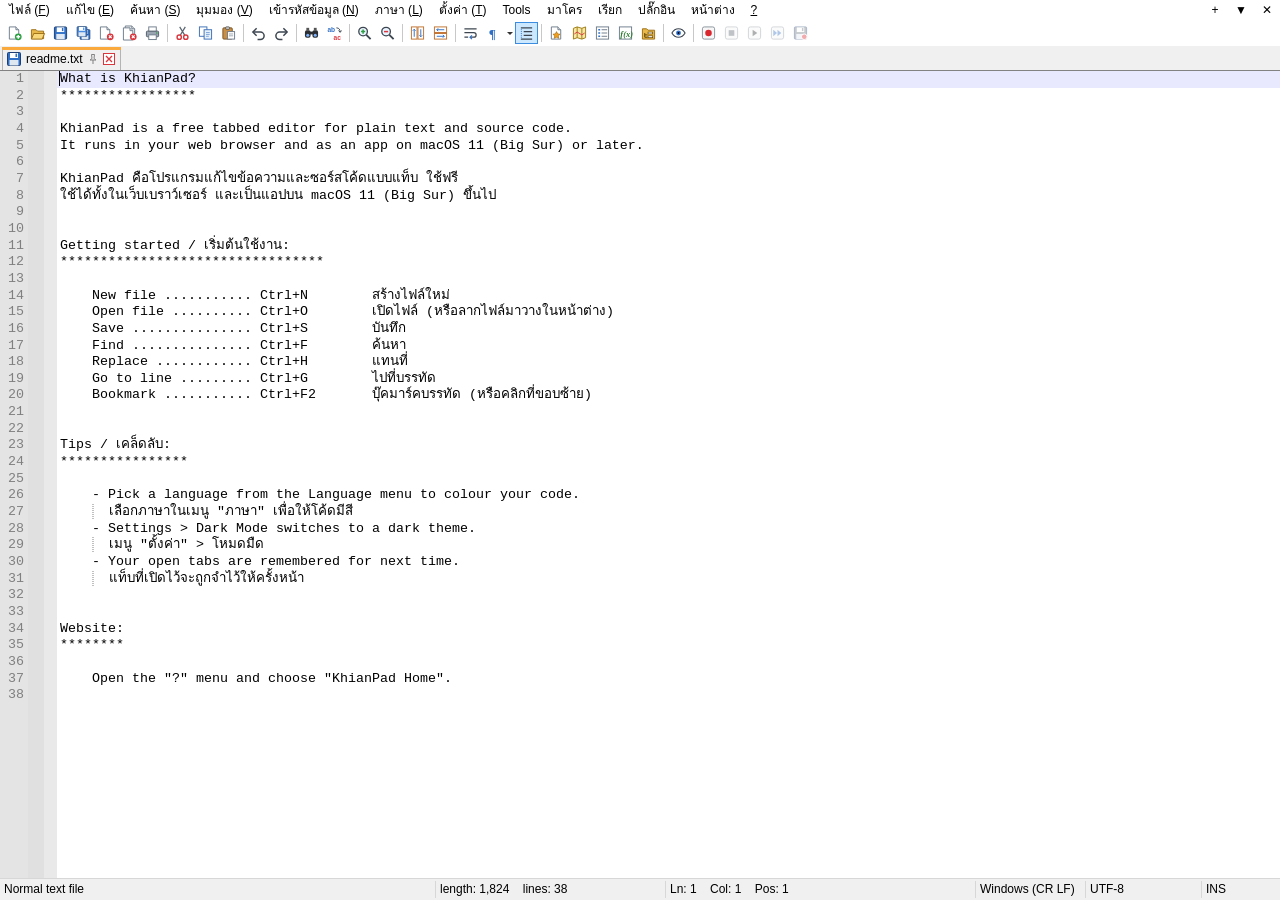
<file: notepad/index.html>
<!doctype html>
<html lang="th">
<head>
  <meta charset="utf-8" />
  <meta name="viewport" content="width=device-width, initial-scale=1" />
  <title>new 1 - KhianPad</title>
  <meta name="description" content="KhianPad – a free tabbed text and source code editor that runs in your browser and on macOS." />
  <link rel="icon" href="./favicon.svg" type="image/svg+xml" />
  <script type="module" crossorigin src="./assets/main-U9UFNHlC.js"></script>
  <link rel="modulepreload" crossorigin href="./assets/modulepreload-polyfill-B5Qt9EMX.js">
  <link rel="stylesheet" crossorigin href="./assets/main-CupScsrZ.css">
</head>
<body>
  <div id="app" class="app">
    <div id="menubar" class="menubar" role="menubar"></div>
    <div id="toolbar" class="toolbar" role="toolbar"></div>
    <div id="workarea" class="workarea">
      <div id="leftpanel" class="sidepanel left" hidden></div>
      <div id="center" class="center">
        <div id="tabbar" class="tabbar" role="tablist"></div>
        <div id="editorwrap" class="editorwrap">
          <div id="editor" class="editor"></div>
          <div id="incsearch" class="incsearch" hidden></div>
        </div>
      </div>
      <div id="rightpanel" class="sidepanel right" hidden></div>
    </div>
    <div id="bottompanel" class="bottompanel" hidden></div>
    <div id="statusbar" class="statusbar"></div>
  </div>
  <div id="overlay"></div>
  <pre id="printarea"></pre>
</body>
</html>
</file>
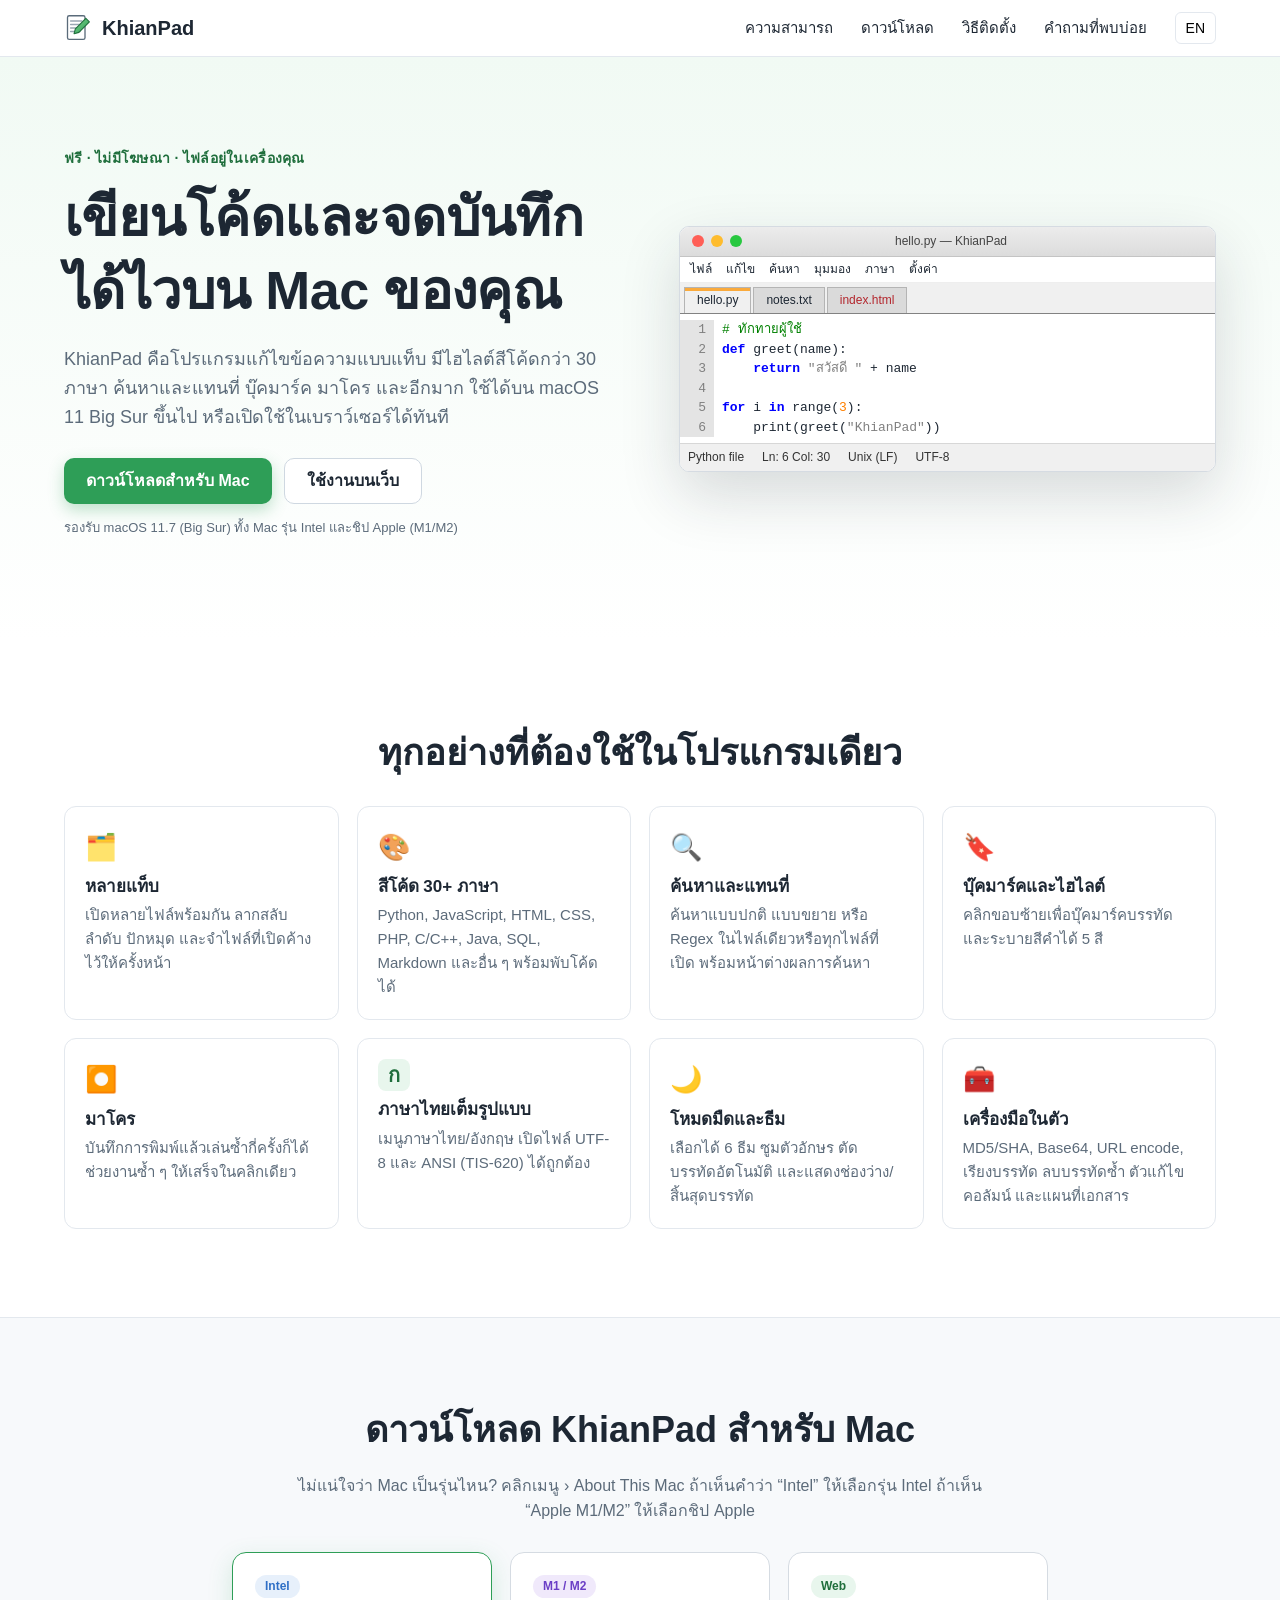
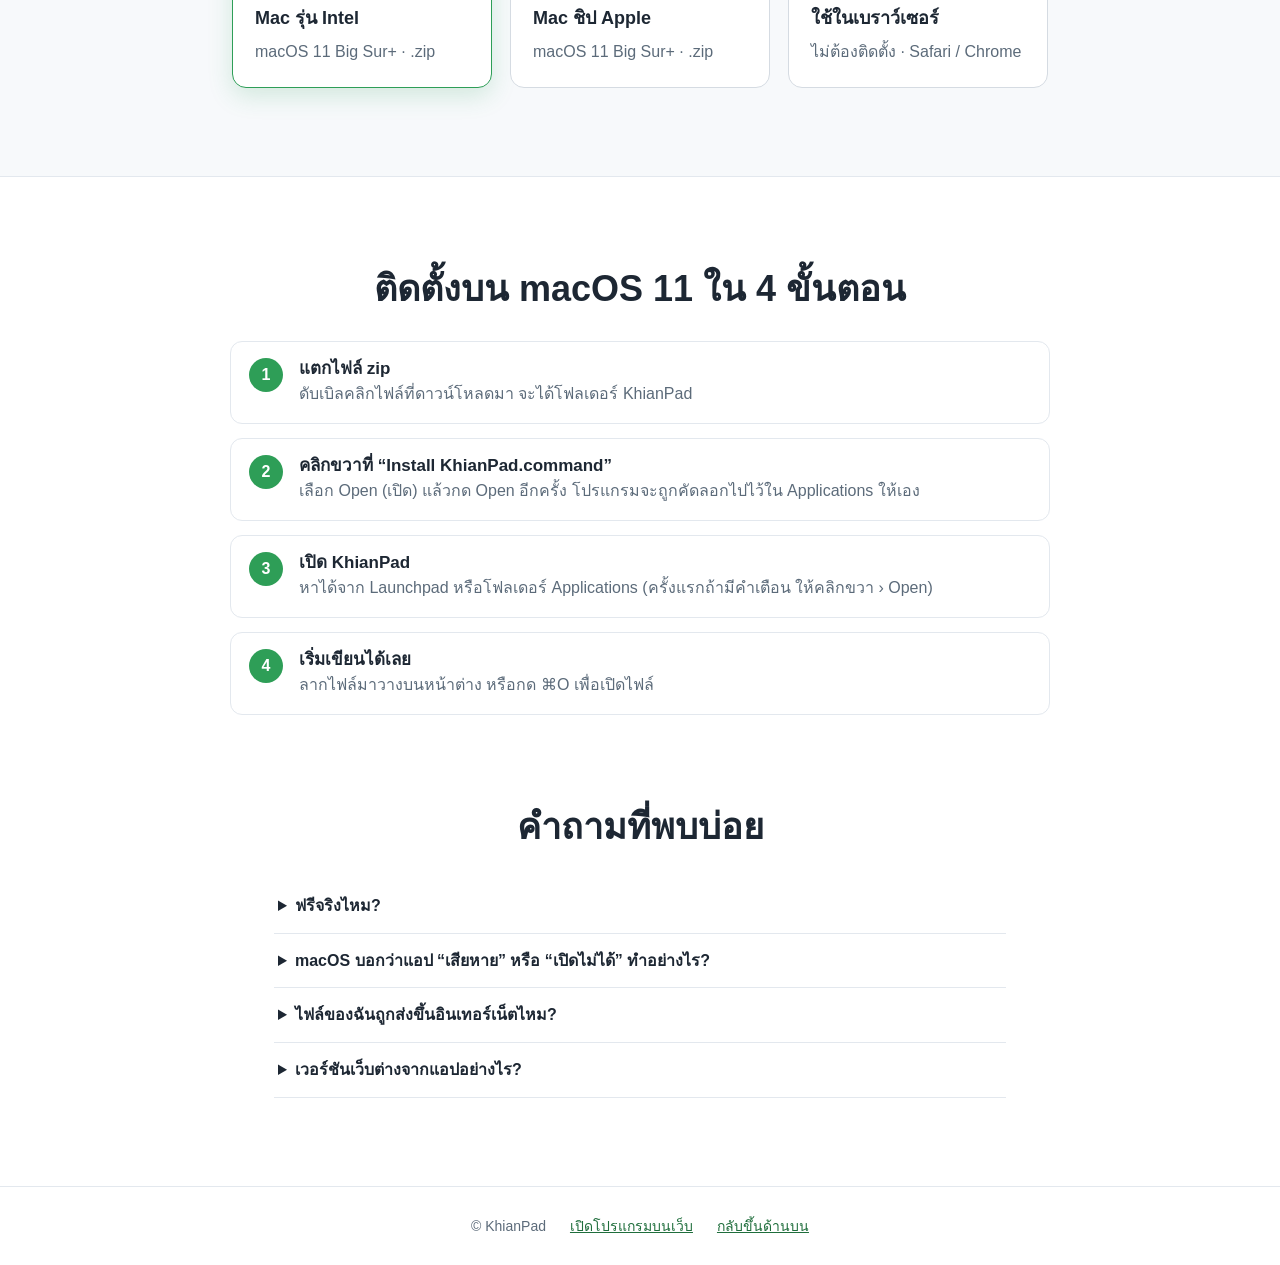
<file: notepad/about/index.html>
<!doctype html>
<html lang="th">
<head>
  <meta charset="utf-8" />
  <meta name="viewport" content="width=device-width, initial-scale=1" />
  <title>KhianPad – โปรแกรมเขียนโค้ดและข้อความ ฟรี สำหรับ Mac และเว็บ</title>
  <meta name="description" content="KhianPad โปรแกรมแก้ไขข้อความและซอร์สโค้ดแบบแท็บ ใช้งานฟรีบน macOS 11 Big Sur ขึ้นไป และในเว็บเบราว์เซอร์" />
  <link rel="icon" href="../favicon.svg" type="image/svg+xml" />
  <script type="module" crossorigin src="../assets/about-C7Wl42uo.js"></script>
  <link rel="modulepreload" crossorigin href="../assets/modulepreload-polyfill-B5Qt9EMX.js">
  <link rel="stylesheet" crossorigin href="../assets/about-fOWEvTiB.css">
</head>
<body>
  <header class="nav">
    <a class="brand" href="#top"><img src="../favicon.svg" alt="" width="28" height="28" /> KhianPad</a>
    <nav>
      <a href="#features" data-th="ความสามารถ" data-en="Features">ความสามารถ</a>
      <a href="#download" data-th="ดาวน์โหลด" data-en="Download">ดาวน์โหลด</a>
      <a href="#install" data-th="วิธีติดตั้ง" data-en="Install">วิธีติดตั้ง</a>
      <a href="#faq" data-th="คำถามที่พบบ่อย" data-en="FAQ">คำถามที่พบบ่อย</a>
      <button class="lang" id="langBtn" type="button" aria-label="Switch language">EN</button>
    </nav>
  </header>

  <main id="top">
    <section class="hero">
      <div class="hero-text">
        <p class="eyebrow" data-th="ฟรี · ไม่มีโฆษณา · ไฟล์อยู่ในเครื่องคุณ" data-en="Free · No ads · Your files stay on your computer">ฟรี · ไม่มีโฆษณา · ไฟล์อยู่ในเครื่องคุณ</p>
        <h1 data-th="เขียนโค้ดและจดบันทึก&lt;br&gt;ได้ไวบน Mac ของคุณ" data-en="Write code and notes&lt;br&gt;fast on your Mac">เขียนโค้ดและจดบันทึก<br>ได้ไวบน Mac ของคุณ</h1>
        <p class="lead" data-th="KhianPad คือโปรแกรมแก้ไขข้อความแบบแท็บ มีไฮไลต์สีโค้ดกว่า 30 ภาษา ค้นหาและแทนที่ บุ๊คมาร์ค มาโคร และอีกมาก ใช้ได้บน macOS 11 Big Sur ขึ้นไป หรือเปิดใช้ในเบราว์เซอร์ได้ทันที" data-en="KhianPad is a tabbed text editor with syntax colours for 30+ languages, find &amp; replace, bookmarks, macros and more. It runs on macOS 11 Big Sur or later, or right in your browser.">KhianPad คือโปรแกรมแก้ไขข้อความแบบแท็บ มีไฮไลต์สีโค้ดกว่า 30 ภาษา ค้นหาและแทนที่ บุ๊คมาร์ค มาโคร และอีกมาก ใช้ได้บน macOS 11 Big Sur ขึ้นไป หรือเปิดใช้ในเบราว์เซอร์ได้ทันที</p>
        <div class="cta">
          <a class="btn primary" href="#download" data-th="ดาวน์โหลดสำหรับ Mac" data-en="Download for Mac">ดาวน์โหลดสำหรับ Mac</a>
          <a class="btn ghost" href="../" data-th="ใช้งานบนเว็บ" data-en="Open in browser">ใช้งานบนเว็บ</a>
        </div>
        <p class="small" data-th="รองรับ macOS 11.7 (Big Sur) ทั้ง Mac รุ่น Intel และชิป Apple (M1/M2)" data-en="Works on macOS 11.7 (Big Sur) on both Intel and Apple-chip (M1/M2) Macs">รองรับ macOS 11.7 (Big Sur) ทั้ง Mac รุ่น Intel และชิป Apple (M1/M2)</p>
      </div>
      <div class="mock" aria-hidden="true">
        <div class="mock-title"><span class="dot r"></span><span class="dot y"></span><span class="dot g"></span><span class="mock-name">hello.py — KhianPad</span></div>
        <div class="mock-menu"><span>ไฟล์</span><span>แก้ไข</span><span>ค้นหา</span><span>มุมมอง</span><span>ภาษา</span><span>ตั้งค่า</span></div>
        <div class="mock-tabs"><span class="t on">hello.py</span><span class="t">notes.txt</span><span class="t dirty">index.html</span></div>
        <pre class="mock-code"><span class="ln">1</span><span class="c"># ทักทายผู้ใช้</span>
<span class="ln">2</span><span class="k">def</span> greet(name):
<span class="ln">3</span>    <span class="k">return</span> <span class="s">"สวัสดี "</span> + name
<span class="ln">4</span>
<span class="ln">5</span><span class="k">for</span> i <span class="k">in</span> range(<span class="n">3</span>):
<span class="ln">6</span>    print(greet(<span class="s">"KhianPad"</span>))</pre>
        <div class="mock-status"><span>Python file</span><span>Ln: 6  Col: 30</span><span>Unix (LF)</span><span>UTF-8</span></div>
      </div>
    </section>

    <section id="features" class="features">
      <h2 data-th="ทุกอย่างที่ต้องใช้ในโปรแกรมเดียว" data-en="Everything you need in one editor">ทุกอย่างที่ต้องใช้ในโปรแกรมเดียว</h2>
      <div class="grid">
        <article><div class="ic">🗂️</div><h3 data-th="หลายแท็บ" data-en="Tabs">หลายแท็บ</h3><p data-th="เปิดหลายไฟล์พร้อมกัน ลากสลับลำดับ ปักหมุด และจำไฟล์ที่เปิดค้างไว้ให้ครั้งหน้า" data-en="Open many files at once, drag to reorder, pin tabs, and pick up where you left off.">เปิดหลายไฟล์พร้อมกัน ลากสลับลำดับ ปักหมุด และจำไฟล์ที่เปิดค้างไว้ให้ครั้งหน้า</p></article>
        <article><div class="ic">🎨</div><h3 data-th="สีโค้ด 30+ ภาษา" data-en="30+ languages">สีโค้ด 30+ ภาษา</h3><p data-th="Python, JavaScript, HTML, CSS, PHP, C/C++, Java, SQL, Markdown และอื่น ๆ พร้อมพับโค้ดได้" data-en="Python, JavaScript, HTML, CSS, PHP, C/C++, Java, SQL, Markdown and more, with code folding.">Python, JavaScript, HTML, CSS, PHP, C/C++, Java, SQL, Markdown และอื่น ๆ พร้อมพับโค้ดได้</p></article>
        <article><div class="ic">🔍</div><h3 data-th="ค้นหาและแทนที่" data-en="Find &amp; replace">ค้นหาและแทนที่</h3><p data-th="ค้นหาแบบปกติ แบบขยาย หรือ Regex ในไฟล์เดียวหรือทุกไฟล์ที่เปิด พร้อมหน้าต่างผลการค้นหา" data-en="Normal, extended or regex search in one file or all open files, with a results window.">ค้นหาแบบปกติ แบบขยาย หรือ Regex ในไฟล์เดียวหรือทุกไฟล์ที่เปิด พร้อมหน้าต่างผลการค้นหา</p></article>
        <article><div class="ic">🔖</div><h3 data-th="บุ๊คมาร์คและไฮไลต์" data-en="Bookmarks &amp; marks">บุ๊คมาร์คและไฮไลต์</h3><p data-th="คลิกขอบซ้ายเพื่อบุ๊คมาร์คบรรทัด และระบายสีคำได้ 5 สี" data-en="Click the margin to bookmark a line, and colour words with five highlight styles.">คลิกขอบซ้ายเพื่อบุ๊คมาร์คบรรทัด และระบายสีคำได้ 5 สี</p></article>
        <article><div class="ic">⏺️</div><h3 data-th="มาโคร" data-en="Macros">มาโคร</h3><p data-th="บันทึกการพิมพ์แล้วเล่นซ้ำกี่ครั้งก็ได้ ช่วยงานซ้ำ ๆ ให้เสร็จในคลิกเดียว" data-en="Record your typing and replay it as many times as you like.">บันทึกการพิมพ์แล้วเล่นซ้ำกี่ครั้งก็ได้ ช่วยงานซ้ำ ๆ ให้เสร็จในคลิกเดียว</p></article>
        <article><div class="ic th">ก</div><h3 data-th="ภาษาไทยเต็มรูปแบบ" data-en="Thai friendly">ภาษาไทยเต็มรูปแบบ</h3><p data-th="เมนูภาษาไทย/อังกฤษ เปิดไฟล์ UTF-8 และ ANSI (TIS-620) ได้ถูกต้อง" data-en="Thai or English menus; opens UTF-8 and ANSI (TIS-620) files correctly.">เมนูภาษาไทย/อังกฤษ เปิดไฟล์ UTF-8 และ ANSI (TIS-620) ได้ถูกต้อง</p></article>
        <article><div class="ic">🌙</div><h3 data-th="โหมดมืดและธีม" data-en="Dark mode &amp; themes">โหมดมืดและธีม</h3><p data-th="เลือกได้ 6 ธีม ซูมตัวอักษร ตัดบรรทัดอัตโนมัติ และแสดงช่องว่าง/สิ้นสุดบรรทัด" data-en="Six themes, zoom, word wrap and visible spaces and line endings.">เลือกได้ 6 ธีม ซูมตัวอักษร ตัดบรรทัดอัตโนมัติ และแสดงช่องว่าง/สิ้นสุดบรรทัด</p></article>
        <article><div class="ic">🧰</div><h3 data-th="เครื่องมือในตัว" data-en="Built-in tools">เครื่องมือในตัว</h3><p data-th="MD5/SHA, Base64, URL encode, เรียงบรรทัด ลบบรรทัดซ้ำ ตัวแก้ไขคอลัมน์ และแผนที่เอกสาร" data-en="MD5/SHA, Base64, URL encoding, line sorting, duplicate removal, column editor and a document map.">MD5/SHA, Base64, URL encode, เรียงบรรทัด ลบบรรทัดซ้ำ ตัวแก้ไขคอลัมน์ และแผนที่เอกสาร</p></article>
      </div>
    </section>

    <section id="download" class="download">
      <h2 data-th="ดาวน์โหลด KhianPad สำหรับ Mac" data-en="Download KhianPad for Mac">ดาวน์โหลด KhianPad สำหรับ Mac</h2>
      <p class="center muted" data-th="ไม่แน่ใจว่า Mac เป็นรุ่นไหน? คลิกเมนู  › About This Mac ถ้าเห็นคำว่า “Intel” ให้เลือกรุ่น Intel ถ้าเห็น “Apple M1/M2” ให้เลือกชิป Apple" data-en="Not sure which Mac you have? Open  › About This Mac: “Intel” means the Intel build, “Apple M1/M2” means the Apple chip build.">ไม่แน่ใจว่า Mac เป็นรุ่นไหน? คลิกเมนู  › About This Mac ถ้าเห็นคำว่า “Intel” ให้เลือกรุ่น Intel ถ้าเห็น “Apple M1/M2” ให้เลือกชิป Apple</p>
      <div class="dl-cards">
        <a class="dl" href="../downloads/KhianPad-mac-intel.zip" download>
          <span class="chip">Intel</span>
          <strong data-th="Mac รุ่น Intel" data-en="Intel Mac">Mac รุ่น Intel</strong>
          <span class="muted">macOS 11 Big Sur+ · .zip</span>
        </a>
        <a class="dl" href="../downloads/KhianPad-mac-apple-silicon.zip" download>
          <span class="chip apple">M1 / M2</span>
          <strong data-th="Mac ชิป Apple" data-en="Apple-chip Mac">Mac ชิป Apple</strong>
          <span class="muted">macOS 11 Big Sur+ · .zip</span>
        </a>
        <a class="dl web" href="../">
          <span class="chip web">Web</span>
          <strong data-th="ใช้ในเบราว์เซอร์" data-en="Use in the browser">ใช้ในเบราว์เซอร์</strong>
          <span class="muted" data-th="ไม่ต้องติดตั้ง · Safari / Chrome" data-en="No install · Safari / Chrome">ไม่ต้องติดตั้ง · Safari / Chrome</span>
        </a>
      </div>
    </section>

    <section id="install" class="install">
      <h2 data-th="ติดตั้งบน macOS 11 ใน 4 ขั้นตอน" data-en="Install on macOS 11 in 4 steps">ติดตั้งบน macOS 11 ใน 4 ขั้นตอน</h2>
      <ol class="steps">
        <li><b>1</b><div><h3 data-th="แตกไฟล์ zip" data-en="Unzip">แตกไฟล์ zip</h3><p data-th="ดับเบิลคลิกไฟล์ที่ดาวน์โหลดมา จะได้โฟลเดอร์ KhianPad" data-en="Double-click the downloaded file to get the KhianPad folder.">ดับเบิลคลิกไฟล์ที่ดาวน์โหลดมา จะได้โฟลเดอร์ KhianPad</p></div></li>
        <li><b>2</b><div><h3 data-th="คลิกขวาที่ “Install KhianPad.command”" data-en="Right-click “Install KhianPad.command”">คลิกขวาที่ “Install KhianPad.command”</h3><p data-th="เลือก Open (เปิด) แล้วกด Open อีกครั้ง โปรแกรมจะถูกคัดลอกไปไว้ใน Applications ให้เอง" data-en="Choose Open, then Open again. It copies the app into Applications for you.">เลือก Open (เปิด) แล้วกด Open อีกครั้ง โปรแกรมจะถูกคัดลอกไปไว้ใน Applications ให้เอง</p></div></li>
        <li><b>3</b><div><h3 data-th="เปิด KhianPad" data-en="Open KhianPad">เปิด KhianPad</h3><p data-th="หาได้จาก Launchpad หรือโฟลเดอร์ Applications (ครั้งแรกถ้ามีคำเตือน ให้คลิกขวา › Open)" data-en="Find it in Launchpad or Applications (if macOS warns the first time, right-click › Open).">หาได้จาก Launchpad หรือโฟลเดอร์ Applications (ครั้งแรกถ้ามีคำเตือน ให้คลิกขวา › Open)</p></div></li>
        <li><b>4</b><div><h3 data-th="เริ่มเขียนได้เลย" data-en="Start writing">เริ่มเขียนได้เลย</h3><p data-th="ลากไฟล์มาวางบนหน้าต่าง หรือกด ⌘O เพื่อเปิดไฟล์" data-en="Drop files on the window or press ⌘O to open one.">ลากไฟล์มาวางบนหน้าต่าง หรือกด ⌘O เพื่อเปิดไฟล์</p></div></li>
      </ol>
    </section>

    <section id="faq" class="faq">
      <h2 data-th="คำถามที่พบบ่อย" data-en="FAQ">คำถามที่พบบ่อย</h2>
      <details><summary data-th="ฟรีจริงไหม?" data-en="Is it really free?">ฟรีจริงไหม?</summary><p data-th="ฟรีทั้งหมด ไม่มีโฆษณา และไม่ต้องสมัครสมาชิก" data-en="Yes. No ads and no account needed.">ฟรีทั้งหมด ไม่มีโฆษณา และไม่ต้องสมัครสมาชิก</p></details>
      <details><summary data-th="macOS บอกว่าแอป “เสียหาย” หรือ “เปิดไม่ได้” ทำอย่างไร?" data-en="macOS says the app is “damaged” or can’t be opened?">macOS บอกว่าแอป “เสียหาย” หรือ “เปิดไม่ได้” ทำอย่างไร?</summary><p data-th="แอปนี้ไม่ได้ลงทะเบียนกับ Apple ให้ใช้ไฟล์ “Install KhianPad.command” (คลิกขวา › Open) ซึ่งจะแก้ให้เอง หรือเปิด Terminal แล้วพิมพ์: xattr -cr /Applications/KhianPad.app" data-en="The app isn’t registered with Apple. Use “Install KhianPad.command” (right-click › Open), which fixes it, or run in Terminal: xattr -cr /Applications/KhianPad.app">แอปนี้ไม่ได้ลงทะเบียนกับ Apple ให้ใช้ไฟล์ “Install KhianPad.command” (คลิกขวา › Open) ซึ่งจะแก้ให้เอง หรือเปิด Terminal แล้วพิมพ์: xattr -cr /Applications/KhianPad.app</p></details>
      <details><summary data-th="ไฟล์ของฉันถูกส่งขึ้นอินเทอร์เน็ตไหม?" data-en="Are my files uploaded anywhere?">ไฟล์ของฉันถูกส่งขึ้นอินเทอร์เน็ตไหม?</summary><p data-th="ไม่ ทุกอย่างทำงานในเครื่องของคุณเท่านั้น" data-en="No. Everything runs on your own computer.">ไม่ ทุกอย่างทำงานในเครื่องของคุณเท่านั้น</p></details>
      <details><summary data-th="เวอร์ชันเว็บต่างจากแอปอย่างไร?" data-en="How is the web version different?">เวอร์ชันเว็บต่างจากแอปอย่างไร?</summary><p data-th="เวอร์ชันเว็บใช้งานได้เกือบครบ แต่การบันทึกทับไฟล์เดิมและเปิดโฟลเดอร์ทำได้เฉพาะ Chrome/Edge ส่วน Safari จะบันทึกเป็นการดาวน์โหลดไฟล์แทน" data-en="The web version does almost everything, but saving over the original file and opening folders need Chrome/Edge; in Safari, saving downloads the file instead.">เวอร์ชันเว็บใช้งานได้เกือบครบ แต่การบันทึกทับไฟล์เดิมและเปิดโฟลเดอร์ทำได้เฉพาะ Chrome/Edge ส่วน Safari จะบันทึกเป็นการดาวน์โหลดไฟล์แทน</p></details>
    </section>
  </main>

  <footer class="foot">
    <span>© KhianPad</span>
    <a href="../" data-th="เปิดโปรแกรมบนเว็บ" data-en="Open the web editor">เปิดโปรแกรมบนเว็บ</a>
    <a href="#top" data-th="กลับขึ้นด้านบน" data-en="Back to top">กลับขึ้นด้านบน</a>
  </footer>
</body>
</html>
</file>
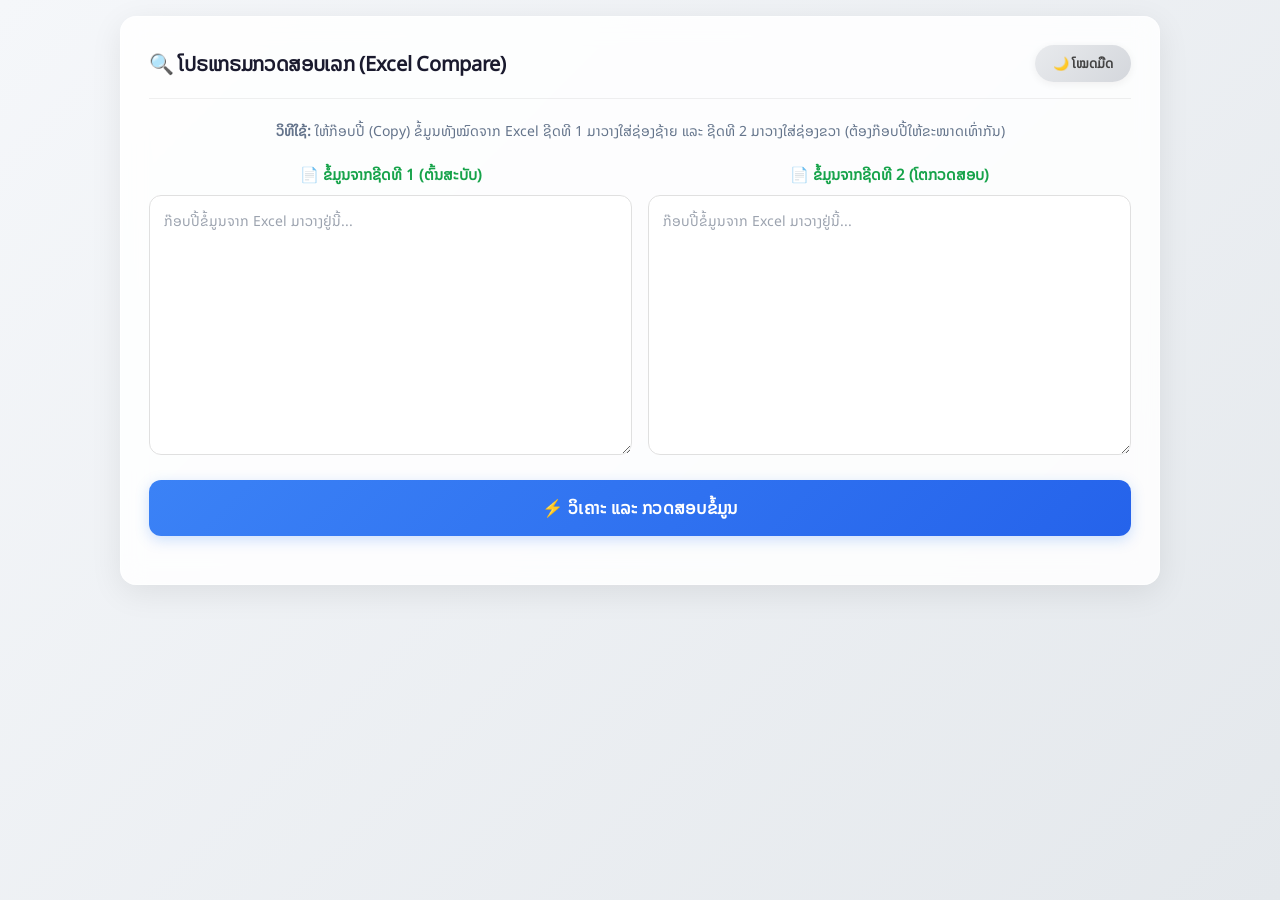
<file: compare.html>
<!DOCTYPE html>
<html lang="th">
<head>
    <meta charset="UTF-8">
    <title>ໂປຣແກຣມກວດສອບເລກ (Excel Compare)</title>
    <style>
        @font-face {
            font-family: 'MyOfflineLaoFont';
            src: url('NotoSansLao-Regular.ttf') format('truetype');
        }

        *, *::before, *::after {
            font-family: 'MyOfflineLaoFont', Tahoma, sans-serif;
            box-sizing: border-box;
        }

        /* ═══════════ Custom Scrollbar ═══════════ */
        ::-webkit-scrollbar { width: 8px; height: 8px; }
        ::-webkit-scrollbar-track { background: transparent; }
        ::-webkit-scrollbar-thumb { background: #c4c4c4; border-radius: 10px; }
        ::-webkit-scrollbar-thumb:hover { background: #999; }
        body.dark-mode ::-webkit-scrollbar-thumb { background: #555; }
        body.dark-mode ::-webkit-scrollbar-thumb:hover { background: #777; }

        /* ═══════════ Base — Light Mode ═══════════ */
        body {
            padding: 16px;
            background: linear-gradient(135deg, #f5f7fa 0%, #e4e8ec 100%);
            color: #2d3436;
            line-height: 1.6;
            margin: 0;
            min-height: 100vh;
            transition: background 0.4s ease, color 0.4s ease;
        }

        .container {
            max-width: 1040px;
            margin: 0 auto;
            background: rgba(255,255,255, 0.85);
            backdrop-filter: blur(12px);
            -webkit-backdrop-filter: blur(12px);
            padding: 28px;
            border-radius: 16px;
            border: 1px solid rgba(255,255,255,0.6);
            box-shadow: 0 8px 32px rgba(0,0,0,0.08);
            transition: all 0.4s ease;
        }

        /* ═══════════ Header ═══════════ */
        .header-row {
            display: flex;
            justify-content: space-between;
            align-items: center;
            border-bottom: 1px solid rgba(0,0,0,0.06);
            padding-bottom: 16px;
            margin-bottom: 20px;
        }
        .header-title {
            margin: 0;
            color: #1a1a2e;
            font-size: 20px;
            letter-spacing: -0.3px;
        }
        .theme-btn {
            background: linear-gradient(135deg, #e8eaed, #d4d7dc);
            color: #444;
            border: none;
            padding: 8px 18px;
            border-radius: 24px;
            cursor: pointer;
            font-size: 13px;
            font-weight: 600;
            transition: all 0.3s ease;
            box-shadow: 0 2px 8px rgba(0,0,0,0.06);
        }
        .theme-btn:hover { transform: translateY(-1px); box-shadow: 0 4px 12px rgba(0,0,0,0.1); }

        .desc-text {
            color: #64748b;
            text-align: center;
            margin-bottom: 20px;
            font-size: 14px;
            line-height: 1.7;
        }

        /* ═══════════ Flex Layout ═══════════ */
        .flex-container { display: flex; gap: 16px; margin-bottom: 18px; }
        .box { flex: 1; }
        .box h3 {
            margin: 0 0 8px 0;
            color: #16a34a;
            font-size: 15px;
            text-align: center;
            font-weight: 700;
        }

        /* ═══════════ Textarea ═══════════ */
        textarea {
            width: 100%;
            height: 260px;
            padding: 14px;
            font-size: 14px;
            border: 1.5px solid #e0e0e0;
            border-radius: 12px;
            background: rgba(255,255,255,0.9);
            color: #2d3436;
            white-space: pre;
            transition: all 0.3s ease;
            resize: vertical;
            line-height: 1.5;
        }
        textarea:focus { outline: none; border-color: #3b82f6; box-shadow: 0 0 0 3px rgba(59,130,246,0.1); }
        textarea::placeholder { color: #9ca3af; }

        /* ═══════════ Compare Button ═══════════ */
        button.compare-btn {
            background: linear-gradient(135deg, #3b82f6, #2563eb);
            color: white;
            border: none;
            padding: 14px 20px;
            font-size: 17px;
            cursor: pointer;
            border-radius: 12px;
            width: 100%;
            font-weight: 700;
            transition: all 0.3s ease;
            margin-bottom: 20px;
            letter-spacing: 0.3px;
            box-shadow: 0 4px 14px rgba(59,130,246,0.25);
        }
        button.compare-btn:hover { transform: translateY(-2px); box-shadow: 0 6px 20px rgba(59,130,246,0.35); }
        button.compare-btn:active { transform: translateY(0); }

        /* ═══════════ Table ═══════════ */
        table {
            width: 100%;
            border-collapse: separate;
            border-spacing: 0;
            margin-top: 14px;
            background: rgba(255,255,255,0.8);
            border-radius: 12px;
            overflow: hidden;
            border: 1px solid rgba(0,0,0,0.06);
        }
        th, td { border-bottom: 1px solid rgba(0,0,0,0.05); padding: 11px 14px; text-align: center; }
        th {
            background: linear-gradient(135deg, #f1f5f9, #e2e8f0);
            color: #334155;
            font-size: 13px;
            font-weight: 700;
            position: sticky;
            top: 0;
            z-index: 1;
        }
        tr:last-child td { border-bottom: none; }
        tr:nth-child(even) { background: rgba(0,0,0,0.015); }
        .diff-row { background: rgba(239,68,68,0.06) !important; }
        .diff-row:hover { background: rgba(239,68,68,0.1) !important; }
        .val-text { font-weight: 700; font-size: 15px; }
        .v1 { color: #d97706; }
        .v2 { color: #2563eb; }
        .diff-amount { color: #ef4444; font-weight: 700; }

        /* ═══════════ Summary/Error Boxes ═══════════ */
        .summary-box {
            background: linear-gradient(135deg, #dcfce7, #bbf7d0);
            border-left: 4px solid #22c55e;
            padding: 16px 20px;
            border-radius: 12px;
            margin-bottom: 18px;
        }
        .summary-box h3 { margin: 0; color: #166534; font-size: 16px; }

        .error-box {
            background: linear-gradient(135deg, #fef2f2, #fecaca);
            border-left: 4px solid #ef4444;
            padding: 16px 20px;
            border-radius: 12px;
            margin-bottom: 18px;
        }
        .error-box h3 { margin: 0; color: #dc2626; font-size: 16px; }

        .excel-col {
            background: linear-gradient(135deg, #e5e7eb, #f3f4f6);
            color: #374151;
            padding: 3px 10px;
            border-radius: 6px;
            font-weight: 700;
            font-size: 13px;
            border: 1px solid rgba(0,0,0,0.08);
        }

        /* ═══════════ Animation ═══════════ */
        @keyframes fadeIn { from { opacity: 0; transform: translateY(8px); } to { opacity: 1; transform: translateY(0); } }
        #resultArea > * { animation: fadeIn 0.3s ease; }

        /* ═══════════════════════════════════════════
           DARK MODE
           ═══════════════════════════════════════════ */
        body.dark-mode {
            background: linear-gradient(135deg, #0f172a 0%, #1e1b4b 100%);
            color: #e2e8f0;
        }
        body.dark-mode .container {
            background: rgba(30,41,59,0.85);
            backdrop-filter: blur(16px);
            -webkit-backdrop-filter: blur(16px);
            border-color: rgba(255,255,255,0.06);
            box-shadow: 0 8px 32px rgba(0,0,0,0.3);
        }
        body.dark-mode .header-row { border-bottom-color: rgba(255,255,255,0.06); }
        body.dark-mode .header-title { color: #f1f5f9; }
        body.dark-mode .theme-btn {
            background: linear-gradient(135deg, #334155, #475569);
            color: #e2e8f0;
            box-shadow: 0 2px 8px rgba(0,0,0,0.2);
        }
        body.dark-mode .theme-btn:hover { box-shadow: 0 4px 16px rgba(0,0,0,0.3); }
        body.dark-mode .desc-text { color: #94a3b8; }
        body.dark-mode .box h3 { color: #4ade80; }

        body.dark-mode textarea {
            background: rgba(15,23,42,0.7);
            color: #e2e8f0;
            border-color: rgba(255,255,255,0.08);
        }
        body.dark-mode textarea:focus { border-color: #3b82f6; box-shadow: 0 0 0 3px rgba(59,130,246,0.15); }
        body.dark-mode textarea::placeholder { color: #64748b; }

        body.dark-mode button.compare-btn {
            background: linear-gradient(135deg, #3b82f6, #1d4ed8);
            box-shadow: 0 4px 14px rgba(59,130,246,0.3);
        }
        body.dark-mode button.compare-btn:hover { box-shadow: 0 6px 20px rgba(59,130,246,0.4); }

        body.dark-mode table {
            background: rgba(15,23,42,0.5);
            border-color: rgba(255,255,255,0.05);
        }
        body.dark-mode th {
            background: linear-gradient(135deg, rgba(30,41,59,0.9), rgba(51,65,85,0.9));
            color: #e2e8f0;
        }
        body.dark-mode th, body.dark-mode td { border-bottom-color: rgba(255,255,255,0.04); }
        body.dark-mode tr:nth-child(even) { background: rgba(255,255,255,0.02); }
        body.dark-mode .diff-row { background: rgba(239,68,68,0.1) !important; }
        body.dark-mode .diff-row:hover { background: rgba(239,68,68,0.16) !important; }
        body.dark-mode .v1 { color: #fbbf24; }
        body.dark-mode .v2 { color: #60a5fa; }
        body.dark-mode .diff-amount { color: #f87171; }

        body.dark-mode .summary-box {
            background: linear-gradient(135deg, rgba(22,101,52,0.3), rgba(21,128,61,0.2));
            border-left-color: #22c55e;
        }
        body.dark-mode .summary-box h3 { color: #86efac; }

        body.dark-mode .error-box {
            background: linear-gradient(135deg, rgba(153,27,27,0.25), rgba(185,28,28,0.2));
            border-left-color: #ef4444;
        }
        body.dark-mode .error-box h3 { color: #fca5a5; }

        body.dark-mode .excel-col {
            background: rgba(255,255,255,0.08);
            color: #cbd5e1;
            border-color: rgba(255,255,255,0.1);
        }

        /* ═══════════ Responsive ═══════════ */
        @media (max-width: 680px) {
            .flex-container { flex-direction: column; }
        }
    </style>
</head>
<body>

<div class="container">
    <div class="header-row">
        <h2 class="header-title">🔍 ໂປຣແກຣມກວດສອບເລກ (Excel Compare)</h2>
        <button id="themeToggle" class="theme-btn" onclick="toggleTheme()">🌙 ໂໝດມືດ</button>
    </div>

    <p class="desc-text">
        <b>ວິທີໃຊ້:</b> ໃຫ້ກ໊ອບປີ້ (Copy) ຂໍ້ມູນທັງໝົດຈາກ Excel ຊີດທີ 1 ມາວາງໃສ່ຊ່ອງຊ້າຍ ແລະ ຊີດທີ 2 ມາວາງໃສ່ຊ່ອງຂວາ (ຕ້ອງກ໊ອບປີ້ໃຫ້ຂະໜາດເທົ່າກັນ)
    </p>

    <div class="flex-container">
        <div class="box">
            <h3>📄 ຂໍ້ມູນຈາກຊີດທີ 1 (ຕົ້ນສະບັບ)</h3>
            <textarea id="sheet1" placeholder="ກ໊ອບປີ້ຂໍ້ມູນຈາກ Excel ມາວາງຢູ່ນີ້..."></textarea>
        </div>
        <div class="box">
            <h3>📄 ຂໍ້ມູນຈາກຊີດທີ 2 (ໂຕກວດສອບ)</h3>
            <textarea id="sheet2" placeholder="ກ໊ອບປີ້ຂໍ້ມູນຈາກ Excel ມາວາງຢູ່ນີ້..."></textarea>
        </div>
    </div>

    <button class="compare-btn" onclick="compareData()">⚡ ວິເຄາະ ແລະ ກວດສອບຂໍ້ມູນ</button>

    <div id="resultArea"></div>
</div>

<script>
    // ── Theme Toggle ──
    function toggleTheme() {
        const body = document.body;
        const btn = document.getElementById('themeToggle');
        body.classList.toggle('dark-mode');
        if (body.classList.contains('dark-mode')) {
            localStorage.setItem('compare-theme', 'dark');
            btn.innerHTML = '☀️ ໂໝດແຈ້ງ';
        } else {
            localStorage.setItem('compare-theme', 'light');
            btn.innerHTML = '🌙 ໂໝດມືດ';
        }
    }
    // Restore theme on load
    if (localStorage.getItem('compare-theme') === 'dark') {
        document.body.classList.add('dark-mode');
        document.getElementById('themeToggle').innerHTML = '☀️ ໂໝດແຈ້ງ';
    }

    // ── Excel Compare Logic ──
    function indexToExcelColumn(index) {
        let colName = '';
        let dividend = index + 1;
        let modulo;

        while (dividend > 0) {
            modulo = (dividend - 1) % 26;
            colName = String.fromCharCode(65 + modulo) + colName;
            dividend = Math.floor((dividend - modulo) / 26);
        }
        return colName;
    }

    function parseTSV(text) {
        return text.split('\n').map(row => row.split('\t').map(cell => cell.trim()));
    }

    function compareData() {
        const text1 = document.getElementById('sheet1').value.trim();
        const text2 = document.getElementById('sheet2').value.trim();
        const resultArea = document.getElementById('resultArea');

        if (!text1 || !text2) {
            resultArea.innerHTML = "<div class='error-box'><h3 style='margin:0;'>⚠️ ກະລຸນາວາງຂໍ້ມູນໃຫ້ຄົບທັງ 2 ຊ່ອງກ່ອນກວດສອບ</h3></div>";
            return;
        }

        const data1 = parseTSV(text1);
        const data2 = parseTSV(text2);

        let reportHTML = "";
        let errorCount = 0;
        let diffRecords = [];

        const maxRows = Math.max(data1.length, data2.length);

        for (let r = 0; r < maxRows; r++) {
            const row1 = data1[r] || [];
            const row2 = data2[r] || [];
            const maxCols = Math.max(row1.length, row2.length);

            for (let c = 0; c < maxCols; c++) {
                let val1 = row1[c] !== undefined ? row1[c] : "";
                let val2 = row2[c] !== undefined ? row2[c] : "";

                let cleanVal1 = val1.replace(/,/g, '').trim();
                let cleanVal2 = val2.replace(/,/g, '').trim();

                if (cleanVal1 !== cleanVal2 && !(cleanVal1 === "" && cleanVal2 === "")) {
                    errorCount++;

                    let num1 = (cleanVal1 === "" || cleanVal1 === "-") ? 0 : parseFloat(cleanVal1);
                    let num2 = (cleanVal2 === "" || cleanVal2 === "-") ? 0 : parseFloat(cleanVal2);
                    let diffText = "-";

                    if (!isNaN(num1) && !isNaN(num2)) {
                        let diff = Math.abs(num1 - num2);
                        diffText = diff.toLocaleString();
                    }

                    diffRecords.push({
                        row: r + 1,
                        col: indexToExcelColumn(c),
                        v1: val1 === "" ? "(ວ່າງ)" : val1,
                        v2: val2 === "" ? "(ວ່າງ)" : val2,
                        diffAmt: diffText
                    });
                }
            }
        }

        if (errorCount === 0) {
            reportHTML = `
                <div class="summary-box">
                    <h3>✅ ຂໍ້ມູນກົງກັນ 100% ບໍ່ພົບຂໍ້ຜິດພາດເລີຍ!</h3>
                </div>`;
        } else {
            reportHTML = `
                <div class="error-box">
                    <h3>⚠️ ພົບຈຸດທີ່ຂໍ້ມູນບໍ່ກົງກັນທັງໝົດ: ${errorCount} ຈຸດ</h3>
                </div>

                <table>
                    <thead>
                        <tr>
                            <th>ແຖວທີ<br>(Row)</th>
                            <th>ຄໍລຳ<br>(Column)</th>
                            <th>ຂໍ້ມູນຊີດທີ 1<br><span style="font-size:11px;opacity:0.7;">(ຕົ້ນສະບັບ)</span></th>
                            <th>ຂໍ້ມູນຊີດທີ 2<br><span style="font-size:11px;opacity:0.7;">(ໂຕກວດ)</span></th>
                            <th>ຜົນຕ່າງ<br>(Difference)</th>
                        </tr>
                    </thead>
                    <tbody>
            `;

            diffRecords.forEach(record => {
                reportHTML += `
                    <tr class="diff-row">
                        <td><b>${record.row}</b></td>
                        <td><span class="excel-col">${record.col}</span></td>
                        <td class="val-text v1">${record.v1}</td>
                        <td class="val-text v2">${record.v2}</td>
                        <td class="diff-amount">${record.diffAmt}</td>
                    </tr>
                `;
            });

            reportHTML += `</tbody></table>`;
        }

        resultArea.innerHTML = reportHTML;
    }
</script>

</body>
</html>
</file>
<file: notepad/assets/main-CupScsrZ.css>
:root{--ui-font: "Segoe UI", Tahoma, "Leelawadee UI", -apple-system, BlinkMacSystemFont, Thonburi, "Helvetica Neue", Arial, sans-serif;--chrome: #f0f0f0;--bar: #ffffff;--text: #000000;--muted: #6d6d6d;--border: #c8c8c8;--border-dark: #828282;--hot: #cce8ff;--hot-border: #99d1ff;--menu-bg: #f2f2f2;--menu-hot: #91c9f7;--tab-bg: #f0f0f0;--tab-inactive: #dadada;--tab-top: #faaa3c;--accent: #0078d7;--dlg-bg: #f0f0f0;--input-bg: #ffffff}body.dark{--chrome: #202020;--bar: #202020;--text: #e0e0e0;--muted: #a0a0a0;--border: #404040;--border-dark: #646464;--hot: #454545;--hot-border: #5a5a5a;--menu-bg: #2b2b2b;--menu-hot: #454545;--tab-bg: #383838;--tab-inactive: #282828;--dlg-bg: #2b2b2b;--input-bg: #1e1e1e}*{box-sizing:border-box}html,body{margin:0;height:100%;overflow:hidden;background:var(--chrome);color:var(--text);font:12px/1.35 var(--ui-font)}button{font:inherit;color:inherit}[hidden]{display:none!important}.app{display:flex;flex-direction:column;height:100vh;height:100dvh}.menubar{display:flex;align-items:stretch;height:20px;background:var(--bar);user-select:none;-webkit-user-select:none;flex:none;padding-left:1px}.menubar-item{padding:1px 7px 0;display:flex;align-items:center;cursor:default;white-space:nowrap;border:1px solid transparent}.menubar-item:hover,.menubar-item.open{background:var(--hot);border-color:var(--hot-border)}.menubar-spacer{flex:1}.mb-btn{border:1px solid transparent;background:none;width:26px;padding:0;cursor:default;font-size:12px;line-height:16px}.mb-btn:hover{background:var(--hot);border-color:var(--hot-border)}.toolbar{display:flex;align-items:center;height:26px;padding:0 2px 1px 3px;background:var(--bar);flex:none;overflow:hidden;user-select:none;-webkit-user-select:none}.tb-btn{width:23px;height:22px;padding:2px 3px;border:1px solid transparent;background:none;display:inline-flex;align-items:center;justify-content:center;flex:none;cursor:default}.tb-btn svg{display:block}.tb-btn:hover{background:var(--hot);border-color:var(--hot-border)}.tb-btn.on{background:var(--hot);border-color:#3c8ce0}.tb-btn.disabled{opacity:.38}.tb-btn.disabled:hover{background:none;border-color:transparent}.tb-btn.rec svg circle{animation:blink 1s steps(2) infinite}@keyframes blink{50%{opacity:.2}}.tb-drop{width:11px;height:22px;padding:0;border:1px solid transparent;background:none;display:inline-flex;align-items:center;justify-content:center;margin-left:-1px;flex:none}.tb-drop:hover{background:var(--hot);border-color:var(--hot-border)}.tb-sep{width:1px;height:18px;background:var(--border);margin:0 3px;flex:none}body.dark .tb-btn svg{filter:brightness(1.15)}body.no-toolbar .toolbar{display:none}.hostbar{display:flex;align-items:center;gap:8px;padding:4px 6px;background:var(--bar);border-bottom:1px solid var(--border);flex:none}.host-send{font:inherit;font-size:12px;padding:4px 12px;border:1px solid transparent;border-radius:4px;color:#fff;cursor:pointer;white-space:nowrap}.host-send.to-calc{background:#1976d2;border-color:#1565c0}.host-send.to-calc:hover{background:#0d47a1}.host-send.to-wa{background:#128c7e;border-color:#0b6b60}.host-send.to-wa:hover{background:#0b6b60}.host-hint{font-size:11px;opacity:.65;overflow:hidden;text-overflow:ellipsis;white-space:nowrap}body.no-statusbar .statusbar{display:none}.workarea{flex:1;display:flex;min-height:0}.center{flex:1;display:flex;flex-direction:column;min-width:0}.editorwrap{flex:1;min-height:0;position:relative;display:flex;flex-direction:column;border-top:1px solid var(--border-dark)}.editor{flex:1;min-height:0}.editor .cm-editor{height:100%}.editor .cm-editor.cm-focused{outline:none}.editor .cm-scroller{overflow:auto}.cm-scroller::-webkit-scrollbar,.panel-body::-webkit-scrollbar{width:17px;height:17px;background:#f0f0f0}.cm-scroller::-webkit-scrollbar-thumb,.panel-body::-webkit-scrollbar-thumb{background:#cdcdcd;border:2px solid #f0f0f0;border-width:0 2px}.cm-scroller::-webkit-scrollbar-thumb:hover{background:#a6a6a6}.cm-scroller::-webkit-scrollbar-corner{background:#f0f0f0}.cm-scroller::-webkit-scrollbar-button:single-button{display:block;height:17px;width:17px;background:#f0f0f0 no-repeat center}.cm-scroller::-webkit-scrollbar-button:single-button:vertical:decrement{background-image:url("data:image/svg+xml,%3Csvg xmlns='http://www.w3.org/2000/svg' width='9' height='5'%3E%3Cpath d='M0 5l4.5-5L9 5z' fill='%23606060'/%3E%3C/svg%3E")}.cm-scroller::-webkit-scrollbar-button:single-button:vertical:increment{background-image:url("data:image/svg+xml,%3Csvg xmlns='http://www.w3.org/2000/svg' width='9' height='5'%3E%3Cpath d='M0 0l4.5 5L9 0z' fill='%23606060'/%3E%3C/svg%3E")}.cm-scroller::-webkit-scrollbar-button:single-button:horizontal:decrement{background-image:url("data:image/svg+xml,%3Csvg xmlns='http://www.w3.org/2000/svg' width='5' height='9'%3E%3Cpath d='M5 0L0 4.5 5 9z' fill='%23606060'/%3E%3C/svg%3E")}.cm-scroller::-webkit-scrollbar-button:single-button:horizontal:increment{background-image:url("data:image/svg+xml,%3Csvg xmlns='http://www.w3.org/2000/svg' width='5' height='9'%3E%3Cpath d='M0 0l5 4.5L0 9z' fill='%23606060'/%3E%3C/svg%3E")}body.dark .cm-scroller::-webkit-scrollbar,body.dark .cm-scroller::-webkit-scrollbar-corner,body.dark .cm-scroller::-webkit-scrollbar-button:single-button,body.dark .panel-body::-webkit-scrollbar{background-color:#2b2b2b}body.dark .cm-scroller::-webkit-scrollbar-thumb,body.dark .panel-body::-webkit-scrollbar-thumb{background:#5a5a5a;border-color:#2b2b2b}.cm-bookmarks .cm-gutterElement{width:16px;display:flex;align-items:center;justify-content:center;cursor:pointer}.cm-bm svg{display:block}.cm-bookmarks .cm-gutterElement:first-child .cm-bm{visibility:hidden}.fold-marker{display:inline-block;width:9px;height:9px;line-height:7px;font-size:9px;border:1px solid #808080;background:#fff;color:#333;text-align:center;font-family:Arial,sans-serif;cursor:pointer;vertical-align:middle}body.dark .fold-marker{background:#2b2b2b;color:#ccc;border-color:#888}.cm-tok0{background:#ff000047;outline:1px solid rgba(255,0,0,.55)}.cm-tok1{background:#00ffff8c}.cm-tok2{background:#ff80008c}.cm-tok3{background:#ffff00b3}.cm-tok4{background:#8000ff61}.cm-tok5{background:#00800061}.cm-indentGuide{background-image:linear-gradient(to bottom,#c0c0c0 50%,transparent 50%);background-size:1px 2px;background-repeat:repeat-y;background-position:left top}body.dark .cm-indentGuide{background-image:linear-gradient(to bottom,#6a6a6a 50%,transparent 50%)}.cm-eolWrap{display:inline-flex;gap:1px;margin-left:2px;vertical-align:1px}.cm-eolMark{font:9px/11px Arial,sans-serif;padding:0 2px;border-radius:2px}.cm-highlightTab{background-image:url("data:image/svg+xml,%3Csvg xmlns='http://www.w3.org/2000/svg' width='200' height='20'%3E%3Cpath stroke='%23ff8000' stroke-width='1' d='M2 10H196M190 6l6 4-6 4'/%3E%3C/svg%3E")!important;background-size:auto 100%!important;background-position:right 90%!important;background-repeat:no-repeat!important}.tabbar{display:flex;align-items:flex-end;height:24px;background:var(--chrome);padding:2px 0 0 2px;overflow-x:auto;overflow-y:hidden;flex:none;scrollbar-width:none;user-select:none;-webkit-user-select:none}.tabbar::-webkit-scrollbar{display:none}.tab{position:relative;display:flex;align-items:center;gap:4px;height:22px;padding:0 5px 0 3px;margin-right:1px;background:var(--tab-inactive);border:1px solid #b4b4b4;border-bottom:none;color:#444;white-space:nowrap;cursor:default;flex:none;max-width:260px}.tab.active{background:var(--tab-bg);color:var(--text);height:23px;z-index:1;margin-bottom:-1px}.tab.active:before{content:"";position:absolute;left:-1px;right:-1px;top:-1px;height:3px;background:var(--tab-top)}.tab:not(.active):hover{background:#e6eef8}body.dark .tab{border-color:#555;color:#bbb}body.dark .tab.active{color:#fff}body.dark .tab:not(.active):hover{background:#333}.tab.dragover{box-shadow:inset 2px 0 0 var(--accent)}.tab-icon svg{display:block}.tab-name{overflow:hidden;text-overflow:ellipsis;padding-top:1px}.tab-pin{display:flex;color:#777;opacity:.9}.tab-pin:hover,.tab-close:hover{filter:brightness(1.3)}.tab-close{display:flex}.tab.pinned .tab-name{font-style:italic}.sidepanel{width:220px;flex:none;display:flex;flex-direction:column;background:var(--chrome);min-height:0}.sidepanel.left{border-right:1px solid var(--border)}.sidepanel.right{border-left:1px solid var(--border)}.panel{flex:1;display:flex;flex-direction:column;min-height:0;border-bottom:1px solid var(--border)}.panel-title{display:flex;align-items:center;height:22px;padding:0 4px 0 6px;background:var(--chrome);border-bottom:1px solid var(--border);flex:none}.panel-title-text{flex:1;font-weight:600}.panel-x{border:none;background:none;cursor:pointer;font-size:11px;color:var(--muted)}.panel-x:hover{color:#d9363e}.panel-body{flex:1;overflow:auto;background:var(--input-bg);min-height:0}.panel-empty{padding:12px;color:var(--muted)}.mini-icon{display:inline-flex;vertical-align:-3px;margin-right:4px}.mini-icon svg{width:14px;height:14px}.grid{width:100%;border-collapse:collapse}.grid th{text-align:left;font-weight:400;background:var(--chrome);border-bottom:1px solid var(--border);border-right:1px solid var(--border);padding:2px 6px;position:sticky;top:0}.grid td{padding:1px 6px;white-space:nowrap;cursor:default}.grid tr.sel td{background:var(--hot)}.grid tbody tr:hover td{background:#e5f3ff}body.dark .grid tbody tr:hover td{background:#333}.tree,.tree ul{list-style:none;margin:0;padding:0 0 0 14px}.tree{padding:4px}.tree .node{padding:1px 2px;white-space:nowrap;cursor:default}.tree .node:hover{background:#e5f3ff}.tree .node.sel{background:var(--hot)}body.dark .tree .node:hover{background:#333}.twisty{display:inline-block;width:10px;color:var(--muted)}.flist{list-style:none;margin:0;padding:2px 4px 2px 18px}.flist li{padding:1px 2px;cursor:default;white-space:nowrap}.flist li:hover{background:#e5f3ff}body.dark .flist li:hover{background:#333}.flist-root{padding:4px 6px 0;font-weight:600}.filter{width:calc(100% - 8px);margin:4px}.muted{color:var(--muted)}.docmap{position:relative;flex:1;height:100%;overflow:hidden;cursor:pointer;background:var(--input-bg)}.docmap-text{position:absolute;left:0;top:0;margin:0;padding:0 4px;transform-origin:0 0;pointer-events:none;color:var(--text);line-height:1.25}.docmap-view{position:absolute;left:0;right:0;background:#0078d72e;border:1px solid rgba(0,120,215,.5);pointer-events:none}.bottompanel{height:180px;flex:none;display:flex;flex-direction:column;border-top:1px solid var(--border-dark);background:var(--chrome)}.results{font:12px/1.4 Consolas,Menlo,Courier New,monospace;padding:2px 0}.res-head{background:#e8e8ff;color:navy;font-weight:700;padding:0 6px}.res-file{color:green;font-weight:700;padding:0 6px;white-space:pre}.res-line{padding:0 6px;white-space:pre;cursor:default}.res-line.sel{background:var(--hot)}.res-line mark{background:#ffff80;color:red}.res-ln{color:gray}body.dark .res-head{background:#2a2a44;color:#b0b0ff}body.dark .res-line mark{background:#550;color:#ffb0b0}.incsearch{display:flex;align-items:center;gap:6px;padding:3px 6px;background:var(--chrome);border-top:1px solid var(--border);flex:none}.incsearch .txt{width:220px}.incsearch .txt.notfound{background:#ffb3b3}.inc-x{border:none;background:none;cursor:pointer;color:var(--muted)}.inc-msg{color:#c00}.statusbar{display:flex;height:22px;background:var(--chrome);border-top:1px solid #d7d7d7;flex:none;user-select:none;-webkit-user-select:none}.sb-cell{display:flex;align-items:center;padding:0 3px 0 4px;white-space:pre;overflow:hidden;border-right:1px solid #d7d7d7;margin:2px 0}.sb-type{flex:1 1 200px;min-width:120px}.sb-len{flex:0 1 230px;min-width:150px}.sb-pos{flex:0 1 310px;min-width:180px}.sb-eol{flex:0 0 110px}.sb-enc{flex:0 0 116px}.sb-ins{flex:0 0 78px;border-right:none}body.dark .statusbar,body.dark .sb-cell{border-color:#404040}.popup{position:fixed;z-index:10000;min-width:180px;background:var(--menu-bg);border:1px solid #ccc;box-shadow:2px 2px 4px #0000004d;padding:2px;user-select:none;-webkit-user-select:none;max-height:calc(100vh - 4px);overflow-y:auto}body.dark .popup{border-color:#555}.popup-item{display:grid;grid-template-columns:26px 1fr auto 18px;align-items:center;height:22px;padding:0 2px;cursor:default;white-space:nowrap;border:1px solid transparent}.popup-item.hot{background:var(--menu-hot);border-color:transparent}body:not(.dark) .popup-item.hot{background:#91c9f7;background:#91c9f78c;border-color:#71b7f2}.popup-item.disabled{color:#9a9a9a}.popup-item .chk{text-align:center;font-size:11px}.popup-item .sc{padding-left:28px;color:inherit}.popup-item .arrow{text-align:right;font-size:8px;padding-right:4px}.popup-sep{height:1px;background:#d7d7d7;margin:3px 2px 3px 28px}body.dark .popup-sep{background:#555}.dlg-backdrop{position:fixed;top:0;right:0;bottom:0;left:0;background:#0000000d;z-index:900}.dlg{position:fixed;z-index:1000;background:var(--dlg-bg);border:1px solid #6f6f6f;box-shadow:0 6px 24px #0000004d;min-width:280px;max-width:calc(100vw - 16px);max-height:calc(100vh - 16px);display:flex;flex-direction:column;left:50%;top:20%}.dlg-titlebar{display:flex;align-items:center;height:30px;padding-left:10px;background:var(--bar);cursor:default;user-select:none;-webkit-user-select:none;flex:none}.dlg-title-text{flex:1}.dlg-x{width:46px;height:30px;border:none;background:none;font-size:13px;cursor:default}.dlg-x:hover{background:#e81123;color:#fff}.dlg-body{padding:10px 12px 12px;overflow:auto}.dlg-buttons{display:flex;justify-content:flex-end;gap:8px;margin-top:12px}.btn{min-width:75px;height:23px;padding:0 10px;background:#e1e1e1;border:1px solid #adadad;cursor:default;white-space:nowrap}.btn:hover{background:#e5f1fb;border-color:#0078d7}.btn:active{background:#cce4f7}.btn.primary{border-color:#0078d7;box-shadow:inset 0 0 0 1px #0078d7}.btn.small{min-width:24px;padding:0 6px}body.dark .btn{background:#3a3a3a;border-color:#5a5a5a}body.dark .btn:hover{background:#454545;border-color:#0078d7}.txt{height:23px;padding:1px 4px;border:1px solid #7a7a7a;background:var(--input-bg);color:var(--text);font:inherit;min-width:0}textarea.txt{height:auto;width:100%;resize:vertical}.txt.mono,textarea.mono{font-family:Consolas,Menlo,monospace}.txt:focus{outline:none;border-color:#0078d7}.field{display:flex;align-items:center;gap:8px;margin:4px 0}.field>span{min-width:90px;text-align:right}.field .txt{flex:1}.field.col{flex-direction:column;align-items:stretch}.field.col>span{text-align:left}.chk-row{display:flex;align-items:center;gap:5px;margin:3px 0;white-space:nowrap}.row{display:flex;align-items:center;gap:8px}.lbl{margin:4px 0}.box,.mode-box{border:1px solid #d0d0d0;padding:4px 8px 6px;margin:6px 0}.box legend,.mode-box legend{padding:0 4px}.find-dlg{width:600px}.dlg-tabs{display:flex;gap:0;border-bottom:1px solid #adadad;margin-bottom:8px}.dlg-tab{padding:3px 12px;border:1px solid transparent;border-bottom:none;background:none;cursor:default;margin-bottom:-1px}.dlg-tab.on{background:var(--input-bg);border-color:#adadad}.find-fields .field>span{min-width:104px}.find-main{display:grid;grid-template-columns:1fr 190px;gap:10px;margin-top:6px}.find-btns{display:flex;flex-direction:column;gap:5px}.find-btns .btn{width:100%}.find-opts .regex-row{display:flex;align-items:center;gap:12px}.find-dlg .rep-only,.find-dlg .mark-only{display:none}.find-dlg[data-tab=replace] .rep-only,.find-dlg[data-tab=mark] .mark-only{display:block}.find-dlg[data-tab=replace] .find-only:not(.rep-also),.find-dlg[data-tab=mark] .find-only{display:none}.find-dlg[data-tab=replace] .field.rep-only{display:flex}.find-status{min-height:18px;margin-top:8px;padding:1px 4px;border-top:1px solid #d0d0d0}.find-status.error{color:#c00000}.find-status.ok{color:green}.find-status.warn{color:#0000c0}.insel{margin-top:6px}.goto-modes{display:flex;gap:20px;margin-bottom:6px}.goto-info div{display:flex;gap:10px;margin:4px 0}.goto-info span{min-width:160px}.pref-grid{display:flex;flex-direction:column;gap:2px}.pref-row{display:flex;align-items:center;justify-content:space-between;gap:10px;margin:2px 0}.pref-row .txt{min-width:180px}.style-grid{display:grid;grid-template-columns:180px 1fr;gap:12px}.theme-list{width:100%;height:160px}.style-preview{margin:8px 0 0;padding:8px;border:1px solid #aaa;min-height:90px;white-space:pre;overflow:auto}.grid-wrap{max-height:360px;overflow:auto;border:1px solid #aaa;background:var(--input-bg)}.win-layout{display:grid;grid-template-columns:1fr 120px;gap:10px}.win-btns{display:flex;flex-direction:column;gap:6px}.win-btns .btn{width:100%}.num{width:70px;flex:none}.msgbox{min-width:320px;max-width:520px}.msg-row{display:flex;gap:14px;align-items:flex-start;padding:6px 4px}.msg-icon{width:32px;height:32px;border-radius:50%;display:flex;align-items:center;justify-content:center;color:#fff;font-weight:700;font-size:18px;flex:none;background:#2f6fc6}.msg-icon.warn{background:#f0a020;border-radius:4px}.msg-icon.error{background:#d9363e}.msg-text{white-space:pre-wrap;word-break:break-word;padding-top:6px}.about{display:flex;gap:16px;align-items:flex-start}.about h2{margin:0 0 6px;font-size:16px}.about p{margin:4px 0}#toast{position:fixed;left:50%;bottom:40px;transform:translate(-50%) translateY(20px);background:#282828eb;color:#fff;padding:6px 14px;border-radius:4px;opacity:0;pointer-events:none;transition:opacity .2s,transform .2s;z-index:20000}#toast.show{opacity:1;transform:translate(-50%) translateY(0)}body.postit .menubar,body.postit .toolbar,body.postit .tabbar,body.postit .statusbar{display:none}body.mac .menubar-item{padding:1px 6px 0}#printarea{display:none}@media print{.app,#overlay,.popup,.dlg,.dlg-backdrop,#toast{display:none!important}html,body{overflow:visible;height:auto;background:#fff}#printarea{display:block;margin:0;font:9pt/1.3 Courier New,monospace;white-space:pre-wrap;color:#000}#printarea:before{content:attr(data-title);display:block;font:700 9pt Arial,sans-serif;margin-bottom:8px;border-bottom:1px solid #000}}@media(max-width:640px){.sb-len,.sb-eol{display:none}.find-dlg{width:calc(100vw - 16px)}.find-main{grid-template-columns:1fr}.sidepanel{width:160px}}
</file>
<file: notepad/assets/about-fOWEvTiB.css>
:root{--green: #2e9e57;--green-dark: #1f6e3c;--ink: #1d2733;--muted: #5c6b7a;--line: #e3e8ee;--bg: #f7f9fb;--font: -apple-system, BlinkMacSystemFont, "Segoe UI", "Leelawadee UI", Thonburi, "Noto Sans Thai", "Helvetica Neue", Arial, sans-serif}*{box-sizing:border-box}html{scroll-behavior:smooth}body{margin:0;font:16px/1.6 var(--font);color:var(--ink);background:#fff}a{color:var(--green-dark)}h1,h2,h3{line-height:1.25;margin:0}.nav{position:sticky;top:0;z-index:10;display:flex;align-items:center;justify-content:space-between;gap:16px;padding:12px clamp(16px,5vw,64px);background:#ffffffeb;backdrop-filter:saturate(1.4) blur(8px);-webkit-backdrop-filter:saturate(1.4) blur(8px);border-bottom:1px solid var(--line)}.brand{display:flex;align-items:center;gap:10px;font-weight:700;font-size:20px;color:var(--ink);text-decoration:none}.nav nav{display:flex;align-items:center;gap:clamp(10px,2.4vw,28px)}.nav nav a{color:var(--ink);text-decoration:none;font-size:15px}.nav nav a:hover{color:var(--green)}.lang{border:1px solid var(--line);background:#fff;border-radius:6px;padding:4px 10px;cursor:pointer;font:inherit;font-size:14px}.hero{display:grid;grid-template-columns:1.05fr 1fr;gap:clamp(24px,4vw,56px);align-items:center;padding:clamp(40px,7vw,96px) clamp(16px,5vw,64px);background:linear-gradient(180deg,#f1faf4,#fff)}.eyebrow{color:var(--green-dark);font-weight:600;font-size:14px;letter-spacing:.02em;margin:0 0 12px}.hero h1{font-size:clamp(32px,4.6vw,54px);letter-spacing:-.01em}.lead{font-size:18px;color:var(--muted);max-width:560px;margin:18px 0 26px}.cta{display:flex;flex-wrap:wrap;gap:12px}.btn{display:inline-flex;align-items:center;justify-content:center;height:46px;padding:0 22px;border-radius:10px;font-weight:600;text-decoration:none;transition:transform .15s,box-shadow .15s}.btn.primary{background:var(--green);color:#fff;box-shadow:0 6px 16px #2e9e574d}.btn.primary:hover{transform:translateY(-1px);background:#29904f}.btn.ghost{border:1px solid #cfd8e1;color:var(--ink);background:#fff}.btn.ghost:hover{border-color:var(--green)}.small{font-size:13px;color:var(--muted);margin-top:14px}.mock{background:#fff;border:1px solid #d5dbe2;border-radius:10px;box-shadow:0 24px 60px #1d273329;overflow:hidden;font-size:12px}.mock-title{display:flex;align-items:center;gap:7px;height:30px;padding:0 12px;background:linear-gradient(#ececec,#dcdcdc);border-bottom:1px solid #c4c4c4}.dot{width:12px;height:12px;border-radius:50%}.dot.r{background:#ff5f57}.dot.y{background:#febc2e}.dot.g{background:#28c840}.mock-name{flex:1;text-align:center;color:#444;margin-right:50px}.mock-menu{display:flex;gap:14px;padding:3px 10px;border-bottom:1px solid #eee}.mock-tabs{display:flex;gap:2px;padding:4px 4px 0;background:#f0f0f0;border-bottom:1px solid #828282}.mock-tabs .t{padding:3px 12px;background:#dadada;border:1px solid #b4b4b4;border-bottom:none}.mock-tabs .t.on{background:#f0f0f0;box-shadow:inset 0 3px #faaa3c}.mock-tabs .t.dirty{color:#b3262d}.mock-code{margin:0;padding:6px 0;font:13px/1.5 Courier New,Menlo,monospace;white-space:pre;overflow:hidden}.mock-code .ln{display:inline-block;width:34px;text-align:right;padding-right:8px;margin-right:8px;color:gray;background:#e4e4e4}.mock-code .k{color:#00f;font-weight:700}.mock-code .s{color:gray}.mock-code .c{color:green}.mock-code .n{color:#ff8000}.mock-status{display:flex;gap:18px;padding:4px 8px;background:#f0f0f0;border-top:1px solid #d7d7d7;color:#333}section h2{font-size:clamp(26px,3.2vw,36px);text-align:center;margin-bottom:28px}.features{padding:clamp(48px,7vw,88px) clamp(16px,5vw,64px)}.grid{display:grid;grid-template-columns:repeat(4,1fr);gap:18px;max-width:1180px;margin:0 auto}.grid article{border:1px solid var(--line);border-radius:12px;padding:20px;background:#fff;transition:box-shadow .2s,transform .2s}.grid article:hover{box-shadow:0 10px 28px #1d273314;transform:translateY(-2px)}.ic{font-size:26px;margin-bottom:8px}.grid h3{font-size:17px;margin-bottom:6px}.grid p{margin:0;color:var(--muted);font-size:15px}.download{padding:clamp(48px,7vw,88px) clamp(16px,5vw,64px);background:var(--bg);border-top:1px solid var(--line);border-bottom:1px solid var(--line)}.center{text-align:center}.muted{color:var(--muted)}.download>p{max-width:720px;margin:-10px auto 28px}.dl-cards{display:grid;grid-template-columns:repeat(3,minmax(0,260px));gap:18px;justify-content:center}.dl{display:flex;flex-direction:column;gap:6px;padding:22px;border-radius:14px;background:#fff;border:1px solid #d5dbe2;color:var(--ink);text-decoration:none;transition:border-color .15s,box-shadow .15s}.dl:hover,.dl.suggested{border-color:var(--green);box-shadow:0 8px 24px #2e9e572e}.dl strong{font-size:18px}.chip{align-self:flex-start;font-size:12px;font-weight:700;padding:2px 10px;border-radius:99px;background:#e7f0fb;color:#2f6fc6}.chip.apple{background:#f0e9fb;color:#6b3fc6}.chip.web{background:#e8f6ed;color:var(--green-dark)}.install{padding:clamp(48px,7vw,88px) clamp(16px,5vw,64px)}.steps{list-style:none;padding:0;margin:0 auto;max-width:820px;display:grid;gap:14px}.steps li{display:flex;gap:16px;align-items:flex-start;border:1px solid var(--line);border-radius:12px;padding:16px 18px}.steps b{flex:none;width:34px;height:34px;border-radius:50%;background:var(--green);color:#fff;display:flex;align-items:center;justify-content:center}.steps h3{font-size:17px;margin-bottom:2px}.steps p{margin:0;color:var(--muted)}.faq{padding:0 clamp(16px,5vw,64px) clamp(48px,7vw,88px);max-width:860px;margin:0 auto}.faq details{border-bottom:1px solid var(--line);padding:14px 4px}.faq summary{cursor:pointer;font-weight:600}.faq p{color:var(--muted);margin:8px 0 0}.foot{display:flex;gap:24px;justify-content:center;flex-wrap:wrap;padding:28px 16px;border-top:1px solid var(--line);color:var(--muted);font-size:14px}@media(max-width:980px){.hero{grid-template-columns:1fr}.grid{grid-template-columns:repeat(2,1fr)}.dl-cards{grid-template-columns:1fr;max-width:420px;margin:0 auto}}@media(max-width:560px){.nav nav a:not([href="#download"]){display:none}.grid{grid-template-columns:1fr}.mock-menu span:nth-child(n+5){display:none}}.ic.th{width:32px;height:32px;border-radius:8px;background:#e8f6ed;color:var(--green-dark);font-weight:700;font-size:20px;display:flex;align-items:center;justify-content:center}.hero h1{line-height:1.35}section h2{line-height:1.35}
</file>
